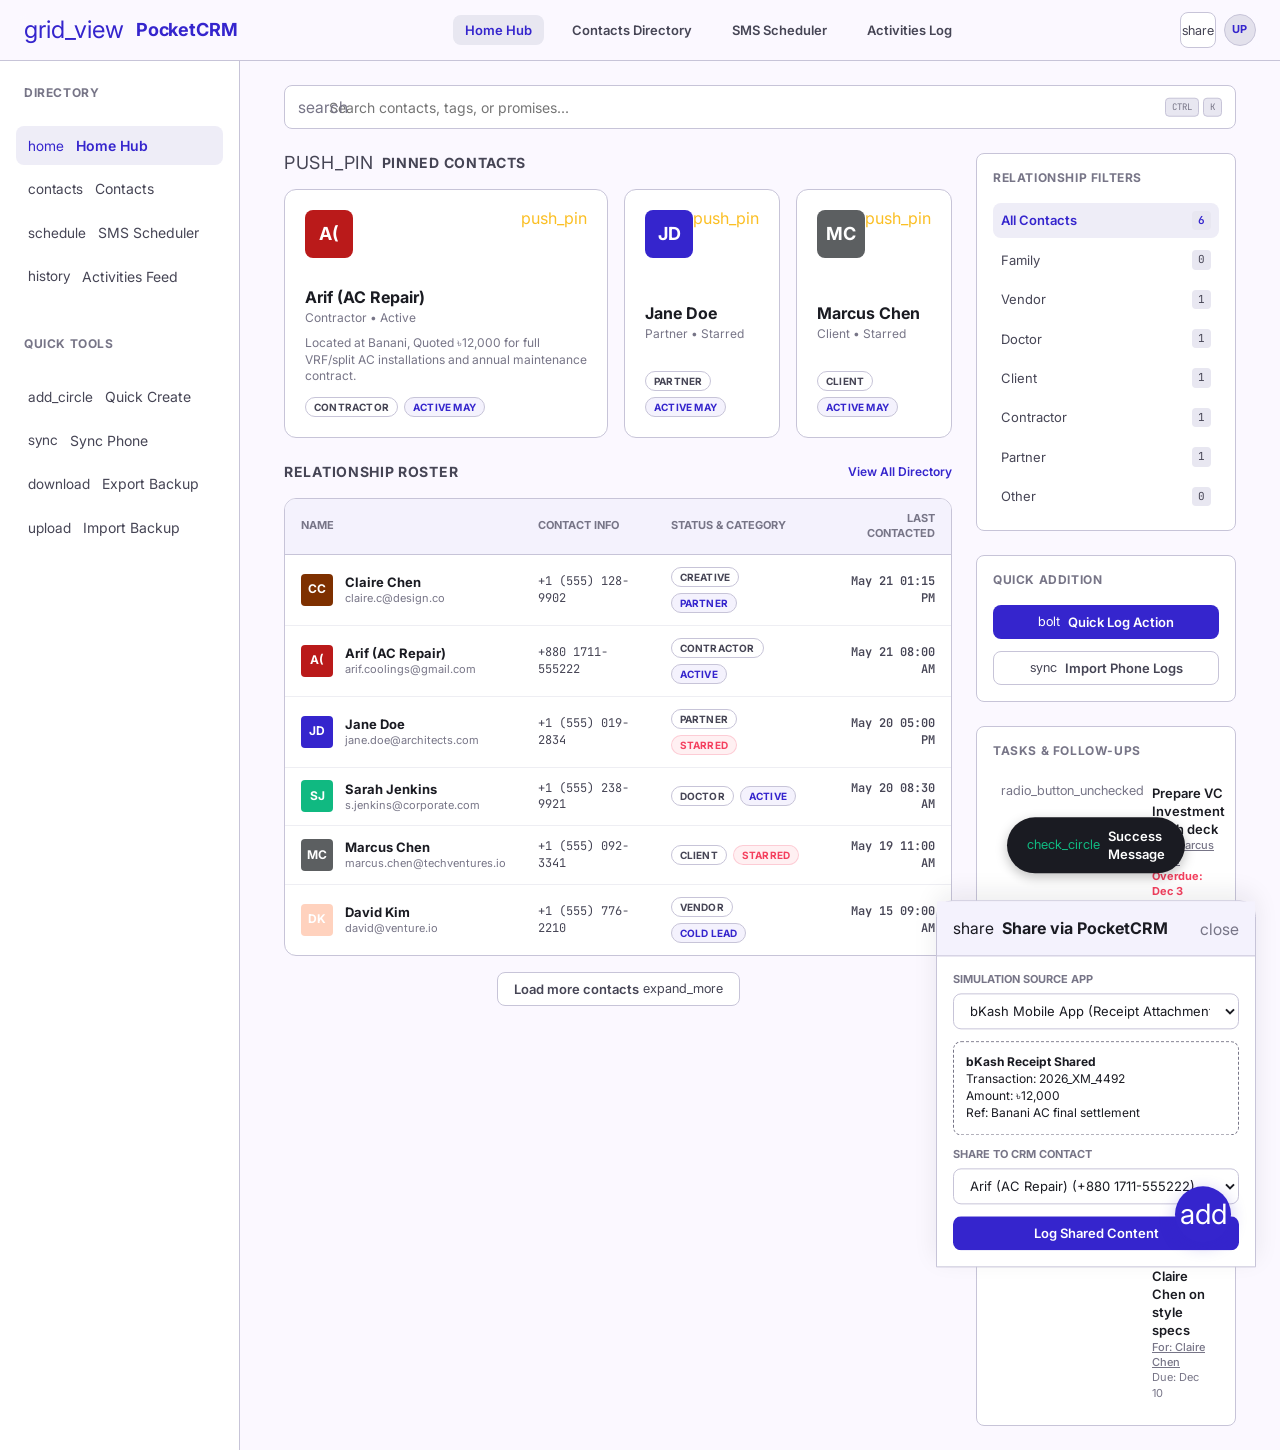
<file: index.html>
<!DOCTYPE html>
<html lang="en">
<head>
  <meta charset="UTF-8">
  <meta name="viewport" content="width=device-width, initial-scale=1.0">
  <title>PocketCRM | Local-First Personal Relationship OS</title>
  <link rel="stylesheet" href="css/style.css">
</head>
<body>

  <!-- Global Application Header -->
  <header>
    <div class="brand-wrapper" onclick="App.navigateTo('home')">
      <span class="material-symbols-outlined logo-icon">grid_view</span>
      <span class="brand-name">PocketCRM</span>
    </div>
    
    <div class="nav-desktop">
      <a href="#" class="nav-link active" data-view="home" onclick="App.navigateTo('home')">Home Hub</a>
      <a href="#" class="nav-link" data-view="directory" onclick="App.navigateTo('directory')">Contacts Directory</a>
      <a href="#" class="nav-link" data-view="scheduler" onclick="App.navigateTo('scheduler')">SMS Scheduler</a>
      <a href="#" class="nav-link" data-view="activities" onclick="App.navigateTo('activities')">Activities Log</a>
    </div>

    <div class="flex-row-gap">
      <button class="btn btn-secondary btn-icon" onclick="ShareSheet.toggle()" title="Open Share Simulator">
        <span class="material-symbols-outlined">share</span>
      </button>
      <div class="profile-badge" title="Developer User Profile">UP</div>
    </div>
  </header>

  <!-- Application Body Core -->
  <div class="app-container">
    
    <!-- Left Navigation Drawer (Desktop Only) -->
    <aside class="sidebar">
      <span class="sidebar-title">Directory</span>
      <nav class="sidebar-menu">
        <div class="sidebar-item active" data-view="home" onclick="App.navigateTo('home')">
          <span class="material-symbols-outlined">home</span>
          <span>Home Hub</span>
        </div>
        <div class="sidebar-item" data-view="directory" onclick="App.navigateTo('directory')">
          <span class="material-symbols-outlined">contacts</span>
          <span>Contacts</span>
        </div>
        <div class="sidebar-item" data-view="scheduler" onclick="App.navigateTo('scheduler')">
          <span class="material-symbols-outlined">schedule</span>
          <span>SMS Scheduler</span>
        </div>
        <div class="sidebar-item" data-view="activities" onclick="App.navigateTo('activities')">
          <span class="material-symbols-outlined">history</span>
          <span>Activities Feed</span>
        </div>
      </nav>
      
      <span class="sidebar-title" style="margin-top: 16px;">Quick Tools</span>
      <nav class="sidebar-menu">
        <div class="sidebar-item" onclick="Modals.open('quick-action-modal')">
          <span class="material-symbols-outlined">add_circle</span>
          <span>Quick Create</span>
        </div>
        <div class="sidebar-item" onclick="App.triggerPhoneSync()">
          <span class="material-symbols-outlined">sync</span>
          <span>Sync Phone</span>
        </div>
        <div class="sidebar-item" onclick="App.exportData()">
          <span class="material-symbols-outlined">download</span>
          <span>Export Backup</span>
        </div>
        <div class="sidebar-item" onclick="App.triggerImportData()">
          <span class="material-symbols-outlined">upload</span>
          <span>Import Backup</span>
        </div>
        <input type="file" id="hidden-import-input" accept=".json" style="display: none;" onchange="App.handleImportData(event)">
      </nav>
    </aside>

    <!-- Main Canvas Viewport -->
    <main class="canvas">

      <!-- ================= 1. HOME HUB VIEW ================= -->
      <section id="view-home" class="view-pane active">
        
        <!-- Search bar persistent -->
        <div class="search-wrapper">
          <span class="material-symbols-outlined search-icon">search</span>
          <input type="text" class="search-input" id="global-search" placeholder="Search contacts, tags, or promises..." oninput="App.onSearch(this.value)">
          <div class="search-shortcuts">
            <kbd class="kbd-chip">CTRL</kbd>
            <kbd class="kbd-chip">K</kbd>
          </div>
        </div>

        <div class="home-layout">
          <div class="home-main">
            <!-- Pinned Contacts Bento Section -->
            <div class="section-header">
              <span class="section-title">
                <span class="material-symbols-outlined" style="font-size: 18px;">push_pin</span>
                Pinned Contacts
              </span>
            </div>
            
            <div class="bento-grid" id="pinned-bento-grid">
              <!-- Seeded dynamically by JS -->
            </div>

            <!-- All Contacts summary dashboard -->
            <div class="section-header">
              <span class="section-title">Relationship Roster</span>
              <span class="section-link" onclick="App.navigateTo('directory')">View All Directory</span>
            </div>

            <div class="table-container">
              <table class="contacts-table">
                <thead>
                  <tr>
                    <th>Name</th>
                    <th>Contact Info</th>
                    <th>Status &amp; Category</th>
                    <th style="text-align: right;">Last Contacted</th>
                  </tr>
                </thead>
                <tbody id="home-contacts-list">
                  <!-- Seeded dynamically by JS -->
                </tbody>
              </table>
            </div>

            <div class="mt-md" style="display: flex; justify-content: center;">
              <button class="btn btn-secondary" onclick="App.navigateTo('directory')" style="gap:4px;">
                Load more contacts
                <span class="material-symbols-outlined">expand_more</span>
              </button>
            </div>
          </div>

          <!-- Right Sidebar Widgets -->
          <div class="home-sidebar">
            
            <!-- Global filters Category widget -->
            <div class="widget-card">
              <span class="widget-title">Relationship Filters</span>
              <div class="filter-list" id="category-filters">
                <div class="filter-item active" data-category="all" onclick="App.filterByCategory('all')">
                  <span>All Contacts</span>
                  <span class="filter-count" id="count-all">0</span>
                </div>
                <!-- Categories seeded dynamically by JS -->
              </div>
            </div>

            <!-- Global Action triggers -->
            <div class="widget-card">
              <span class="widget-title">Quick Addition</span>
              <button class="btn btn-primary" onclick="Modals.open('quick-action-modal')" style="width: 100%; justify-content: center;">
                <span class="material-symbols-outlined">bolt</span>
                Quick Log Action
              </button>
              <button class="btn btn-secondary" onclick="App.triggerPhoneSync()" style="width: 100%; justify-content: center;">
                <span class="material-symbols-outlined">sync</span>
                Import Phone Logs
              </button>
            </div>

            <!-- Active Reminders Checklist -->
            <div class="widget-card">
              <span class="widget-title">Tasks &amp; Follow-ups</span>
              <div class="filter-list" id="home-tasks-list" style="gap: 8px;">
                <!-- Seeded dynamically -->
              </div>
            </div>

          </div>
        </div>
      </section>

      <!-- ================= 2. DIRECTORY VIEW ================= -->
      <section id="view-directory" class="view-pane">
        <div class="section-header">
          <span class="section-title">Contacts Directory</span>
          <div class="header-action-row">
            <button class="btn btn-secondary" onclick="App.triggerPhoneSync()">
              <span class="material-symbols-outlined">sync</span>
              Sync Phone
            </button>
            <button class="btn btn-primary" onclick="Modals.open('add-contact-modal')">
              <span class="material-symbols-outlined">add</span>
              New Contact
            </button>
          </div>
        </div>

        <div class="search-wrapper" style="margin-bottom: 16px;">
          <span class="material-symbols-outlined search-icon">search</span>
          <input type="text" class="search-input" id="directory-search" placeholder="Type name, phone or tags to filter roster..." oninput="App.onDirectorySearch(this.value)">
        </div>

        <div class="table-container">
          <table class="contacts-table">
            <thead>
              <tr>
                <th onclick="App.sortDirectory('name')" style="cursor: pointer;">Name <span class="material-symbols-outlined" style="font-size: 12px;">unfold_more</span></th>
                <th>Phone Number</th>
                <th onclick="App.sortDirectory('category')" style="cursor: pointer;">Category <span class="material-symbols-outlined" style="font-size: 12px;">unfold_more</span></th>
                <th onclick="App.sortDirectory('status')" style="cursor: pointer;">Status <span class="material-symbols-outlined" style="font-size: 12px;">unfold_more</span></th>
                <th onclick="App.sortDirectory('lastContacted')" style="cursor: pointer; text-align: right;">Last Contacted <span class="material-symbols-outlined" style="font-size: 12px;">unfold_more</span></th>
              </tr>
            </thead>
            <tbody id="directory-contacts-list">
              <!-- Seeded dynamically -->
            </tbody>
          </table>
        </div>
      </section>

      <!-- ================= 3. RELATIONSHIP THREAD VIEW ================= -->
      <section id="view-thread" class="view-pane" style="padding-top: 56px;">
        <!-- Fixed sub-header for active contact -->
        <div class="thread-header">
          <div class="thread-header-inner">
            <div class="contact-meta-group">
              <button class="back-btn" onclick="App.navigateTo('home')">
                <span class="material-symbols-outlined">arrow_back</span>
              </button>
              <div class="bento-avatar" id="thread-contact-avatar">X</div>
              <div class="contact-header-text">
                <h1 class="contact-header-name" id="thread-contact-name">
                  Contact Name 
                  <span class="material-symbols-outlined bento-star" id="thread-contact-star" onclick="App.toggleThreadContactFav()">star</span>
                </h1>
                <p class="text-number text-small" id="thread-contact-phone">+880 1700-000000</p>
              </div>
            </div>
            
            <div class="header-action-row">
              <button class="btn btn-secondary btn-icon" onclick="App.triggerThreadCall()" title="Dial Outgoing Call">
                <span class="material-symbols-outlined">call</span>
              </button>
              <button class="btn btn-primary" onclick="Modals.open('schedule-sms-modal')">
                <span class="material-symbols-outlined">schedule_send</span>
                <span>Schedule SMS</span>
              </button>
              <button class="btn btn-secondary btn-icon" id="thread-settings-btn" onclick="App.toggleThreadEnrichmentBox()" title="Manual Enrichment Panel">
                <span class="material-symbols-outlined">edit</span>
              </button>
            </div>
          </div>
        </div>

        <div class="thread-container">
          
          <!-- Pinned Note widget inside timeline -->
          <div class="pinned-note-box" id="thread-pinned-note-box" style="display: none;">
            <span class="material-symbols-outlined pinned-note-icon">push_pin</span>
            <div class="pinned-note-content">
              <div class="section-header" style="margin-bottom: 2px;">
                <span class="pinned-note-title">Pinned Notes</span>
                <span class="material-symbols-outlined text-[14px]" style="cursor:pointer;" onclick="App.clearThreadPinnedNote()" title="Unpin Note">close</span>
              </div>
              <p class="pinned-note-text" id="thread-pinned-note-text">Pinned note content here...</p>
            </div>
          </div>

          <!-- Upcoming Promise / Action items widget -->
          <div class="pinned-note-box" id="thread-upcoming-action-box" style="background-color: var(--amber-bg); border-color: rgba(245,158,11,0.2); display: none;">
            <span class="material-symbols-outlined" style="color: var(--amber);">event_repeat</span>
            <div class="pinned-note-content">
              <div class="section-header" style="margin-bottom: 2px;">
                <span class="pinned-note-title" style="color: var(--amber);">Upcoming Promise Track</span>
              </div>
              <p class="pinned-note-text" id="thread-upcoming-action-text" style="font-weight: 500;"></p>
            </div>
          </div>

          <!-- Enrichment details Panel Drawer -->
          <div class="enrichment-box" id="thread-enrichment-box" style="display: none;">
            <div class="enrichment-tabs">
              <div class="enrichment-tab active" data-tab="social" onclick="App.switchEnrichTab('social')">Social Profiles</div>
              <div class="enrichment-tab" data-tab="notes" onclick="App.switchEnrichTab('notes')">Pinned Summary</div>
              <div class="enrichment-tab" data-tab="meta" onclick="App.switchEnrichTab('meta')">Labels &amp; Tags</div>
            </div>

            <!-- Tab 1: Social Profiles -->
            <div class="enrichment-pane active" id="enrich-pane-social">
              <form class="enrichment-form" onsubmit="App.saveEnrichmentSocial(event)">
                <div class="form-group">
                  <label class="form-label">Facebook Profile</label>
                  <input type="url" class="form-input" id="enrich-fb" placeholder="https://facebook.com/username">
                </div>
                <div class="form-group">
                  <label class="form-label">LinkedIn Profile</label>
                  <input type="url" class="form-input" id="enrich-linkedin" placeholder="https://linkedin.com/in/username">
                </div>
                <div class="form-group">
                  <label class="form-label">Gmail/Email address</label>
                  <input type="email" class="form-input" id="enrich-gmail" placeholder="contact@gmail.com">
                </div>
                <button type="submit" class="btn btn-primary" style="margin-top: 8px;">Save Social Data</button>
              </form>
            </div>

            <!-- Tab 2: Pinned Summary -->
            <div class="enrichment-pane" id="enrich-pane-notes">
              <form class="enrichment-form" onsubmit="App.saveEnrichmentPinnedNote(event)">
                <div class="form-group">
                  <label class="form-label">Pinned Relationship Note</label>
                  <textarea class="form-input" id="enrich-pinned-note" style="height: 80px; padding: 8px; resize: none;" placeholder="Provide critical CRM detail..."></textarea>
                </div>
                <button type="submit" class="btn btn-primary">Pin Note</button>
              </form>
            </div>

            <!-- Tab 3: Labels and tags -->
            <div class="enrichment-pane" id="enrich-pane-meta">
              <form class="enrichment-form" onsubmit="App.saveEnrichmentLabels(event)">
                <div class="form-group">
                  <label class="form-label">Relationship Category</label>
                  <select class="form-input" id="enrich-category">
                    <option value="Family">Family</option>
                    <option value="Vendor">Vendor</option>
                    <option value="Doctor">Doctor</option>
                    <option value="Client">Client</option>
                    <option value="Contractor">Contractor</option>
                    <option value="Partner">Partner</option>
                    <option value="Other">Other</option>
                  </select>
                </div>
                <div class="form-group">
                  <label class="form-label">Deal / Status Badge</label>
                  <select class="form-input" id="enrich-status">
                    <option value="Active">Active</option>
                    <option value="Pending">Pending</option>
                    <option value="Cold Lead">Cold Lead</option>
                    <option value="Starred">Starred</option>
                  </select>
                </div>
                <button type="submit" class="btn btn-primary">Update badges</button>
              </form>
            </div>
          </div>

          <!-- Scrollable Chronological timeline list -->
          <div class="timeline-list" id="thread-timeline-list">
            <!-- Timeline elements populated by JS -->
          </div>

        </div>

        <!-- Float Event Logger at Bottom -->
        <footer class="logger-footer">
          <div class="logger-inner">
            <div class="logger-chips">
              <span class="logger-chip" onclick="App.insertLoggerTemplate('#payment')">#payment ৳</span>
              <span class="logger-chip" onclick="App.insertLoggerTemplate('#promise')">#promise</span>
              <span class="logger-chip" onclick="App.insertLoggerTemplate('#quote')">#quote ৳</span>
              <span class="logger-chip" onclick="App.insertLoggerTemplate('#schedule')">#schedule</span>
              <span class="logger-chip" onclick="App.insertLoggerTemplate('#meeting')">#meeting at Banani</span>
            </div>

            <div class="logger-input-bar">
              <span class="material-symbols-outlined logger-input-icon">edit_note</span>
              <input type="text" class="logger-input" id="logger-text-input" placeholder="Log outgoing call, sent payment ৳5,000, or typed note..." onkeypress="App.handleLoggerKeyPress(event)">
              
              <button class="logger-tool-btn" onclick="App.triggerFileAttachment()" title="Attach File/Screenshot">
                <span class="material-symbols-outlined">attach_file</span>
              </button>
              <button class="logger-tool-btn" id="voice-record-btn" onclick="App.triggerVoiceRecording()" title="Record Voice Memo">
                <span class="material-symbols-outlined">mic</span>
              </button>
              <button class="btn btn-primary" onclick="App.logEventFromLogger()" style="height: 32px; padding: 0 12px; font-size: 11px;">Log Event</button>
            </div>
            
            <!-- Hidden inputs for file trigger -->
            <input type="file" id="hidden-file-input" style="display:none;" onchange="App.handleFileAttached(event)">
          </div>
        </footer>
      </section>

      <!-- ================= 4. SMS SCHEDULER HUB ================= -->
      <section id="view-scheduler" class="view-pane">
        <div class="section-header">
          <span class="section-title">Automated Dispatch Hub</span>
          <button class="btn btn-primary" onclick="Modals.open('schedule-sms-modal')">
            <span class="material-symbols-outlined">add</span>
            New Schedule
          </button>
        </div>

        <div class="sms-summary-grid">
          <!-- Left widget Queue status -->
          <div class="queue-card">
            <div>
              <span class="queue-badge">Dispatch status</span>
              <h2 class="queue-title" id="scheduler-pending-count">8 Messages Pending</h2>
              <p class="queue-subtext" id="scheduler-timer">Next automated dispatch check in 5:00</p>
            </div>
            <div class="queue-actions">
              <button class="btn btn-primary" onclick="App.triggerInstantDispatchAll()">
                <span class="material-symbols-outlined" style="font-size: 16px;">send</span>
                Dispatch Pending Now
              </button>
              <button class="btn btn-secondary" id="scheduler-toggle-all-btn" onclick="App.toggleAllScheduler()">
                Pause All queue
              </button>
            </div>
            <span class="material-symbols-outlined decor-icon">schedule</span>
          </div>

          <!-- Right widget success meter -->
          <div class="meter-card">
            <span class="queue-badge">Successful Dispatches</span>
            <div class="meter-value">99.4%</div>
            <p class="queue-subtext" style="color: var(--primary);">1,204 messages dispatched on-device</p>
          </div>
        </div>

        <!-- Filter bar -->
        <div class="flex-row-gap" style="justify-content: space-between; margin-bottom: 16px;">
          <input type="text" class="search-input" id="scheduler-search" style="width: 280px; margin-bottom:0;" placeholder="Search scheduled messages..." oninput="App.onSchedulerSearch(this.value)">
          <div class="flex-row-gap">
            <button class="btn btn-secondary" onclick="App.refreshSchedulerList()">
              <span class="material-symbols-outlined">refresh</span>
            </button>
          </div>
        </div>

        <!-- Scheduled tables list -->
        <div class="table-container">
          <table class="contacts-table">
            <thead>
              <tr>
                <th>Recipient</th>
                <th>Message Content</th>
                <th>Scheduled Date &amp; Time</th>
                <th>Status</th>
                <th style="text-align: right;">Actions</th>
              </tr>
            </thead>
            <tbody id="scheduler-list-rows">
              <!-- Seeded dynamically -->
            </tbody>
          </table>
        </div>
      </section>

      <!-- ================= 5. GLOBAL ACTIVITIES VIEW ================= -->
      <section id="view-activities" class="view-pane">
        <div class="section-header">
          <span class="section-title">Global Activities Feed</span>
          <span class="text-small" id="activities-total">Total timeline logs: 0</span>
        </div>

        <div class="table-container" style="padding: 16px;">
          <div class="timeline-list" id="global-activities-timeline">
            <!-- Seeded dynamically -->
          </div>
        </div>
      </section>

    </main>
  </div>

  <!-- Mobile Navigation Bar overlay -->
  <nav class="mobile-nav">
    <div class="mobile-nav-item active" data-view="home" onclick="App.navigateTo('home')">
      <span class="material-symbols-outlined">home</span>
      <span>Home</span>
    </div>
    <div class="mobile-nav-item" data-view="directory" onclick="App.navigateTo('directory')">
      <span class="material-symbols-outlined">contacts</span>
      <span>Directory</span>
    </div>
    <div class="mobile-nav-item" data-view="scheduler" onclick="App.navigateTo('scheduler')">
      <span class="material-symbols-outlined">schedule</span>
      <span>Scheduler</span>
    </div>
    <div class="mobile-nav-item" data-view="activities" onclick="App.navigateTo('activities')">
      <span class="material-symbols-outlined">history</span>
      <span>Feed</span>
    </div>
  </nav>

  <!-- ================= DIALOGS AND MODALS ================= -->

  <!-- Modal 1: Add New Contact dialog -->
  <div class="modal-overlay" id="add-contact-modal">
    <div class="modal-content">
      <div class="modal-header">
        <span class="modal-title">Create CRM Contact</span>
        <button class="modal-close" onclick="Modals.close('add-contact-modal')">
          <span class="material-symbols-outlined">close</span>
        </button>
      </div>
      <form class="enrichment-form" onsubmit="App.handleCreateContact(event)">
        <div class="form-group">
          <label class="form-label">Full Name</label>
          <input type="text" class="form-input" id="new-contact-name" required placeholder="Arif AC Repair">
        </div>
        <div class="form-group">
          <label class="form-label">Phone Number</label>
          <input type="text" class="form-input" id="new-contact-phone" required placeholder="+880 1711-XXXXXX">
        </div>
        <div class="form-group">
          <label class="form-label">Email Address</label>
          <input type="email" class="form-input" id="new-contact-email" placeholder="contact@email.com">
        </div>
        <div class="form-group">
          <label class="form-label">Category</label>
          <select class="form-input" id="new-contact-category">
            <option value="Family">Family</option>
            <option value="Vendor">Vendor</option>
            <option value="Doctor">Doctor</option>
            <option value="Client" selected>Client</option>
            <option value="Contractor">Contractor</option>
            <option value="Partner">Partner</option>
            <option value="Other">Other</option>
          </select>
        </div>
        <div class="form-group">
          <label class="form-label">Pinned Relationship Note (Initial)</label>
          <textarea class="form-input" id="new-contact-pinned" style="height: 60px; padding: 8px; resize:none;" placeholder="Special guidelines, quotes, or locations..."></textarea>
        </div>
        <button type="submit" class="btn btn-primary" style="margin-top: 8px; width: 100%; justify-content: center;">Create Local Contact</button>
      </form>
    </div>
  </div>

  <!-- Modal 2: New Schedule SMS dialog -->
  <div class="modal-overlay" id="schedule-sms-modal">
    <div class="modal-content">
      <div class="modal-header">
        <span class="modal-title">Schedule Outgoing SMS</span>
        <button class="modal-close" onclick="Modals.close('schedule-sms-modal')">
          <span class="material-symbols-outlined">close</span>
        </button>
      </div>
      <form class="enrichment-form" onsubmit="App.handleCreateScheduleSMS(event)">
        <div class="form-group">
          <label class="form-label">Select Recipient</label>
          <select class="form-input" id="schedule-sms-contact" required>
            <!-- Seeded dynamically with available contacts -->
          </select>
        </div>
        <div class="form-group">
          <label class="form-label">Message Template / Text</label>
          <textarea class="form-input" id="schedule-sms-text" style="height: 100px; padding: 8px; resize:none;" required placeholder="Enter message body details..."></textarea>
        </div>
        <div class="form-group">
          <label class="form-label">Dispatch Date &amp; Time</label>
          <input type="datetime-local" class="form-input" id="schedule-sms-time" required>
        </div>
        <button type="submit" class="btn btn-primary" style="margin-top: 8px; width: 100%; justify-content: center;">Add message to queue</button>
      </form>
    </div>
  </div>

  <!-- Modal 3: Global Quick Log Event Action Dialog -->
  <div class="modal-overlay" id="quick-action-modal">
    <div class="modal-content">
      <div class="modal-header">
        <span class="modal-title">Global Quick Event Log</span>
        <button class="modal-close" onclick="Modals.close('quick-action-modal')">
          <span class="material-symbols-outlined">close</span>
        </button>
      </div>
      <form class="enrichment-form" onsubmit="App.handleQuickActionSubmit(event)">
        <div class="form-group" style="position: relative;">
          <label class="form-label">Target Relationship Contact</label>
          <input type="text" class="form-input" id="quick-action-contact-search" placeholder="Type contact name..." required autocomplete="off">
          <input type="hidden" id="quick-action-contact-id" required>
          <div id="quick-action-suggestions" class="autocomplete-suggestions" style="display: none;"></div>
        </div>
        <div class="form-group">
          <label class="form-label">Event Log Type</label>
          <select class="form-input" id="quick-action-type" onchange="App.onQuickLogTypeChange(this.value)">
            <option value="note">Text Note</option>
            <option value="call">Call Log</option>
            <option value="payment">Payment Record (৳)</option>
            <option value="promise">Promise Track Indicator</option>
          </select>
        </div>
        <div class="form-group">
          <label class="form-label">Event / Interaction Details</label>
          <textarea class="form-input" id="quick-action-text" required style="height: 80px; padding: 8px; resize:none;" placeholder="Called about AC repair, quoted ৳12,000..."></textarea>
        </div>
        
        <!-- Contextual sub fields based on selection -->
        <div id="quick-subfield-payment" style="display: none;" class="form-group">
          <label class="form-label">Payment Amount (৳)</label>
          <input type="text" class="form-input" id="quick-payment-amount" placeholder="৳5,000">
        </div>
        
        <div id="quick-subfield-call" style="display: none;" class="form-group">
          <label class="form-label">Call Duration</label>
          <input type="text" class="form-input" id="quick-call-duration" placeholder="5 mins">
        </div>

        <button type="submit" class="btn btn-primary" style="margin-top: 8px; width: 100%; justify-content: center;">Log Event Instantly</button>
      </form>
    </div>
  </div>

  <!-- Modal 4: Spam filter synchronized console logs -->
  <div class="modal-overlay" id="sync-console-modal">
    <div class="modal-content" style="max-width: 520px;">
      <div class="modal-header">
        <span class="modal-title">Spam &amp; Automated SMS Sync Log</span>
        <button class="modal-close" onclick="Modals.close('sync-console-modal')">
          <span class="material-symbols-outlined">close</span>
        </button>
      </div>
      <div>
        <p class="text-small" style="margin-bottom: 8px;">Syncing with Android phone logs. Automated marketing and verification messages are isolated and dropped from contacts roster.</p>
        <div class="spam-console" id="sync-terminal">
          <!-- Live logger terminal lines -->
        </div>
      </div>
      <div style="display:flex; justify-content:flex-end;">
        <button class="btn btn-primary" onclick="Modals.close('sync-console-modal')">Done Syncing</button>
      </div>
    </div>
  </div>

  <!-- Modal 5: Export Settings Modal -->
  <div class="modal-overlay" id="export-settings-modal">
    <div class="modal-content" style="max-width: 480px;">
      <div class="modal-header">
        <span class="modal-title" style="display:flex; align-items:center; gap:8px;">
          <span class="material-symbols-outlined text-primary">download</span>
          Export Database Backup
        </span>
        <button class="modal-close" onclick="Modals.close('export-settings-modal')">
          <span class="material-symbols-outlined">close</span>
        </button>
      </div>
      <div style="margin-bottom: 16px;">
        <p class="text-small" style="margin-bottom: 16px; color: var(--on-surface-variant);">
          Select which database tables to include in your offline migration backup file. All contact metadata, manual social links, and media notes will be serialized client-side.
        </p>
        <form id="export-settings-form" onsubmit="App.performExport(event)">
          <div class="form-group" style="display: flex; align-items: center; gap: 10px; margin-bottom: 12px; cursor: pointer;">
            <input type="checkbox" id="export-contacts" checked style="width: 18px; height: 18px; cursor: pointer;">
            <div>
              <label for="export-contacts" style="font-weight: 700; cursor: pointer;">Contacts &amp; Profile Enrichment</label>
              <p class="text-small" style="color: var(--outline); margin: 0;">Roster, categories, social profiles, and summary notes.</p>
            </div>
          </div>
          
          <div class="form-group" style="display: flex; align-items: center; gap: 10px; margin-bottom: 12px; cursor: pointer;">
            <input type="checkbox" id="export-timeline" checked style="width: 18px; height: 18px; cursor: pointer;">
            <div>
              <label for="export-timeline" style="font-weight: 700; cursor: pointer;">Timeline &amp; SMS History</label>
              <p class="text-small" style="color: var(--outline); margin: 0;">Logs, phone syncs, bKash payments, and voice notes.</p>
            </div>
          </div>
          
          <div class="form-group" style="display: flex; align-items: center; gap: 10px; margin-bottom: 12px; cursor: pointer;">
            <input type="checkbox" id="export-sms" checked style="width: 18px; height: 18px; cursor: pointer;">
            <div>
              <label for="export-sms" style="font-weight: 700; cursor: pointer;">Scheduled SMS Queue</label>
              <p class="text-small" style="color: var(--outline); margin: 0;">Queue of automated outbound drafts and dispatch lists.</p>
            </div>
          </div>
          
          <div class="form-group" style="display: flex; align-items: center; gap: 10px; margin-bottom: 20px; cursor: pointer;">
            <input type="checkbox" id="export-tasks" checked style="width: 18px; height: 18px; cursor: pointer;">
            <div>
              <label for="export-tasks" style="font-weight: 700; cursor: pointer;">Tasks &amp; Promises</label>
              <p class="text-small" style="color: var(--outline); margin: 0;">Tracked relationship promises and task completion logs.</p>
            </div>
          </div>
          
          <div style="display: flex; justify-content: flex-end; gap: 12px;">
            <button type="button" class="btn btn-secondary" onclick="Modals.close('export-settings-modal')">Cancel</button>
            <button type="submit" class="btn btn-primary" style="gap: 8px;">
              <span class="material-symbols-outlined">download</span>
              Download Backup
            </button>
          </div>
        </form>
      </div>
    </div>
  </div>

  <!-- Modal 6: Import Settings Modal -->
  <div class="modal-overlay" id="import-settings-modal">
    <div class="modal-content" style="max-width: 480px;">
      <div class="modal-header">
        <span class="modal-title" style="display:flex; align-items:center; gap:8px;">
          <span class="material-symbols-outlined text-primary">upload</span>
          Configure Database Import
        </span>
        <button class="modal-close" onclick="Modals.close('import-settings-modal')">
          <span class="material-symbols-outlined">close</span>
        </button>
      </div>
      <div style="margin-bottom: 16px;">
        <div id="import-summary-info" style="background: var(--surface-container-low); padding: 12px; border-radius: var(--radius-default); margin-bottom: 16px; border: 1px solid var(--outline-variant); font-size: 13px;">
          <!-- Populated dynamically with parsed backup summary info -->
        </div>

        <p class="text-small" style="margin-bottom: 16px; color: var(--on-surface-variant);">
          Select which parts of the backup file you want to restore to this device:
        </p>

        <form id="import-settings-form" onsubmit="App.performImport(event)">
          <div class="form-group" style="display: flex; align-items: center; gap: 10px; margin-bottom: 12px;">
            <input type="checkbox" id="import-contacts-chk" checked style="width: 18px; height: 18px; cursor: pointer;">
            <div>
              <label for="import-contacts-chk" style="font-weight: 700; cursor: pointer;" id="import-contacts-label">Contacts &amp; Profiles</label>
            </div>
          </div>
          
          <div class="form-group" style="display: flex; align-items: center; gap: 10px; margin-bottom: 12px;">
            <input type="checkbox" id="import-timeline-chk" checked style="width: 18px; height: 18px; cursor: pointer;">
            <div>
              <label for="import-timeline-chk" style="font-weight: 700; cursor: pointer;" id="import-timeline-label">Timeline &amp; SMS History</label>
            </div>
          </div>
          
          <div class="form-group" style="display: flex; align-items: center; gap: 10px; margin-bottom: 12px;">
            <input type="checkbox" id="import-sms-chk" checked style="width: 18px; height: 18px; cursor: pointer;">
            <div>
              <label for="import-sms-chk" style="font-weight: 700; cursor: pointer;" id="import-sms-label">Scheduled SMS Queue</label>
            </div>
          </div>
          
          <div class="form-group" style="display: flex; align-items: center; gap: 10px; margin-bottom: 20px;">
            <input type="checkbox" id="import-tasks-chk" checked style="width: 18px; height: 18px; cursor: pointer;">
            <div>
              <label for="import-tasks-chk" style="font-weight: 700; cursor: pointer;" id="import-tasks-label">Tasks &amp; Promises</label>
            </div>
          </div>

          <div class="form-group" style="margin-bottom: 20px;">
            <label class="form-label" style="font-weight: 700;">Import Strategy</label>
            <div style="display: flex; flex-direction: column; gap: 8px; margin-top: 6px;">
              <label style="display: flex; align-items: center; gap: 8px; font-size: 13px; cursor: pointer;">
                <input type="radio" name="import-strategy" value="overwrite" checked style="width: 16px; height: 16px;">
                <span><strong>Overwrite</strong>: Clears existing data of selected types and inserts backup data (Clean state)</span>
              </label>
              <label style="display: flex; align-items: center; gap: 8px; font-size: 13px; cursor: pointer;">
                <input type="radio" name="import-strategy" value="merge" style="width: 16px; height: 16px;">
                <span><strong>Merge / Append</strong>: Appends timeline/SMS logs and merges contacts without losing current data</span>
              </label>
            </div>
          </div>
          
          <div style="display: flex; justify-content: flex-end; gap: 12px;">
            <button type="button" class="btn btn-secondary" onclick="Modals.close('import-settings-modal')">Cancel</button>
            <button type="submit" class="btn btn-primary" style="gap: 8px; background: var(--emerald); border-color: var(--emerald);">
              <span class="material-symbols-outlined">upload</span>
              Complete Restore
            </button>
          </div>
        </form>
      </div>
    </div>
  </div>

  <!-- Floating Simulated Share Sheet Drawer Panel -->
  <div class="share-sheet" id="share-sheet-drawer">
    <div class="share-header">
      <span class="font-headline-sm" style="display:flex; align-items:center; gap:8px; font-weight:700;">
        <span class="material-symbols-outlined text-primary">share</span>
        Share via PocketCRM
      </span>
      <button class="modal-close" onclick="ShareSheet.toggle()">
        <span class="material-symbols-outlined">close</span>
      </button>
    </div>
    <div class="share-body">
      <div class="form-group">
        <label class="form-label">Simulation Source App</label>
        <select class="form-input" id="share-source" onchange="ShareSheet.onSourceChange(this.value)">
          <option value="bKash">bKash Mobile App (Receipt Attachment)</option>
          <option value="WhatsApp">WhatsApp Chat (Screenshot attachment)</option>
          <option value="Maps">Google Maps Navigation (Location Share)</option>
        </select>
      </div>

      <div class="share-preview-card" id="share-preview">
        <!-- Render preview text details -->
      </div>

      <div class="form-group">
        <label class="form-label">Share to CRM Contact</label>
        <select class="form-input" id="share-contact-select">
          <!-- Seeded dynamically -->
        </select>
      </div>

      <button class="btn btn-primary" onclick="ShareSheet.submitShare()" style="width: 100%; justify-content: center;">
        Log Shared Content
      </button>
    </div>
  <!-- Floating Action Button -->
  <button class="fab" id="global-fab" onclick="Modals.open('fab-choice-modal')">
    <span class="material-symbols-outlined" style="font-size: 28px;">add</span>
  </button>

  <!-- FAB Choice Modal: Create Contact or Log Event -->
  <div class="modal-overlay" id="fab-choice-modal">
    <div class="modal-content" style="max-width: 400px; padding: 24px;">
      <div class="modal-header" style="border-bottom: none; padding-bottom: 0;">
        <span class="modal-title" style="font-size: 20px; font-weight: 700;">What would you like to do?</span>
        <button class="modal-close" onclick="Modals.close('fab-choice-modal')">
          <span class="material-symbols-outlined">close</span>
        </button>
      </div>
      <div style="display: flex; flex-direction: column; gap: 16px; margin-top: 20px;">
        <div class="choice-card" onclick="Modals.close('fab-choice-modal'); Modals.open('add-contact-modal');">
          <div class="choice-icon" style="background-color: rgba(16, 185, 129, 0.1); color: #10b981;">
            <span class="material-symbols-outlined">person_add</span>
          </div>
          <div class="choice-info">
            <span class="choice-title">Create New Contact</span>
            <span class="choice-desc">Add a brand new contact to your CRM</span>
          </div>
        </div>
        <div class="choice-card" onclick="Modals.close('fab-choice-modal'); Modals.open('quick-action-modal');">
          <div class="choice-icon" style="background-color: rgba(53, 37, 205, 0.1); color: #3525CD;">
            <span class="material-symbols-outlined">edit_note</span>
          </div>
          <div class="choice-info">
            <span class="choice-title">Log Event / Task</span>
            <span class="choice-desc">Schedule calls, payments, or task indicators</span>
          </div>
        </div>
      </div>
    </div>
  </div>

  <!-- Notification Banner -->
  <div id="notif-banner" style="position: fixed; top: 16px; left: 50%; transform: translateX(-50%) translateY(-100px); z-index: 999; background: #1a1b22; color: #fff; padding: 10px 20px; border-radius: 30px; font-size: 13px; font-weight: 600; display: flex; align-items: center; gap: 8px; box-shadow: 0 4px 12px rgba(0,0,0,0.25); transition: transform 0.3s cubic-bezier(0.16, 1, 0.3, 1);">
    <span class="material-symbols-outlined" style="color: #10b981;">check_circle</span>
    <span id="notif-text">Success Message</span>
  </div>

  <!-- Script Modules loading -->
  <script src="js/database.js"></script>
  <script src="js/spamFilter.js"></script>
  <script src="js/shareSimulator.js"></script>
  <script src="js/app.js"></script>
</body>
</html>
</file>
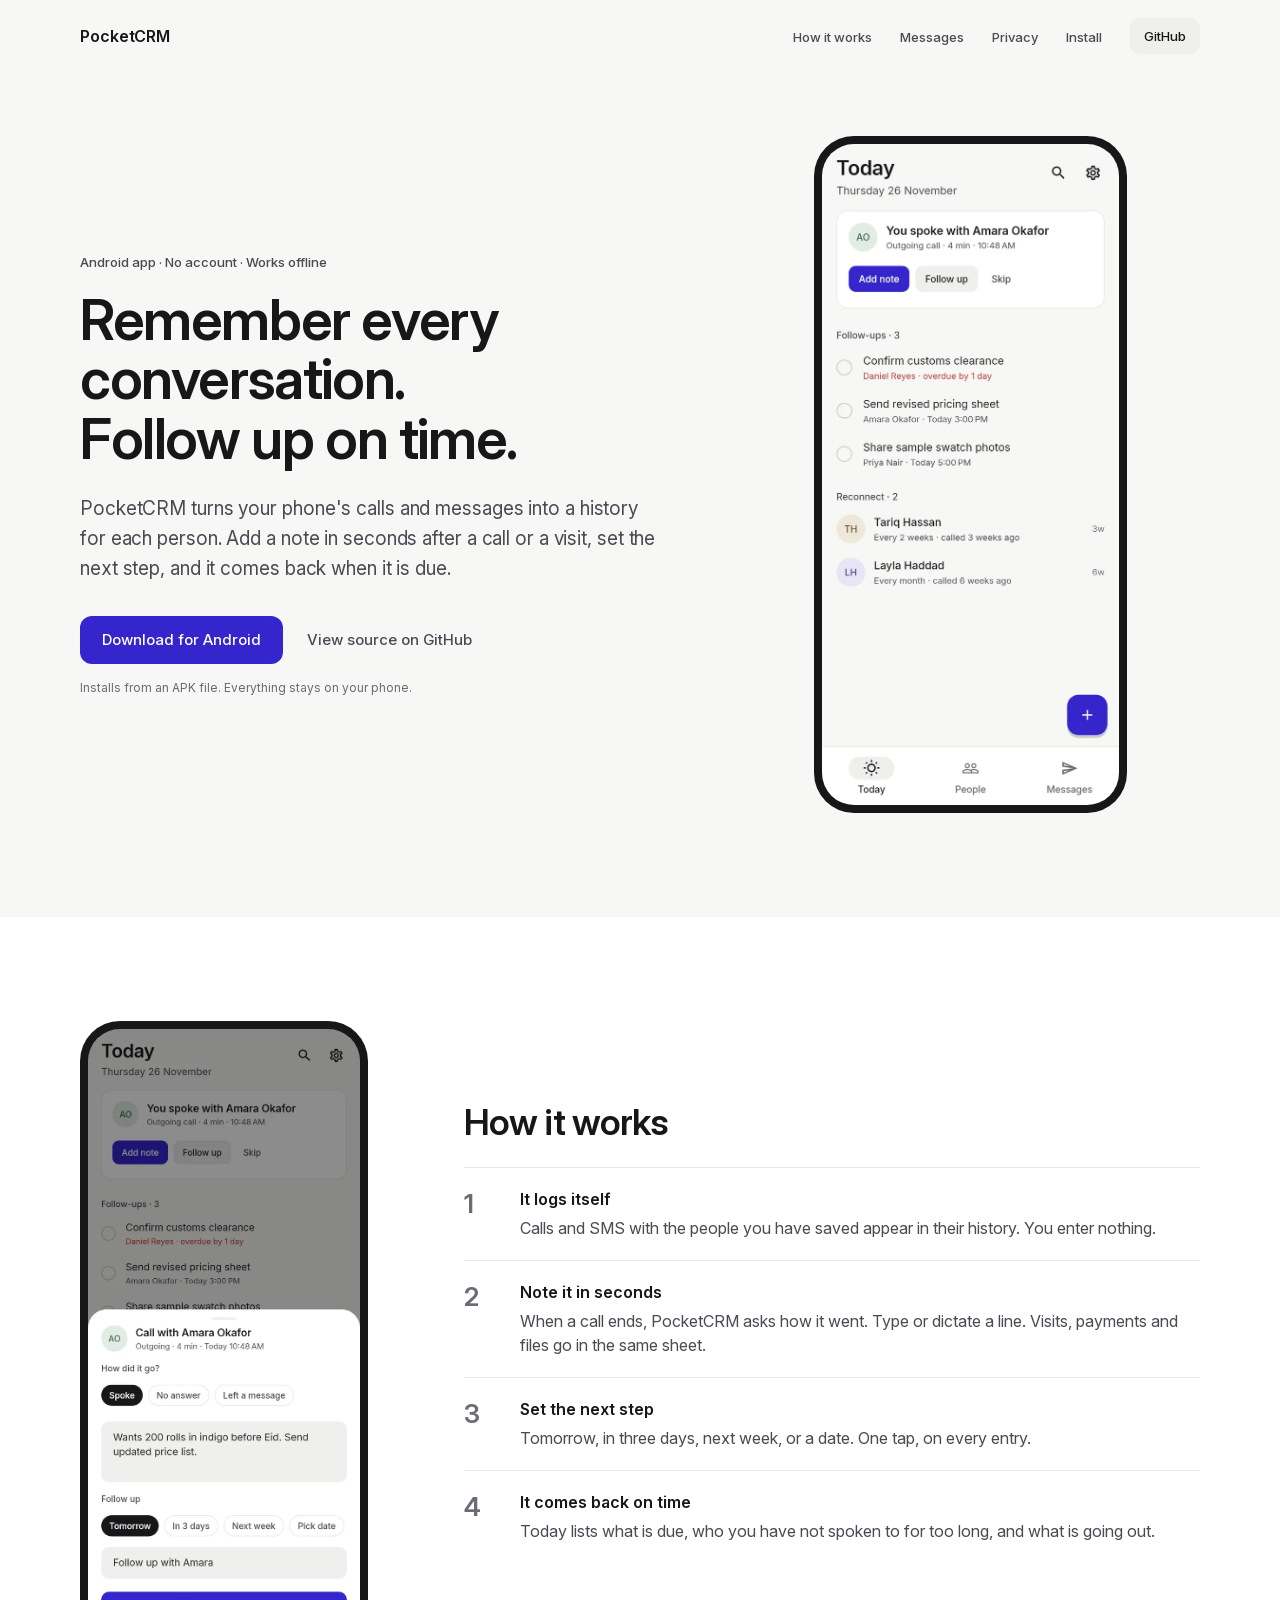
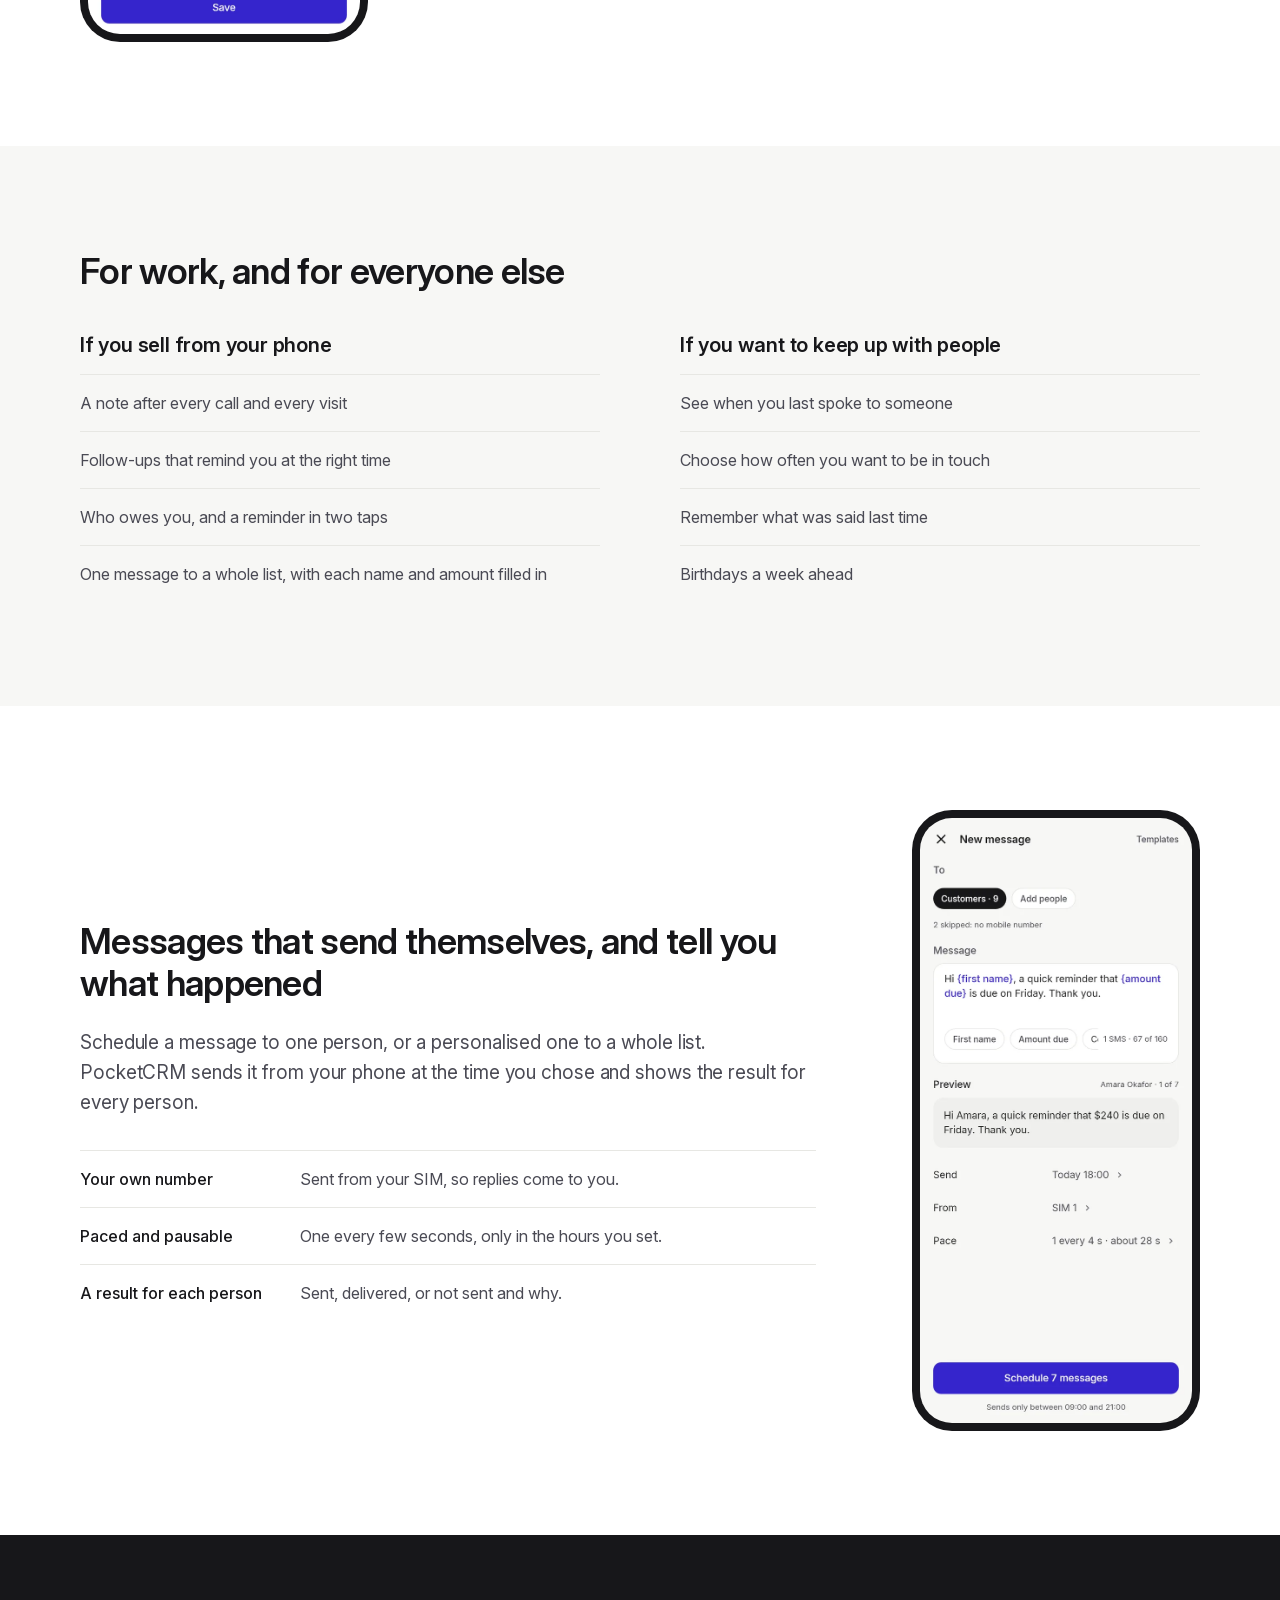
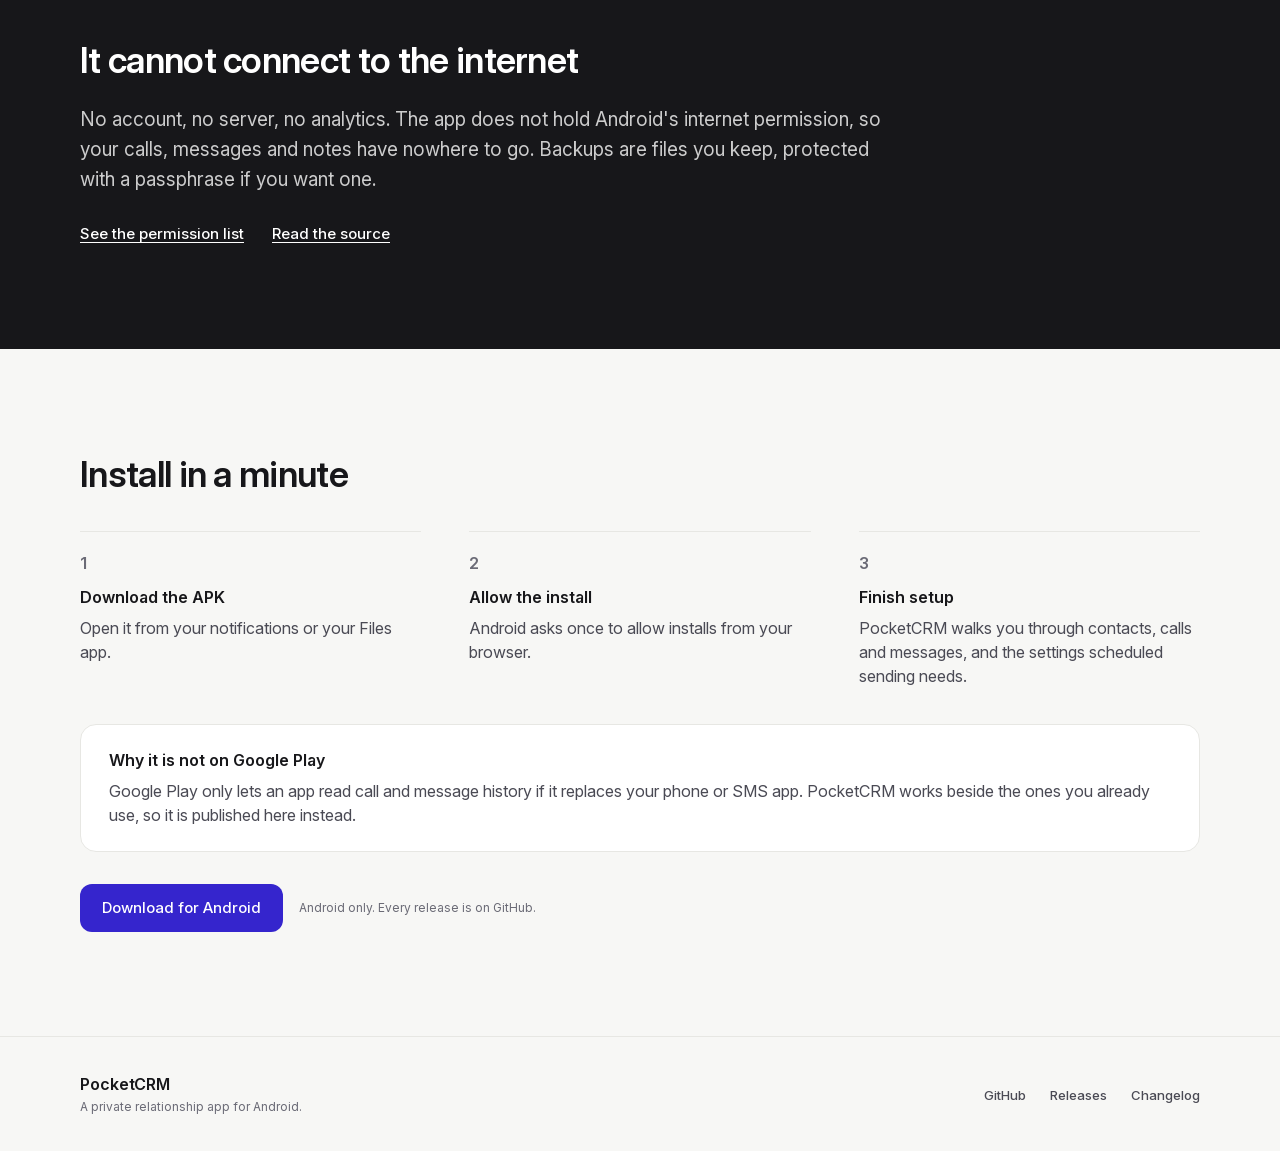
<file: docs/index.html>
<!DOCTYPE html>
<html lang="en">
<head>
  <meta charset="utf-8">
  <meta name="viewport" content="width=device-width, initial-scale=1">
  <title>PocketCRM: remember every conversation, follow up on time</title>
  <meta name="description" content="PocketCRM turns your phone's calls and messages into a history for each person. Add a note in seconds, set the next step, and follow up on time.">
  <link rel="canonical" href="https://tanzir71.github.io/git-pocket-crm/">
  <link rel="icon" type="image/svg+xml" href="favicon.svg">
  <meta name="theme-color" content="#F7F7F5" media="(prefers-color-scheme: light)">
  <meta name="theme-color" content="#0F0F11" media="(prefers-color-scheme: dark)">
  <meta property="og:type" content="website">
  <meta property="og:title" content="PocketCRM: remember every conversation, follow up on time">
  <meta property="og:description" content="PocketCRM turns your phone's calls and messages into a history for each person. Add a note in seconds, set the next step, and follow up on time.">
  <meta property="og:url" content="https://tanzir71.github.io/git-pocket-crm/">
  <meta property="og:image" content="https://tanzir71.github.io/git-pocket-crm/og.png">
  <meta property="og:image:width" content="1200">
  <meta property="og:image:height" content="630">
  <meta name="twitter:card" content="summary_large_image">
  <meta name="twitter:title" content="PocketCRM: remember every conversation, follow up on time">
  <meta name="twitter:description" content="PocketCRM turns your phone's calls and messages into a history for each person. Add a note in seconds, set the next step, and follow up on time.">
  <meta name="twitter:image" content="https://tanzir71.github.io/git-pocket-crm/og.png">
  <link rel="stylesheet" href="styles.css">
</head>
<body>
  <a class="skip-link" href="#main">Skip to content</a>

  <header class="site-header">
    <div class="container nav-inner">
      <a class="wordmark" href="./">PocketCRM</a>
      <nav class="nav-right" aria-label="Primary">
        <ul class="nav-links">
          <li><a href="#how-it-works">How it works</a></li>
          <li><a href="#messages">Messages</a></li>
          <li><a href="#privacy">Privacy</a></li>
          <li><a href="#install">Install</a></li>
        </ul>
        <a class="btn btn-secondary-sm nav-btn-desktop" href="https://github.com/tanzir71/git-pocket-crm">GitHub</a>
        <a class="btn btn-secondary-sm nav-btn-mobile" href="https://github.com/tanzir71/git-pocket-crm/releases/latest/download/PocketCRM.apk">Download</a>
      </nav>
    </div>
  </header>

  <main id="main">
    <section class="hero section-canvas">
      <div class="container hero-grid">
        <div>
          <p class="eyebrow">Android app · No account · Works offline</p>
          <h1>Remember every conversation.<br>Follow up on time.</h1>
          <p class="lead">PocketCRM turns your phone's calls and messages into a history for each person. Add a note in seconds after a call or a visit, set the next step, and it comes back when it is due.</p>
          <div class="cta-row">
            <a class="btn btn-primary" href="https://github.com/tanzir71/git-pocket-crm/releases/latest/download/PocketCRM.apk">Download for Android</a>
            <a class="btn btn-quiet" href="https://github.com/tanzir71/git-pocket-crm">View source on GitHub</a>
          </div>
          <p class="caption">Installs from an APK file. Everything stays on your phone.</p>
        </div>
        <div class="phone-wrap">
          <div class="phone-frame">
            <picture>
              <source srcset="assets/screen-today-dark.webp" media="(prefers-color-scheme: dark)" type="image/webp">
              <source srcset="assets/screen-today-dark.png" media="(prefers-color-scheme: dark)" type="image/png">
              <source srcset="assets/screen-today.webp" type="image/webp">
              <img src="assets/screen-today.png" width="626" height="1393" alt="The Today screen: a prompt to note a call that just ended, three follow-ups, and two people to reconnect with.">
            </picture>
          </div>
        </div>
      </div>
    </section>

    <section id="how-it-works" class="section section-surface">
      <div class="container split-how">
        <div class="phone-wrap">
          <div class="phone-frame phone-frame-sm">
            <picture>
              <source srcset="assets/screen-after-call-dark.webp" media="(prefers-color-scheme: dark)" type="image/webp">
              <source srcset="assets/screen-after-call-dark.png" media="(prefers-color-scheme: dark)" type="image/png">
              <source srcset="assets/screen-after-call.webp" type="image/webp">
              <img src="assets/screen-after-call.png" width="626" height="1393" loading="lazy" alt="The note sheet after a call, with the outcome, a note, and a follow-up set for tomorrow.">
            </picture>
          </div>
        </div>
        <div>
          <h2>How it works</h2>
          <ol class="steps-list">
            <li class="step-row">
              <span class="step-num" aria-hidden="true">1</span>
              <div class="step-body">
                <h3>It logs itself</h3>
                <p>Calls and SMS with the people you have saved appear in their history. You enter nothing.</p>
              </div>
            </li>
            <li class="step-row">
              <span class="step-num" aria-hidden="true">2</span>
              <div class="step-body">
                <h3>Note it in seconds</h3>
                <p>When a call ends, PocketCRM asks how it went. Type or dictate a line. Visits, payments and files go in the same sheet.</p>
              </div>
            </li>
            <li class="step-row">
              <span class="step-num" aria-hidden="true">3</span>
              <div class="step-body">
                <h3>Set the next step</h3>
                <p>Tomorrow, in three days, next week, or a date. One tap, on every entry.</p>
              </div>
            </li>
            <li class="step-row">
              <span class="step-num" aria-hidden="true">4</span>
              <div class="step-body">
                <h3>It comes back on time</h3>
                <p>Today lists what is due, who you have not spoken to for too long, and what is going out.</p>
              </div>
            </li>
          </ol>
        </div>
      </div>
    </section>

    <section id="who-it-is-for" class="section section-canvas">
      <div class="container">
        <h2>For work, and for everyone else</h2>
        <div class="audience-grid">
          <div class="audience-col">
            <h3>If you sell from your phone</h3>
            <ul class="flat-list">
              <li>A note after every call and every visit</li>
              <li>Follow-ups that remind you at the right time</li>
              <li>Who owes you, and a reminder in two taps</li>
              <li>One message to a whole list, with each name and amount filled in</li>
            </ul>
          </div>
          <div class="audience-col">
            <h3>If you want to keep up with people</h3>
            <ul class="flat-list">
              <li>See when you last spoke to someone</li>
              <li>Choose how often you want to be in touch</li>
              <li>Remember what was said last time</li>
              <li>Birthdays a week ahead</li>
            </ul>
          </div>
        </div>
      </div>
    </section>

    <section id="messages" class="section section-surface">
      <div class="container split-messages">
        <div>
          <h2>Messages that send themselves, and tell you what happened</h2>
          <p class="lead">Schedule a message to one person, or a personalised one to a whole list. PocketCRM sends it from your phone at the time you chose and shows the result for every person.</p>
          <dl class="facts-list">
            <div class="fact-row">
              <dt>Your own number</dt>
              <dd>Sent from your SIM, so replies come to you.</dd>
            </div>
            <div class="fact-row">
              <dt>Paced and pausable</dt>
              <dd>One every few seconds, only in the hours you set.</dd>
            </div>
            <div class="fact-row">
              <dt>A result for each person</dt>
              <dd>Sent, delivered, or not sent and why.</dd>
            </div>
          </dl>
        </div>
        <div class="phone-wrap">
          <div class="phone-frame phone-frame-sm">
            <picture>
              <source srcset="assets/screen-new-message-dark.webp" media="(prefers-color-scheme: dark)" type="image/webp">
              <source srcset="assets/screen-new-message-dark.png" media="(prefers-color-scheme: dark)" type="image/png">
              <source srcset="assets/screen-new-message.webp" type="image/webp">
              <img src="assets/screen-new-message.png" width="626" height="1393" loading="lazy" alt="The message composer with a personalised reminder, a preview for one person, and the send time and pace.">
            </picture>
          </div>
        </div>
      </div>
    </section>

    <section id="privacy" class="section section-inverse">
      <div class="container">
        <div class="privacy-block">
          <h2>It cannot connect to the internet</h2>
          <p class="privacy-copy">No account, no server, no analytics. The app does not hold Android's internet permission, so your calls, messages and notes have nowhere to go. Backups are files you keep, protected with a passphrase if you want one.</p>
          <div class="privacy-links">
            <a href="https://github.com/tanzir71/git-pocket-crm/blob/main/tool/allowed_permissions.txt">See the permission list</a>
            <a href="https://github.com/tanzir71/git-pocket-crm">Read the source</a>
          </div>
        </div>
      </div>
    </section>

    <section id="install" class="section section-canvas">
      <div class="container">
        <h2>Install in a minute</h2>
        <ol class="install-steps">
          <li class="install-step">
            <span class="step-num" aria-hidden="true">1</span>
            <h3>Download the APK</h3>
            <p>Open it from your notifications or your Files app.</p>
          </li>
          <li class="install-step">
            <span class="step-num" aria-hidden="true">2</span>
            <h3>Allow the install</h3>
            <p>Android asks once to allow installs from your browser.</p>
          </li>
          <li class="install-step">
            <span class="step-num" aria-hidden="true">3</span>
            <h3>Finish setup</h3>
            <p>PocketCRM walks you through contacts, calls and messages, and the settings scheduled sending needs.</p>
          </li>
        </ol>
        <div class="install-note">
          <h3>Why it is not on Google Play</h3>
          <p>Google Play only lets an app read call and message history if it replaces your phone or SMS app. PocketCRM works beside the ones you already use, so it is published here instead.</p>
        </div>
        <div class="install-cta">
          <a class="btn btn-primary" href="https://github.com/tanzir71/git-pocket-crm/releases/latest/download/PocketCRM.apk">Download for Android</a>
          <p class="caption">Android only. Every release is on GitHub.</p>
        </div>
      </div>
    </section>
  </main>

  <footer class="site-footer">
    <div class="container footer-inner">
      <div class="footer-brand">
        <span class="wordmark">PocketCRM</span>
        <span class="caption">A private relationship app for Android.</span>
      </div>
      <ul class="footer-links">
        <li><a href="https://github.com/tanzir71/git-pocket-crm">GitHub</a></li>
        <li><a href="https://github.com/tanzir71/git-pocket-crm/releases">Releases</a></li>
        <li><a href="https://github.com/tanzir71/git-pocket-crm/blob/main/CHANGELOG.md">Changelog</a></li>
      </ul>
    </div>
  </footer>
</body>
</html>
</file>
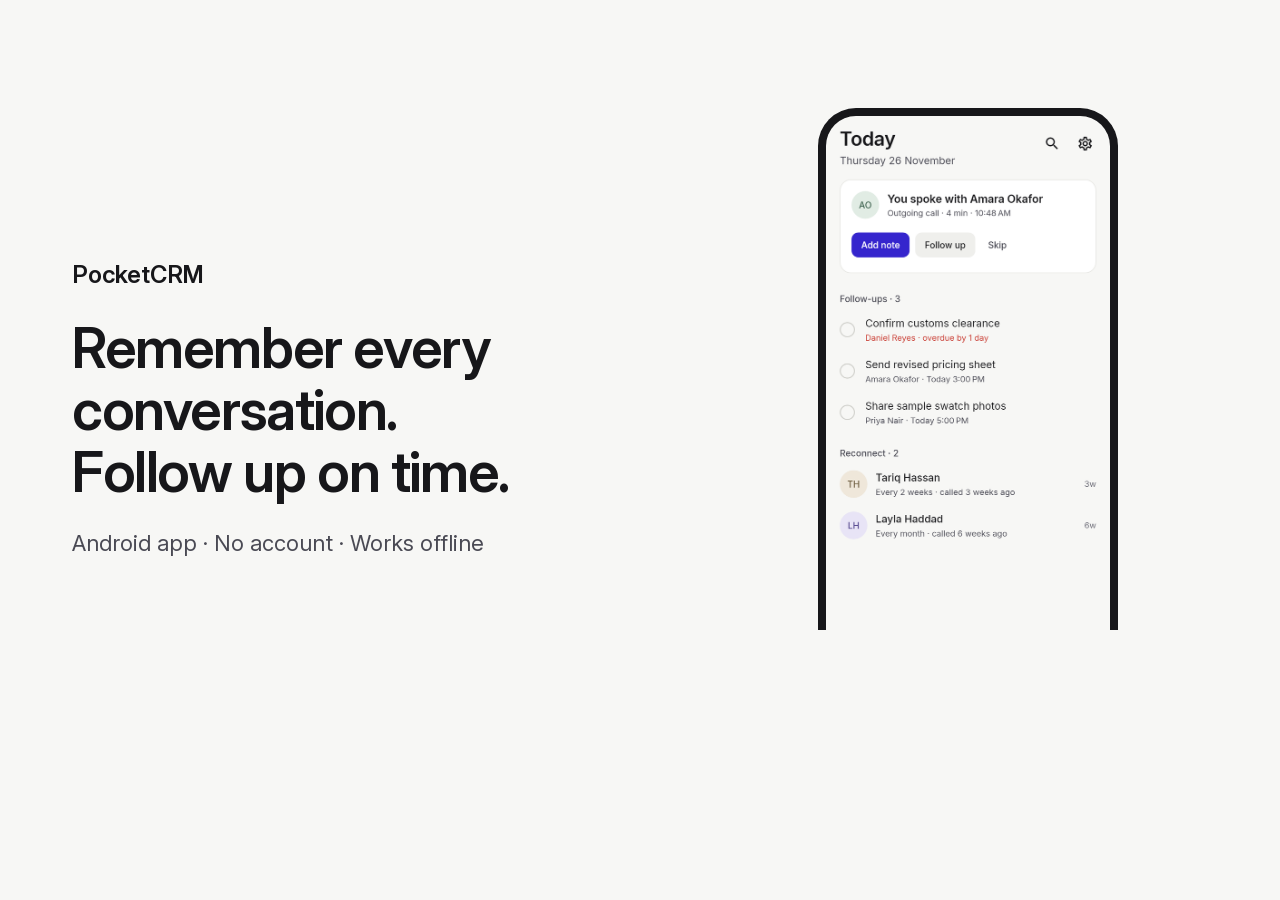
<file: tool/og/og.html>
<!DOCTYPE html>
<html lang="en">
<head>
  <meta charset="utf-8">
  <title>PocketCRM OG Image</title>
  <style>
    @font-face {
      font-family: "Inter";
      src: url("../../docs/assets/fonts/InterVariable.woff2") format("woff2");
      font-weight: 400 600;
      font-style: normal;
    }
    * { box-sizing: border-box; margin: 0; padding: 0; }
    html, body {
      width: 1200px;
      height: 630px;
      overflow: hidden;
      background: #F7F7F5;
      color: #17171A;
      font-family: "Inter", -apple-system, sans-serif;
    }
    .og {
      width: 1200px;
      height: 630px;
      padding: 64px 72px;
      display: grid;
      grid-template-columns: 1fr 310px;
      gap: 64px;
      align-items: center;
    }
    .wordmark {
      font-size: 24px;
      font-weight: 600;
      letter-spacing: -0.2px;
      color: #17171A;
      margin-bottom: 28px;
    }
    h1 {
      font-size: 56px;
      line-height: 62px;
      font-weight: 600;
      letter-spacing: -1.4px;
      color: #17171A;
      margin-bottom: 24px;
    }
    .sub {
      font-size: 22px;
      line-height: 32px;
      color: #4A4A54;
    }
    .phone {
      width: 300px;
      padding: 8px;
      border-radius: 38px;
      background: #17171A;
      margin-top: 44px;
    }
    .phone img {
      display: block;
      width: 100%;
      border-radius: 30px;
    }
  </style>
</head>
<body>
  <div class="og">
    <div>
      <div class="wordmark">PocketCRM</div>
      <h1>Remember every conversation.<br>Follow up on time.</h1>
      <p class="sub">Android app · No account · Works offline</p>
    </div>
    <div class="phone">
      <img src="../../docs/assets/screen-today.png" alt="Today screen">
    </div>
  </div>
</body>
</html>
</file>
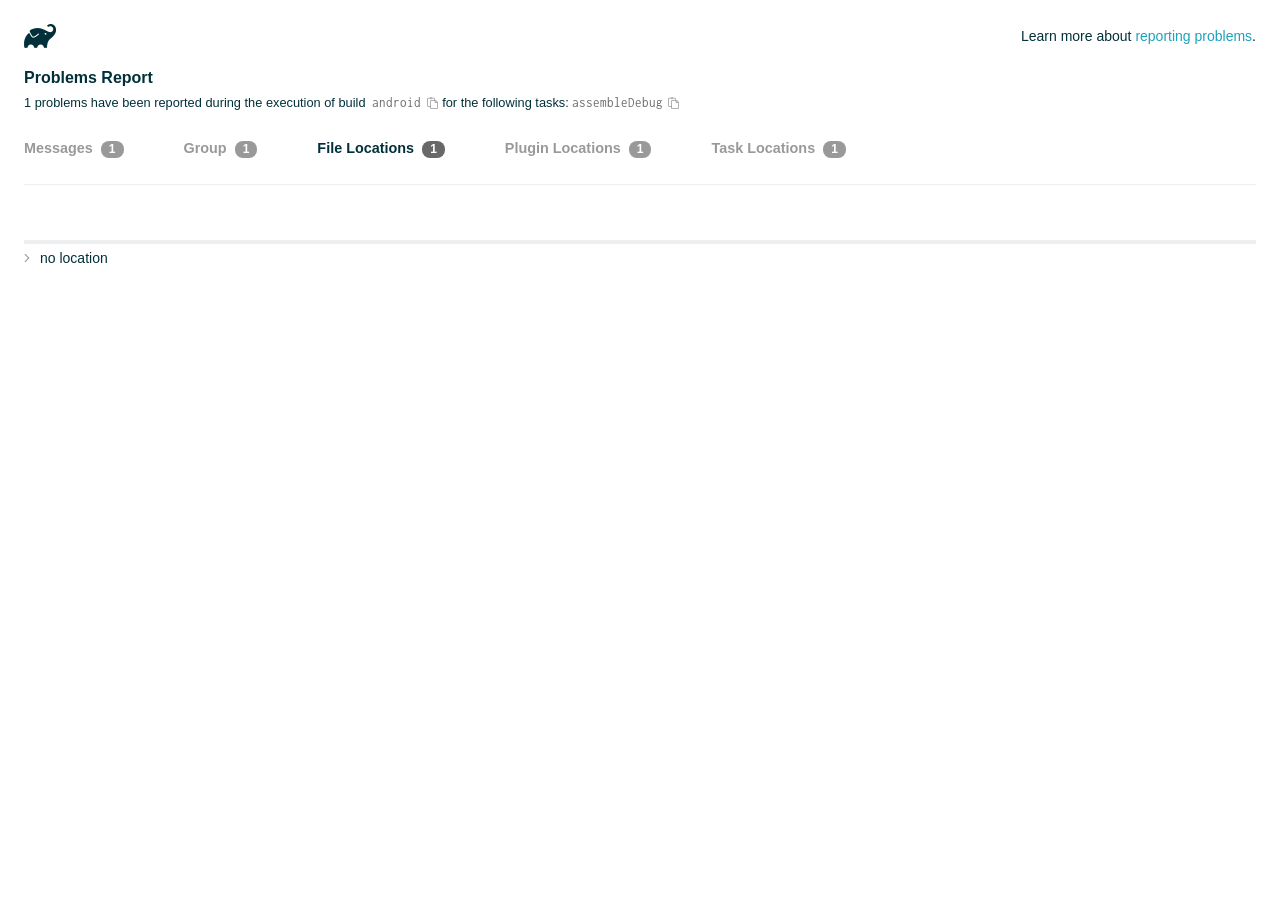
<file: android/build/reports/problems/problems-report.html>
<!DOCTYPE html>

<html lang="en">
<head>
    <!-- Required meta tags -->
    <meta charset="utf-8">
    <meta name="viewport" content="width=device-width, initial-scale=1, shrink-to-fit=no">

                    <style type="text/css">
                /*! normalize.css v7.0.0 | MIT License | github.com/necolas/normalize.css */
html {
    line-height: 1.15;
    -ms-text-size-adjust: 100%;
    -webkit-text-size-adjust: 100%
}

body {
    margin: 0
}

article, aside, footer, header, nav, section {
    display: block
}

h1 {
    font-size: 2em;
    margin: .67em 0
}

figcaption, figure, main {
    display: block
}

figure {
    margin: 1em 40px
}

hr {
    box-sizing: content-box;
    height: 0;
    overflow: visible
}

pre {
    font-family: monospace, monospace;
    font-size: 1em
}

a {
    background-color: transparent;
    -webkit-text-decoration-skip: objects
}

abbr[title] {
    border-bottom: none;
    text-decoration: underline;
    text-decoration: underline dotted
}

b, strong {
    font-weight: inherit
}

b, strong {
    font-weight: bolder
}

code, kbd, samp {
    font-family: monospace, monospace;
    font-size: 1em
}

dfn {
    font-style: italic
}

mark {
    background-color: #ff0;
    color: #000
}

small {
    font-size: 80%
}

sub, sup {
    font-size: 75%;
    line-height: 0;
    position: relative;
    vertical-align: baseline
}

sub {
    bottom: -.25em
}

sup {
    top: -.5em
}

audio, video {
    display: inline-block
}

audio:not([controls]) {
    display: none;
    height: 0
}

img {
    border-style: none
}

svg:not(:root) {
    overflow: hidden
}

button, input, optgroup, select, textarea {
    font-family: sans-serif;
    font-size: 100%;
    line-height: 1.15;
    margin: 0
}

button, input {
    overflow: visible
}

button, select {
    text-transform: none
}

[type=reset], [type=submit], button, html [type=button] {
    -webkit-appearance: button
}

[type=button]::-moz-focus-inner, [type=reset]::-moz-focus-inner, [type=submit]::-moz-focus-inner, button::-moz-focus-inner {
    border-style: none;
    padding: 0
}

[type=button]:-moz-focusring, [type=reset]:-moz-focusring, [type=submit]:-moz-focusring, button:-moz-focusring {
    outline: 1px dotted ButtonText
}

fieldset {
    padding: .35em .75em .625em
}

legend {
    box-sizing: border-box;
    color: inherit;
    display: table;
    max-width: 100%;
    padding: 0;
    white-space: normal
}

progress {
    display: inline-block;
    vertical-align: baseline
}

textarea {
    overflow: auto
}

[type=checkbox], [type=radio] {
    box-sizing: border-box;
    padding: 0
}

[type=number]::-webkit-inner-spin-button, [type=number]::-webkit-outer-spin-button {
    height: auto
}

[type=search] {
    -webkit-appearance: textfield;
    outline-offset: -2px
}

[type=search]::-webkit-search-cancel-button, [type=search]::-webkit-search-decoration {
    -webkit-appearance: none
}

::-webkit-file-upload-button {
    -webkit-appearance: button;
    font: inherit
}

details, menu {
    display: block
}

summary {
    display: list-item
}

canvas {
    display: inline-block
}

template {
    display: none
}

[hidden] {
    display: none
}

/* configuration cache styles */

.report-wrapper {
    margin: 0;
    padding: 0 24px;
}

.gradle-logo {
    width: 32px;
    height: 24px;
    background-image: url("[data-uri]");
    background-size: contain;
}

.header {
    display: flex;
    flex-wrap: wrap;
    position: fixed;
    top: 0;
    left: 0;
    width: 100%;
    padding: 24px 24px 0 24px;
    background-color: white;
    z-index: 1;
}

.learn-more {
    margin-left: auto;
    align-self: center;
    font-size: 0.875rem;
    font-weight: normal;
}

.title {
    display: flex;
    align-items: center;
    padding: 18px 0 24px 0;
    flex: 1 0 100%;
}

.content {
    font-size: 0.875rem;
    padding: 240px 0 48px;
    overflow-x: auto;
    white-space: nowrap;
}

.content ol:first-of-type {
    margin: 0;
}

.tree-btn {
    cursor: pointer;
    display: inline-block;
    width: 16px;
    height: 16px;
    background-size: contain;
    background-repeat: no-repeat;
    vertical-align: middle;
    margin-top: -0.2em;
}

.tree-btn.collapsed {
    background-image: url('data:image/svg+xml;utf8,<svg xmlns="http://www.w3.org/2000/svg" viewBox="0 0 192 512"><path d="M166.9 264.5l-117.8 116c-4.7 4.7-12.3 4.7-17 0l-7.1-7.1c-4.7-4.7-4.7-12.3 0-17L127.3 256 25.1 155.6c-4.7-4.7-4.7-12.3 0-17l7.1-7.1c4.7-4.7 12.3-4.7 17 0l117.8 116c4.6 4.7 4.6 12.3-.1 17z" fill="%23999999" stroke="%23999999"/></svg>');
}

.tree-btn.expanded {
    background-image: url('data:image/svg+xml;utf8,<svg xmlns="http://www.w3.org/2000/svg" viewBox="0 0 256 512"><path d="M119.5 326.9L3.5 209.1c-4.7-4.7-4.7-12.3 0-17l7.1-7.1c4.7-4.7 12.3-4.7 17 0L128 287.3l100.4-102.2c4.7-4.7 12.3-4.7 17 0l7.1 7.1c4.7 4.7 4.7 12.3 0 17L136.5 327c-4.7 4.6-12.3 4.6-17-.1z" fill="%23999999" stroke="%23999999"/></svg>');
}

ul .tree-btn {
    margin-right: 3px;
}

.leaf-icon {
    display: inline-block;
    width: 16px;
    height: 16px;
    background-image: url('data:image/svg+xml;utf8,<svg xmlns="http://www.w3.org/2000/svg" viewBox="0 0 256 512"><path d="M32 256 H224" stroke="%23999999" stroke-width="48" stroke-linecap="round"/></svg>');
    background-size: contain;
    background-repeat: no-repeat;
    vertical-align: middle;
    margin-top: -0.2em;
}

.invisible-text {
    user-select: all; /* Allow the text to be selectable */
    color: transparent; /* Hide the text */
    text-indent: -9999px; /* Move the text out of view */
    position: relative;
    white-space: pre; /* Preserve meaningful whitespace in the invisible text for copying */
}

.text-for-copy {
    display: inline-block;
}

.enum-icon {
    display: inline-block;
    width: 16px;
    height: 16px;
    background-image: url('data:image/svg+xml;utf8,<svg xmlns="http://www.w3.org/2000/svg" viewBox="0 0 1024 1024"><circle cx="512" cy="512" r="200" /></svg>');
    background-size: contain;
    background-repeat: no-repeat;
    vertical-align: middle;
    margin-inline-start: 0.5ex;
    margin-inline-end: 0.5ex;
    margin-top: -0.2em;
}

.error-icon {
    display: inline-block;
    width: 16px;
    height: 16px;
    background-image: url('data:image/svg+xml;utf8,<svg xmlns="http://www.w3.org/2000/svg" viewBox="0 0 320 512"><path d="M193.94 256L296.5 153.44l21.15-21.15c3.12-3.12 3.12-8.19 0-11.31l-22.63-22.63c-3.12-3.12-8.19-3.12-11.31 0L160 222.06 36.29 98.34c-3.12-3.12-8.19-3.12-11.31 0L2.34 120.97c-3.12 3.12-3.12 8.19 0 11.31L126.06 256 2.34 379.71c-3.12 3.12-3.12 8.19 0 11.31l22.63 22.63c3.12 3.12 8.19 3.12 11.31 0L160 289.94 262.56 392.5l21.15 21.15c3.12 3.12 8.19 3.12 11.31 0l22.63-22.63c3.12-3.12 3.12-8.19 0-11.31L193.94 256z" fill="%23FC461E" stroke="%23FC461E"/></svg>');
    background-size: contain;
    background-repeat: no-repeat;
    vertical-align: middle;
    margin-inline-start: 0.5ex;
    margin-inline-end: 0.5ex;
    margin-top: -0.2em;
}

.advice-icon {
    display: inline-block;
    width: 16px;
    height: 16px;
    background-image: url('data:image/svg+xml;utf8,<svg width="800px" height="800px" viewBox="-4.93 0 122.88 122.88" version="1.1" id="Layer_1" xmlns="http://www.w3.org/2000/svg" xmlns:xlink="http://www.w3.org/1999/xlink"  style="enable-background:new 0 0 113.01 122.88" xml:space="preserve"><g><path d="M44.13,102.06c-1.14,0.03-2.14-0.81-2.3-1.96c-0.17-1.2,0.64-2.31,1.82-2.54c-1.3-7.37-4.85-11.43-8.6-15.72 c-2.92-3.34-5.95-6.81-8.34-11.92c-2.35-5.03-3.64-10.23-3.6-15.63c0.05-5.4,1.42-10.96,4.4-16.71c0.02-0.04,0.04-0.07,0.06-0.11 l0,0c3.91-6.62,9.38-11.04,15.47-13.52c5.11-2.09,10.66-2.8,16.1-2.3c5.42,0.5,10.73,2.2,15.37,4.94 c5.9,3.49,10.75,8.67,13.42,15.21c1.44,3.54,2.42,7.49,2.54,11.82c0.12,4.31-0.62,8.96-2.61,13.88 c-2.66,6.59-6.18,10.68-9.47,14.51c-3.03,3.53-5.85,6.81-7.42,11.84c0.89,0.21,1.59,0.94,1.73,1.9c0.17,1.24-0.7,2.39-1.94,2.56 l-0.77,0.11c-0.14,1.09-0.23,2.26-0.27,3.51l0.25-0.04c1.24-0.17,2.39,0.7,2.56,1.94c0.17,1.24-0.7,2.39-1.94,2.56l-0.78,0.11 c0.01,0.15,0.02,0.3,0.03,0.45l0,0c0.07,0.88,0.08,1.73,0.03,2.54l0.13-0.02c1.25-0.15,2.38,0.74,2.54,1.98 c0.15,1.25-0.74,2.38-1.98,2.54l-1.68,0.21c-1.2,3.11-3.34,5.48-5.87,6.94c-1.74,1.01-3.67,1.59-5.61,1.71 c-1.97,0.12-3.96-0.25-5.78-1.13c-2.08-1.02-3.94-2.71-5.29-5.14c-0.65-0.33-1.13-0.97-1.23-1.75c-0.04-0.31-0.01-0.61,0.07-0.89 c-0.39-1.16-0.68-2.43-0.87-3.83l-0.07,0.01c-1.24,0.17-2.39-0.7-2.56-1.94c-0.17-1.24,0.7-2.39,1.94-2.56l0.54-0.08 C44.19,104.32,44.18,103.16,44.13,102.06L44.13,102.06z M2.18,58.86C1.01,58.89,0.04,57.98,0,56.81c-0.04-1.17,0.88-2.14,2.05-2.18 l8.7-0.3c1.17-0.04,2.14,0.88,2.18,2.05c0.04,1.17-0.88,2.14-2.05,2.18L2.18,58.86L2.18,58.86z M110.68,50.25 c1.16-0.12,2.2,0.73,2.32,1.89c0.12,1.16-0.73,2.2-1.89,2.32l-8.66,0.91c-1.16,0.12-2.2-0.73-2.32-1.89 c-0.12-1.16,0.73-2.2,1.89-2.32L110.68,50.25L110.68,50.25z M94.91,14.78c0.65-0.97,1.96-1.23,2.93-0.58 c0.97,0.65,1.23,1.96,0.58,2.93l-4.84,7.24c-0.65,0.97-1.96,1.23-2.93,0.58c-0.97-0.65-1.23-1.96-0.58-2.93L94.91,14.78 L94.91,14.78z M57.63,2.06c0.03-1.17,1-2.09,2.16-2.06c1.17,0.03,2.09,1,2.06,2.16l-0.22,8.7c-0.03,1.17-1,2.09-2.16,2.06 c-1.17-0.03-2.09-1-2.06-2.16L57.63,2.06L57.63,2.06z M13.88,15.53c-0.86-0.8-0.9-2.14-0.11-2.99c0.8-0.86,2.14-0.9,2.99-0.11 l6.37,5.94c0.86,0.8,0.9,2.14,0.11,2.99c-0.8,0.86-2.14,0.9-2.99,0.11L13.88,15.53L13.88,15.53z M47.88,96.95l18.49-2.63 c1.59-6.7,5.05-10.73,8.8-15.08c3.08-3.58,6.36-7.4,8.76-13.34c1.76-4.35,2.41-8.43,2.31-12.19c-0.1-3.75-0.96-7.21-2.24-10.34 c-2.3-5.63-6.51-10.11-11.65-13.15c-4.11-2.43-8.8-3.94-13.59-4.37c-4.77-0.44-9.64,0.19-14.13,2.02 c-5.26,2.15-9.99,5.97-13.39,11.72c-2.64,5.12-3.86,10.02-3.9,14.73c-0.04,4.74,1.11,9.33,3.2,13.8c2.13,4.56,4.97,7.8,7.69,10.92 C42.47,83.9,46.48,88.49,47.88,96.95L47.88,96.95z M65.62,99.02l-17.27,2.45c0.05,1.1,0.07,2.25,0.05,3.47l17.05-2.42 C65.47,101.29,65.52,100.12,65.62,99.02L65.62,99.02z M48.49,109.52c0.12,0.92,0.3,1.76,0.53,2.54l16.55-2.04 c0.11-0.86,0.13-1.77,0.05-2.74l0,0l0-0.02l-0.01-0.17L48.49,109.52L48.49,109.52z M51.37,116.36c0.64,0.67,1.35,1.19,2.1,1.55 c1.15,0.56,2.42,0.79,3.67,0.72c1.29-0.08,2.57-0.47,3.74-1.15c1.1-0.64,2.09-1.53,2.88-2.65L51.37,116.36L51.37,116.36z"/></g></svg>');
    background-size: contain;
    background-repeat: no-repeat;
    vertical-align: middle;
    margin-inline-start: 0.5ex;
    margin-inline-end: 0.5ex;
    margin-top: -0.2em;
}

.warning-icon {
    display: inline-block;
    width: 13px;
    height: 13px;
    background-image: url('data:image/svg+xml;utf8,<svg xmlns="http://www.w3.org/2000/svg" viewBox="0 0 576 512"><path d="M270.2 160h35.5c3.4 0 6.1 2.8 6 6.2l-7.5 196c-.1 3.2-2.8 5.8-6 5.8h-20.5c-3.2 0-5.9-2.5-6-5.8l-7.5-196c-.1-3.4 2.6-6.2 6-6.2zM288 388c-15.5 0-28 12.5-28 28s12.5 28 28 28 28-12.5 28-28-12.5-28-28-28zm281.5 52L329.6 24c-18.4-32-64.7-32-83.2 0L6.5 440c-18.4 31.9 4.6 72 41.6 72H528c36.8 0 60-40 41.5-72zM528 480H48c-12.3 0-20-13.3-13.9-24l240-416c6.1-10.6 21.6-10.7 27.7 0l240 416c6.2 10.6-1.5 24-13.8 24z" fill="%23DEAD22" stroke="%23DEAD22"/></svg>');
    background-size: contain;
    background-repeat: no-repeat;
    vertical-align: middle;
    margin-inline-start: 0.3ex;
    margin-inline-end: 1.1ex;
    margin-top: -0.1em;
}

.documentation-button {
    cursor: pointer;
    display: inline-block;
    width: 13px;
    height: 13px;
    background-image: url('data:image/svg+xml;utf8,<svg xmlns="http://www.w3.org/2000/svg" viewBox="0 0 512 512"><path d="M256 340c-15.464 0-28 12.536-28 28s12.536 28 28 28 28-12.536 28-28-12.536-28-28-28zm7.67-24h-16c-6.627 0-12-5.373-12-12v-.381c0-70.343 77.44-63.619 77.44-107.408 0-20.016-17.761-40.211-57.44-40.211-29.144 0-44.265 9.649-59.211 28.692-3.908 4.98-11.054 5.995-16.248 2.376l-13.134-9.15c-5.625-3.919-6.86-11.771-2.645-17.177C185.658 133.514 210.842 116 255.67 116c52.32 0 97.44 29.751 97.44 80.211 0 67.414-77.44 63.849-77.44 107.408V304c0 6.627-5.373 12-12 12zM256 40c118.621 0 216 96.075 216 216 0 119.291-96.61 216-216 216-119.244 0-216-96.562-216-216 0-119.203 96.602-216 216-216m0-32C119.043 8 8 119.083 8 256c0 136.997 111.043 248 248 248s248-111.003 248-248C504 119.083 392.957 8 256 8z" fill="%23999999" stroke="%23999999"/></svg>');
    background-size: contain;
    background-repeat: no-repeat;
    vertical-align: middle;
    margin-inline-start: 0.5ex;
    margin-inline-end: 0.5ex;
    margin-top: -0.2em;
}

.documentation-button::selection {
    color: transparent;
}

.documentation-button:hover {
    color: transparent;
}

.copy-button {
    cursor: pointer;
    display: inline-block;
    width: 12px;
    height: 12px;
    background-image: url('data:image/svg+xml;utf8,<svg xmlns="http://www.w3.org/2000/svg" viewBox="0 0 448 512"><path d="M433.941 193.941l-51.882-51.882A48 48 0 0 0 348.118 128H320V80c0-26.51-21.49-48-48-48h-66.752C198.643 13.377 180.858 0 160 0s-38.643 13.377-45.248 32H48C21.49 32 0 53.49 0 80v288c0 26.51 21.49 48 48 48h80v48c0 26.51 21.49 48 48 48h224c26.51 0 48-21.49 48-48V227.882a48 48 0 0 0-14.059-33.941zm-22.627 22.627a15.888 15.888 0 0 1 4.195 7.432H352v-63.509a15.88 15.88 0 0 1 7.431 4.195l51.883 51.882zM160 30c9.941 0 18 8.059 18 18s-8.059 18-18 18-18-8.059-18-18 8.059-18 18-18zM48 384c-8.822 0-16-7.178-16-16V80c0-8.822 7.178-16 16-16h66.752c6.605 18.623 24.389 32 45.248 32s38.643-13.377 45.248-32H272c8.822 0 16 7.178 16 16v48H176c-26.51 0-48 21.49-48 48v208H48zm352 96H176c-8.822 0-16-7.178-16-16V176c0-8.822 7.178-16 16-16h144v72c0 13.2 10.8 24 24 24h72v208c0 8.822-7.178 16-16 16z" fill="%23999999" stroke="%23999999"/></svg>');
    background-size: contain;
    background-repeat: no-repeat;
    vertical-align: middle;
    margin-inline-start: 0.5ex;
    margin-top: -0.2em;
}

.groups{
    display: flex;
    border-bottom: 1px solid #EDEEEF;
    flex: 1 0 100%;
}

.uncategorized {
    display: flex;
    border-top: 4px solid #EDEEEF;
    flex: 1 0 100%;
}

.group-selector {
    padding: 0 52px 24px 0;
    font-size: 0.9rem;
    font-weight: bold;
    color: #999999;
    cursor: pointer;
}

.group-selector__count {
    margin: 0 8px;
    border-radius: 8px;
    background-color: #999;
    color: #fff;
    padding: 1px 8px 2px;
    font-size: 0.75rem;
}

.group-selector--active {
    color: #02303A;
    cursor: auto;
}

.group-selector--active .group-selector__count {
    background-color: #686868;
}

.group-selector--disabled {
    cursor: not-allowed;
}

.accordion-header {
    cursor: pointer;
}

.container {
    padding-left: 0.5em;
    padding-right: 0.5em;
}

.stacktrace {
    border-radius: 4px;
    overflow-x: auto;
    padding: 0.5rem;
    margin-bottom: 0;
    min-width: 1000px;
}

/* Lato (bold, regular) */
@font-face {
    font-display: swap;
    font-family: Lato;
    font-weight: 500;
    font-style: normal;
    src: url("https://assets.gradle.com/lato/fonts/lato-semibold/lato-semibold.woff2") format("woff2"),
    url("https://assets.gradle.com/lato/fonts/lato-semibold/lato-semibold.woff") format("woff");
}

@font-face {
    font-display: swap;
    font-family: Lato;
    font-weight: bold;
    font-style: normal;
    src: url("https://assets.gradle.com/lato/fonts/lato-bold/lato-bold.woff2") format("woff2"),
    url("https://assets.gradle.com/lato/fonts/lato-bold/lato-bold.woff") format("woff");
}

* {
    -webkit-box-sizing: border-box;
    -moz-box-sizing: border-box;
    box-sizing: border-box;
}

html,
body {
    margin: 0;
    padding: 0;
}

html {
    font-family: "Lato", "Helvetica Neue", Arial, sans-serif;
    font-size: 16px;
    font-weight: 400;
    line-height: 1.5;
}

body {
    color: #02303A;
    background-color: #ffffff;
    -webkit-text-size-adjust: 100%;
    -ms-text-size-adjust: 100%;
    -webkit-font-smoothing: antialiased;
}


/* typography */
h1, h2, h3, h4, h5, h6 {
    color: #02303A;
    text-rendering: optimizeLegibility;
    margin: 0;
}

h1 {
    font-size: 1rem;
}

h2 {
    font-size: 0.9rem;
}

h3 {
    font-size: 1.125rem;
}

h4, h5, h6 {
    font-size: 0.875rem;
}

h1 code {
    font-weight: bold;
}

ul, ol, dl {
    list-style-position: outside;
    line-height: 1.6;
    padding: 0;
    margin: 0 0 0 20px;
    list-style-type: none;
}

li {
    line-height: 2;
}

a {
    color: #1DA2BD;
    text-decoration: none;
    transition: all 0.3s ease, visibility 0s;
}

a:hover {
    color: #35c1e4;
}

/* code */
code, pre {
    font-family: Inconsolata, Monaco, "Courier New", monospace;
    font-style: normal;
    font-variant-ligatures: normal;
    font-variant-caps: normal;
    font-variant-numeric: normal;
    font-variant-east-asian: normal;
    font-weight: normal;
    font-stretch: normal;
    color: #686868;
}

*:not(pre) > code {
    letter-spacing: 0;
    padding: 0.1em 0.5ex;
    text-rendering: optimizeSpeed;
    word-spacing: -0.15em;
    word-wrap: break-word;
}

pre {
    font-size: 0.75rem;
    line-height: 1.8;
    margin-top: 0;
    margin-bottom: 1.5em;
    padding: 1rem;
}

pre code {
    background-color: transparent;
    color: inherit;
    line-height: 1.8;
    font-size: 100%;
    padding: 0;
}

a code {
    color: #1BA8CB;
}

pre.code, pre.programlisting, pre.screen, pre.tt {
    background-color: #f7f7f8;
    border-radius: 4px;
    font-size: 1em;
    line-height: 1.45;
    margin-bottom: 1.25em;
    overflow-x: auto;
    padding: 1rem;
}

li em, p em {
    padding: 0 1px;
}

code em, tt em {
    text-decoration: none;
}

code + .copy-button {
    margin-inline-start: 0.2ex;
}

.java-exception {
    font-size: 0.75rem;
    padding-left: 24px;
}

.java-exception ul {
    margin: 0;
    line-height: inherit;
}

.java-exception code {
    white-space: pre;
}

.java-exception-part-toggle {
    user-select: none;
    cursor: pointer;
    border-radius: 2px;
    padding: 0.1em 0.2em;
    background: azure;
    color: #686868;
}

                </style>
    <!-- Inconsolata is used as a default monospace font in the report. -->
    <link rel="stylesheet" href="https://fonts.googleapis.com/css?family=Inconsolata:400,700" />

    <title>Gradle Configuration Cache</title>
</head>
<body>

<div id="playground"></div>

<div class="report" id="report">
    Loading...
</div>

<script type="text/javascript">
function configurationCacheProblems() { return (
// begin-report-data
{"diagnostics":[{"locations":[{"pluginId":"kotlin-android"}],"problem":[{"text":"Deprecated 'org.jetbrains.kotlin.android' plugin usage"}],"severity":"WARNING","problemDetails":[{"text":"The 'org.jetbrains.kotlin.android' plugin in project ':app' is no longer required for Kotlin support since AGP 9.0."}],"contextualLabel":"Deprecated 'org.jetbrains.kotlin.android' plugin usage","documentationLink":"https://kotl.in/gradle/agp-built-in-kotlin","problemId":[{"name":"kgp:deprecation","displayName":"Kotlin Gradle Plugin Deprecation"},{"name":"kotlin","displayName":"Kotlin"},{"name":"deprecated-kotlin-android-plugin","displayName":"Deprecated 'org.jetbrains.kotlin.android' plugin usage"}],"solutions":[[{"text":"Remove both `android.builtInKotlin=true` and `android.newDsl=false` from `gradle.properties`, then migrate to built-in Kotlin."}]]}],"problemsReport":{"totalProblemCount":1,"buildName":"android","requestedTasks":"assembleDebug","documentationLink":"https://docs.gradle.org/9.1.0/userguide/reporting_problems.html","documentationLinkCaption":"Problem report","summaries":[]}}
// end-report-data
);}
</script>
                <script type="text/javascript">
                !function(n,t){"object"==typeof exports&&"object"==typeof module?module.exports=t():"function"==typeof define&&define.amd?define([],t):"object"==typeof exports?exports["configuration-cache-report"]=t():n["configuration-cache-report"]=t()}(this,(()=>(({70:function(){void 0===ArrayBuffer.isView&&(ArrayBuffer.isView=function(n){return null!=n&&null!=n.__proto__&&n.__proto__.__proto__===Int8Array.prototype.__proto__}),void 0===Math.imul&&(Math.imul=function(n,t){return(4294901760&n)*(65535&t)+(65535&n)*(0|t)|0}),this["configuration-cache-report"]=function(n){"use strict";var t,r,i,e,u,o,f,s,c,a,h,l,_,v,d,g,w,b,p,m,k,q,y,B,C,x,j,P,I,S,z,T,E,L,N,A,M,F,D,O,R,H,$,G,U,V,Q,Z,Y,W,K,X,J,nn,tn,rn,en,un,on,fn,sn,cn,an,hn,ln,_n,vn,dn,gn,wn,bn,pn,mn,kn,qn,yn,Bn,Cn,xn,jn,Pn,In,Sn,zn,Tn,En,Ln,Nn,An,Mn=Math.imul,Fn=ArrayBuffer.isView;function Dn(n,t){if(!(t>=0))throw _u(ce("Requested element count "+t+" is less than zero."));return function(n,t){if(!(t>=0))throw _u(ce("Requested element count "+t+" is less than zero."));if(0===t)return Ct();if(t>=n.length)return function(n){switch(n.length){case 0:return Ct();case 1:return qr(n[0]);default:return function(n){return Hr(function(n){return new It(n,!1)}(n))}(n)}}(n);if(1===t)return qr(n[0]);var r=0,i=Rr(),e=0,u=n.length;n:for(;e<u;){var o=n[e];if(e=e+1|0,i.d(o),(r=r+1|0)===t)break n}return i}(n,rt(n.length-t|0,0))}function On(n,t,r,i,e,u,o){return t=t===A?", ":t,r=r===A?"":r,i=i===A?"":i,e=e===A?-1:e,u=u===A?"...":u,o=o===A?null:o,function(n,t,r,i,e,u,o,f){r=r===A?", ":r,i=i===A?"":i,e=e===A?"":e,u=u===A?-1:u,o=o===A?"...":o,f=f===A?null:f,t.e(i);var s=0,c=0,a=n.length;n:for(;c<a;){var h=n[c];if(c=c+1|0,(s=s+1|0)>1&&t.e(r),!(u<0||s<=u))break n;Jt(t,h,f)}return u>=0&&s>u&&t.e(o),t.e(e),t}(n,Bi(),t,r,i,e,u,o).toString()}function Rn(n){return n.length-1|0}function Hn(n,t){if(null==t){var r=0,i=n.length-1|0;if(r<=i)do{var e=r;if(r=r+1|0,null==n[e])return e}while(r<=i)}else{var u=0,o=n.length-1|0;if(u<=o)do{var f=u;if(u=u+1|0,le(t,n[f]))return f}while(u<=o)}return-1}function $n(n,t,r,i,e,u,o){return t=t===A?", ":t,r=r===A?"":r,i=i===A?"":i,e=e===A?-1:e,u=u===A?"...":u,o=o===A?null:o,Gn(n,Bi(),t,r,i,e,u,o).toString()}function Gn(n,t,r,i,e,u,o,f){r=r===A?", ":r,i=i===A?"":i,e=e===A?"":e,u=u===A?-1:u,o=o===A?"...":o,f=f===A?null:f,t.e(i);var s=0,c=n.f();n:for(;c.g();){var a=c.h();if((s=s+1|0)>1&&t.e(r),!(u<0||s<=u))break n;Jt(t,a,f)}return u>=0&&s>u&&t.e(o),t.e(e),t}function Un(n){if(n.i())throw xu("List is empty.");return n.j(0)}function Vn(n){return new tt(n)}function Qn(n){if(Ke(n,Di)){var t;switch(n.k()){case 0:t=Ct();break;case 1:t=qr(Ke(n,Fi)?n.j(0):n.f().h());break;default:t=Zn(n)}return t}return xt(Xn(n))}function Zn(n){return Hr(n)}function Yn(n){if(Ke(n,Di)&&n.k()<=1)return Qn(n);var t=Xn(n);return function(n){var t=(n.k()/2|0)-1|0;if(t<0)return br();var r=jt(n),i=0;if(i<=t)do{var e=i;i=i+1|0;var u=n.j(e);n.f4(e,n.j(r)),n.f4(r,u),r=r-1|0}while(e!==t)}(t),t}function Wn(n,t){if(!(t>=0))throw _u(ce("Requested element count "+t+" is less than zero."));return function(n,t){if(!(t>=0))throw _u(ce("Requested element count "+t+" is less than zero."));if(0===t)return Ct();if(Ke(n,Di)){if(t>=n.k())return Qn(n);if(1===t)return qr(function(n){if(Ke(n,Fi))return Un(n);var t=n.f();if(!t.g())throw xu("Collection is empty.");return t.h()}(n))}var r=0,i=Rr(),e=n.f();n:for(;e.g();){var u=e.h();if(i.d(u),(r=r+1|0)===t)break n}return xt(i)}(n,rt(n.k()-t|0,0))}function Kn(n,t){if(!(t>=0))throw _u(ce("Requested element count "+t+" is less than zero."));if(0===t)return Ct();var r=n.k();if(t>=r)return Qn(n);if(1===t)return qr(Jn(n));var i=Rr();if(Ke(n,bi)){var e=r-t|0;if(e<r)do{var u=e;e=e+1|0,i.d(n.j(u))}while(e<r)}else for(var o=n.l(r-t|0);o.g();){var f=o.h();i.d(f)}return i}function Xn(n){return Ke(n,Di)?Zn(n):nt(n,Or())}function Jn(n){if(n.i())throw xu("List is empty.");return n.j(jt(n))}function nt(n,t){for(var r=n.f();r.g();){var i=r.h();t.d(i)}return t}function tt(n){this.n_1=n}function rt(n,t){return n<t?t:n}function it(n,t){return n>t?t:n}function et(n,t){return Kt().q(n,t,-1)}function ut(n,t){return new Ft(n,t)}function ot(n){var t=n.f();if(!t.g())return Ct();var r=t.h();if(!t.g())return qr(r);var i=Or();for(i.d(r);t.g();)i.d(t.h());return i}function ft(n){this.r_1=n}function st(n,t){this.s_1=n,this.t_1=t}function ct(){}function at(n){this.x_1=n,this.w_1=0}function ht(n,t){this.a1_1=n,at.call(this,n),_t().b1(t,this.a1_1.k()),this.w_1=t}function lt(){t=this}function _t(){return null==t&&new lt,t}function vt(){_t(),ct.call(this)}function dt(n){this.h1_1=n}function gt(n,t){return t===n?"(this Map)":Vi(t)}function wt(n,t){var r;n:{for(var i=n.o().f();i.g();){var e=i.h();if(le(e.j1(),t)){r=e;break n}}r=null}return r}function bt(){r=this}function pt(){return null==r&&new bt,r}function mt(n){this.q1_1=n,ct.call(this)}function kt(){pt(),this.n1_1=null,this.o1_1=null}function qt(){i=this}function yt(){return null==i&&new qt,i}function Bt(n){return n.length>0?ou(n):Ct()}function Ct(){return null==e&&new Pt,e}function xt(n){switch(n.k()){case 0:return Ct();case 1:return qr(n.j(0));default:return n}}function jt(n){return n.k()-1|0}function Pt(){e=this,this.z1_1=new ke(-1478467534,-1720727600)}function It(n,t){this.b2_1=n,this.c2_1=t}function St(){u=this}function zt(){return null==u&&new St,u}function Tt(n,t){return Ke(n,Di)?n.k():t}function Et(n,t){if(Ke(t,Di))return n.m(t);for(var r=!1,i=t.f();i.g();){var e=i.h();n.d(e)&&(r=!0)}return r}function Lt(){}function Nt(n,t){this.h2_1=n,this.g2_1=n.i2_1.l(function(n,t){if(!(0<=t&&t<=n.k()))throw du("Position index "+t+" must be in range ["+Ve(0,n.k())+"].");return n.k()-t|0}(n,t))}function At(n){vt.call(this),this.i2_1=n}function Mt(n){this.k2_1=n,this.j2_1=n.l2_1.f()}function Ft(n,t){this.l2_1=n,this.m2_1=t}function Dt(n){for(;n.n2_1.g();){var t=n.n2_1.h();if(n.q2_1.t2_1(t)===n.q2_1.s2_1)return n.p2_1=t,n.o2_1=1,br()}n.o2_1=0}function Ot(n){this.q2_1=n,this.n2_1=n.r2_1.f(),this.o2_1=-1,this.p2_1=null}function Rt(n,t,r){t=t===A||t,this.r2_1=n,this.s2_1=t,this.t2_1=r}function Ht(){return null==o&&new $t,o}function $t(){o=this,this.u2_1=new ke(1993859828,793161749)}function Gt(n,t,r){return Ut(Ut(n,r)-Ut(t,r)|0,r)}function Ut(n,t){var r=n%t|0;return r>=0?r:r+t|0}function Vt(){f=this,this.p_1=new Zt(1,0)}function Qt(){return null==f&&new Vt,f}function Zt(n,t){Qt(),Xt.call(this,n,t,1)}function Yt(n,t,r){Lt.call(this),this.d3_1=r,this.e3_1=t,this.f3_1=this.d3_1>0?n<=t:n>=t,this.g3_1=this.f3_1?n:this.e3_1}function Wt(){s=this}function Kt(){return null==s&&new Wt,s}function Xt(n,t,r){if(Kt(),0===r)throw _u("Step must be non-zero.");if(r===mr().MIN_VALUE)throw _u("Step must be greater than Int.MIN_VALUE to avoid overflow on negation.");this.z2_1=n,this.a3_1=function(n,t,r){var i;if(r>0)i=n>=t?t:t-Gt(t,n,r)|0;else{if(!(r<0))throw _u("Step is zero.");i=n<=t?t:t+Gt(n,t,0|-r)|0}return i}(n,t,r),this.b3_1=r}function Jt(n,t,r){null!=r?n.e(r(t)):null==t||nu(t)?n.e(t):t instanceof Mi?n.i3(t.h3_1):n.e(Vi(t))}function nr(n,t,r){if(n===t)return!0;if(!(r=r!==A&&r))return!1;var i=xi(n),e=xi(t);return i===e||le(new Mi(ne(Li(i).toLowerCase(),0)),new Mi(ne(Li(e).toLowerCase(),0)))}function tr(n){return re(n)-1|0}function rr(n,t,r,i){return r=r===A?0:r,(i=i!==A&&i)||"string"!=typeof n?ir(n,t,r,re(n),i):n.indexOf(t,r)}function ir(n,t,r,i,e,u){var o=(u=u!==A&&u)?et(it(r,tr(n)),rt(i,0)):Ve(rt(r,0),it(i,re(n)));if("string"==typeof n&&"string"==typeof t){var f=o.z2_1,s=o.a3_1,c=o.b3_1;if(c>0&&f<=s||c<0&&s<=f)do{var a=f;if(f=f+c|0,Ti(t,0,n,a,re(t),e))return a}while(a!==s)}else{var h=o.z2_1,l=o.a3_1,_=o.b3_1;if(_>0&&h<=l||_<0&&l<=h)do{var v=h;if(h=h+_|0,fr(t,0,n,v,re(t),e))return v}while(v!==l)}return-1}function er(n){var t=0,r=re(n)-1|0,i=!1;n:for(;t<=r;){var e=ji(ne(n,i?r:t));if(i){if(!e)break n;r=r-1|0}else e?t=t+1|0:i=!0}return ie(n,t,r+1|0)}function ur(n,t){return ce(ie(n,t.y2(),t.c3()+1|0))}function or(n,t,r,i,e){r=r===A?0:r,i=i!==A&&i,sr(e=e===A?0:e);var u,o,f=ou(t);return new hr(n,r,e,(u=f,o=i,function(n,t){var r=function(n,t,r,i){if(!i&&1===t.k()){var e=function(n){if(Ke(n,Fi))return function(n){var t;switch(n.k()){case 0:throw xu("List is empty.");case 1:t=n.j(0);break;default:throw _u("List has more than one element.")}return t}(n);var t=n.f();if(!t.g())throw xu("Collection is empty.");var r=t.h();if(t.g())throw _u("Collection has more than one element.");return r}(t),u=rr(n,e,r);return u<0?null:_r(u,e)}var o=Ve(rt(r,0),re(n));if("string"==typeof n){var f=o.z2_1,s=o.a3_1,c=o.b3_1;if(c>0&&f<=s||c<0&&s<=f)do{var a,h=f;f=f+c|0;n:{for(var l=t.f();l.g();){var _=l.h();if(Ti(_,0,n,h,_.length,i)){a=_;break n}}a=null}if(null!=a)return _r(h,a)}while(h!==s)}else{var v=o.z2_1,d=o.a3_1,g=o.b3_1;if(g>0&&v<=d||g<0&&d<=v)do{var w,b=v;v=v+g|0;n:{for(var p=t.f();p.g();){var m=p.h();if(fr(m,0,n,b,m.length,i)){w=m;break n}}w=null}if(null!=w)return _r(b,w)}while(b!==d)}return null}(n,u,t,o);return null==r?null:_r(r.t3_1,r.u3_1.length)}))}function fr(n,t,r,i,e,u){if(i<0||t<0||t>(re(n)-e|0)||i>(re(r)-e|0))return!1;var o=0;if(o<e)do{var f=o;if(o=o+1|0,!nr(ne(n,t+f|0),ne(r,i+f|0),u))return!1}while(o<e);return!0}function sr(n){if(!(n>=0))throw _u(ce("Limit must be non-negative, but was "+n))}function cr(n){if(n.l3_1<0)n.j3_1=0,n.m3_1=null;else{var t;if(n.o3_1.r3_1>0?(n.n3_1=n.n3_1+1|0,t=n.n3_1>=n.o3_1.r3_1):t=!1,t||n.l3_1>re(n.o3_1.p3_1))n.m3_1=Ve(n.k3_1,tr(n.o3_1.p3_1)),n.l3_1=-1;else{var r=n.o3_1.s3_1(n.o3_1.p3_1,n.l3_1);if(null==r)n.m3_1=Ve(n.k3_1,tr(n.o3_1.p3_1)),n.l3_1=-1;else{var i=r.v3(),e=r.w3();n.m3_1=function(n,t){return t<=mr().MIN_VALUE?Qt().p_1:Ve(n,t-1|0)}(n.k3_1,i),n.k3_1=i+e|0,n.l3_1=n.k3_1+(0===e?1:0)|0}}n.j3_1=1}}function ar(n){this.o3_1=n,this.j3_1=-1,this.k3_1=function(n,t,r){if(0>r)throw _u("Cannot coerce value to an empty range: maximum "+r+" is less than minimum 0.");return n<0?0:n>r?r:n}(n.q3_1,0,re(n.p3_1)),this.l3_1=this.k3_1,this.m3_1=null,this.n3_1=0}function hr(n,t,r,i){this.p3_1=n,this.q3_1=t,this.r3_1=r,this.s3_1=i}function lr(n,t){this.t3_1=n,this.u3_1=t}function _r(n,t){return new lr(n,t)}function vr(){}function dr(){}function gr(){}function wr(){c=this}function br(){return null==c&&new wr,c}function pr(){a=this,this.MIN_VALUE=-2147483648,this.MAX_VALUE=2147483647,this.SIZE_BYTES=4,this.SIZE_BITS=32}function mr(){return null==a&&new pr,a}function kr(n){for(var t=[],r=n.f();r.g();)t.push(r.h());return t}function qr(n){return 0===(t=[n]).length?Or():Hr(new It(t,!0));var t}function yr(n){return n<0&&function(){throw Pu("Index overflow has happened.")}(),n}function Br(n){return void 0!==n.toArray?n.toArray():kr(n)}function Cr(n){return function(n,t){for(var r=0,i=n.length;r<i;){var e=n[r];r=r+1|0,t.d(e)}return t}(t=[n],(r=t.length,i=de(ve(ni)),function(n,t,r){Mr.call(r),ni.call(r),r.y5_1=function(n){return Kr(n,0,de(ve(Xr)))}(n)}(r,0,i),i));var t,r,i}function xr(){ct.call(this)}function jr(n){this.j4_1=n,this.h4_1=0,this.i4_1=-1}function Pr(n,t){this.n4_1=n,jr.call(this,n),_t().b1(t,this.n4_1.k()),this.h4_1=t}function Ir(){xr.call(this),this.o4_1=0}function Sr(n){this.r4_1=n}function zr(n){this.s4_1=n}function Tr(n,t){this.t4_1=n,this.u4_1=t}function Er(){Mr.call(this)}function Lr(n){this.x4_1=n,Mr.call(this)}function Nr(n){this.e5_1=n,xr.call(this)}function Ar(){kt.call(this),this.c5_1=null,this.d5_1=null}function Mr(){xr.call(this)}function Fr(){h=this;var n=Rr();n.c_1=!0,this.i5_1=n}function Dr(){return null==h&&new Fr,h}function Or(){return n=de(ve(Gr)),t=[],Gr.call(n,t),n;var n,t}function Rr(n){return t=de(ve(Gr)),r=[],Gr.call(t,r),t;var t,r}function Hr(n){return function(n,t){var r;return r=Br(n),Gr.call(t,r),t}(n,de(ve(Gr)))}function $r(n,t){return _t().e1(t,n.k()),t}function Gr(n){Dr(),Ir.call(this),this.b_1=n,this.c_1=!1}function Ur(n,t,r,i,e){if(r===i)return n;var u=(r+i|0)/2|0,o=Ur(n,t,r,u,e),f=Ur(n,t,u+1|0,i,e),s=o===t?n:t,c=r,a=u+1|0,h=r;if(h<=i)do{var l=h;if(h=h+1|0,c<=u&&a<=i){var _=o[c],v=f[a];e.compare(_,v)<=0?(s[l]=_,c=c+1|0):(s[l]=v,a=a+1|0)}else c<=u?(s[l]=o[c],c=c+1|0):(s[l]=f[a],a=a+1|0)}while(l!==i);return s}function Vr(n,t){return(3&n)-(3&t)|0}function Qr(){_=this}function Zr(n){this.n5_1=n,Er.call(this)}function Yr(n){return function(n,t){Ar.call(t),Xr.call(t),t.t5_1=n,t.u5_1=n.w5()}(new ui((null==_&&new Qr,_)),n),n}function Wr(){return Yr(de(ve(Xr)))}function Kr(n,t,r){if(Yr(r),!(n>=0))throw _u(ce("Negative initial capacity: "+n));if(!(t>=0))throw _u(ce("Non-positive load factor: "+t));return r}function Xr(){this.v5_1=null}function Jr(n,t){return Mr.call(t),ni.call(t),t.y5_1=n,t}function ni(){}function ti(n,t){var r=ii(n,n.h6_1.m5(t));if(null==r)return null;var i=r;if(null!=i&&Xe(i))return ri(i,n,t);var e=i;return n.h6_1.l5(e.j1(),t)?e:null}function ri(n,t,r){var i;n:{for(var e=0,u=n.length;e<u;){var o=n[e];if(e=e+1|0,t.h6_1.l5(o.j1(),r)){i=o;break n}}i=null}return i}function ii(n,t){var r=n.i6_1[t];return void 0===r?null:r}function ei(n){this.g6_1=n,this.z5_1=-1,this.a6_1=Object.keys(n.i6_1),this.b6_1=-1,this.c6_1=null,this.d6_1=!1,this.e6_1=-1,this.f6_1=null}function ui(n){this.h6_1=n,this.i6_1=this.k6(),this.j6_1=0}function oi(){}function fi(n){this.n6_1=n,this.l6_1=null,this.m6_1=null,this.m6_1=this.n6_1.y6_1.v6_1}function si(){v=this;var n,t=(_i(0,0,n=de(ve(vi))),n);t.x6_1=!0,this.e7_1=t}function ci(){return null==v&&new si,v}function ai(n,t,r){this.d7_1=n,Tr.call(this,t,r),this.b7_1=null,this.c7_1=null}function hi(n){this.y6_1=n,Er.call(this)}function li(){return Yr(n=de(ve(vi))),vi.call(n),n.w6_1=Wr(),n;var n}function _i(n,t,r){return Kr(n,t,r),vi.call(r),r.w6_1=Wr(),r}function vi(){ci(),this.v6_1=null,this.x6_1=!1}function di(){d=this;var n=gi(0),t=n.y5_1;(t instanceof vi?t:pe()).j5(),this.f7_1=n}function gi(n){return function(n,t){return function(n,t,r){Jr(function(n,t){return _i(n,t,de(ve(vi)))}(n,t),r),wi.call(r)}(n,0,t),t}(n,de(ve(wi)))}function wi(){null==d&&new di}function bi(){}function pi(){}function mi(n){pi.call(this),this.k7_1=n}function ki(){qi.call(this)}function qi(){pi.call(this),this.m7_1=""}function yi(){if(!w){w=!0;var n="undefined"!=typeof process&&process.versions&&!!process.versions.node;g=n?new mi(process.stdout):new ki}}function Bi(){return n=de(ve(Ci)),Ci.call(n,""),n;var n}function Ci(n){this.o7_1=void 0!==n?n:""}function xi(n){var t=Li(n).toUpperCase();return t.length>1?n:ne(t,0)}function ji(n){return function(n){return 9<=n&&n<=13||28<=n&&n<=32||160===n||n>4096&&(5760===n||8192<=n&&n<=8202||8232===n||8233===n||8239===n||8287===n||12288===n)}(n)}function Pi(){b=this,this.q7_1=new RegExp("[\\\\^$*+?.()|[\\]{}]","g"),this.r7_1=new RegExp("[\\\\$]","g"),this.s7_1=new RegExp("\\$","g")}function Ii(){return null==b&&new Pi,b}function Si(n,t){Ii(),this.v7_1=n,this.w7_1=function(n){if(Ke(n,Di)){var t;switch(n.k()){case 0:t=Ht();break;case 1:t=Cr(Ke(n,Fi)?n.j(0):n.f().h());break;default:t=nt(n,gi(n.k()))}return t}return function(n){switch(n.k()){case 0:return Ht();case 1:return Cr(n.f().h());default:return n}}(nt(n,(r=de(ve(wi)),Jr(li(),r),wi.call(r),r)));var r}(t),this.x7_1=new RegExp(n,$n(t,"","gu",A,A,A,zi)),this.y7_1=null,this.z7_1=null}function zi(n){return n.d8_1}function Ti(n,t,r,i,e,u){return fr(n,t,r,i,e,u=u!==A&&u)}function Ei(n,t){return n-t|0}function Li(n){return String.fromCharCode(n)}function Ni(){p=this,this.e8_1=0,this.f8_1=65535,this.g8_1=55296,this.h8_1=56319,this.i8_1=56320,this.j8_1=57343,this.k8_1=55296,this.l8_1=57343,this.m8_1=2,this.n8_1=16}function Ai(){return null==p&&new Ni,p}function Mi(n){Ai(),this.h3_1=n}function Fi(){}function Di(){}function Oi(){}function Ri(){}function Hi(){}function $i(){}function Gi(){m=this}function Ui(n,t){null==m&&new Gi,this.p8_1=n,this.q8_1=t}function Vi(n){var t=null==n?null:ce(n);return null==t?"null":t}function Qi(n){return new Zi(n)}function Zi(n){this.t8_1=n,this.s8_1=0}function Yi(){return Ji(),k}function Wi(){return Ji(),q}function Ki(){return Ji(),y}function Xi(){return Ji(),B}function Ji(){x||(x=!0,k=new ArrayBuffer(8),q=new Float64Array(Yi()),new Float32Array(Yi()),y=new Int32Array(Yi()),Wi()[0]=-1,B=0!==Ki()[0]?1:0,C=1-Xi()|0)}function ne(n,t){var r;if(te(n)){var i,e=n.charCodeAt(t);if(Ai(),e<0?i=!0:(Ai(),i=e>65535),i)throw _u("Invalid Char code: "+e);r=Ue(e)}else r=n.y3(t);return r}function te(n){return"string"==typeof n}function re(n){return te(n)?n.length:n.x3()}function ie(n,t,r){return te(n)?n.substring(t,r):n.z3(t,r)}function ee(n){return ce(n)}function ue(n,t){var r;switch(typeof n){case"number":r="number"==typeof t?oe(n,t):t instanceof ke?oe(n,t.w8()):fe(n,t);break;case"string":case"boolean":r=fe(n,t);break;default:r=function(n,t){return n.a4(t)}(n,t)}return r}function oe(n,t){var r;if(n<t)r=-1;else if(n>t)r=1;else if(n===t){var i;if(0!==n)i=0;else{var e=1/n;i=e===1/t?0:e<0?-1:1}r=i}else r=n!=n?t!=t?0:1:-1;return r}function fe(n,t){return n<t?-1:n>t?1:0}function se(n){if(!("kotlinHashCodeValue$"in n)){var t=4294967296*Math.random()|0,r=new Object;r.value=t,r.enumerable=!1,Object.defineProperty(n,"kotlinHashCodeValue$",r)}return n.kotlinHashCodeValue$}function ce(n){return null==n?"null":function(n){return!!Ye(n)||Fn(n)}(n)?"[...]":n.toString()}function ae(n){if(null==n)return 0;var t;switch(typeof n){case"object":t="function"==typeof n.hashCode?n.hashCode():se(n);break;case"function":t=se(n);break;case"number":t=function(n){return Ji(),(0|n)===n?Ge(n):(Wi()[0]=n,Mn(Ki()[(Ji(),C)],31)+Ki()[Xi()]|0)}(n);break;case"boolean":t=n?1:0;break;default:t=he(String(n))}return t}function he(n){var t=0,r=0,i=n.length-1|0;if(r<=i)do{var e=r;r=r+1|0;var u=n.charCodeAt(e);t=Mn(t,31)+u|0}while(e!==i);return t}function le(n,t){return null==n?null==t:null!=t&&("object"==typeof n&&"function"==typeof n.equals?n.equals(t):n!=n?t!=t:"number"==typeof n&&"number"==typeof t?n===t&&(0!==n||1/n==1/t):n===t)}function _e(n,t){null!=Error.captureStackTrace?Error.captureStackTrace(n,t):n.stack=(new Error).stack}function ve(n){return n.prototype}function de(n){return Object.create(n)}function ge(n,t,r){Error.call(n),function(n,t,r){var i=eu(Object.getPrototypeOf(n));if(!(1&i)){var e;if(null==t){var u;if(null!==t){var o=null==r?null:r.toString();u=null==o?A:o}else u=A;e=u}else e=t;n.message=e}2&i||(n.cause=r),n.name=Object.getPrototypeOf(n).constructor.name}(n,t,r)}function we(n){var t;return null==n?function(){throw Eu()}():t=n,t}function be(){throw Nu()}function pe(){throw Mu()}function me(){j=this,this.x8_1=new ke(0,-2147483648),this.y8_1=new ke(-1,2147483647),this.z8_1=8,this.a9_1=64}function ke(n,t){null==j&&new me,gr.call(this),this.u8_1=n,this.v8_1=t}function qe(){return $e(),P}function ye(){return $e(),I}function Be(){return $e(),S}function Ce(){return $e(),T}function xe(){return $e(),E}function je(n,t){if($e(),Te(n,t))return 0;var r=Ne(n),i=Ne(t);return r&&!i?-1:!r&&i?1:Ne(Ie(n,t))?-1:1}function Pe(n,t){$e();var r=n.v8_1>>>16|0,i=65535&n.v8_1,e=n.u8_1>>>16|0,u=65535&n.u8_1,o=t.v8_1>>>16|0,f=65535&t.v8_1,s=t.u8_1>>>16|0,c=0,a=0,h=0,l=0;return c=(c=c+((a=(a=a+((h=(h=h+((l=l+(u+(65535&t.u8_1)|0)|0)>>>16|0)|0)+(e+s|0)|0)>>>16|0)|0)+(i+f|0)|0)>>>16|0)|0)+(r+o|0)|0,new ke((h&=65535)<<16|(l&=65535),(c&=65535)<<16|(a&=65535))}function Ie(n,t){return $e(),Pe(n,t.e9())}function Se(n,t){if($e(),Ae(n))return qe();if(Ae(t))return qe();if(Te(n,Ce()))return Me(t)?Ce():qe();if(Te(t,Ce()))return Me(n)?Ce():qe();if(Ne(n))return Ne(t)?Se(Fe(n),Fe(t)):Fe(Se(Fe(n),t));if(Ne(t))return Fe(Se(n,Fe(t)));if(De(n,xe())&&De(t,xe()))return Oe(ze(n)*ze(t));var r=n.v8_1>>>16|0,i=65535&n.v8_1,e=n.u8_1>>>16|0,u=65535&n.u8_1,o=t.v8_1>>>16|0,f=65535&t.v8_1,s=t.u8_1>>>16|0,c=65535&t.u8_1,a=0,h=0,l=0,_=0;return l=l+((_=_+Mn(u,c)|0)>>>16|0)|0,_&=65535,h=(h=h+((l=l+Mn(e,c)|0)>>>16|0)|0)+((l=(l&=65535)+Mn(u,s)|0)>>>16|0)|0,l&=65535,a=(a=(a=a+((h=h+Mn(i,c)|0)>>>16|0)|0)+((h=(h&=65535)+Mn(e,s)|0)>>>16|0)|0)+((h=(h&=65535)+Mn(u,f)|0)>>>16|0)|0,h&=65535,a=a+(((Mn(r,c)+Mn(i,s)|0)+Mn(e,f)|0)+Mn(u,o)|0)|0,new ke(l<<16|_,(a&=65535)<<16|h)}function ze(n){return $e(),4294967296*n.v8_1+function(n){return $e(),n.u8_1>=0?n.u8_1:4294967296+n.u8_1}(n)}function Te(n,t){return $e(),n.v8_1===t.v8_1&&n.u8_1===t.u8_1}function Ee(n,t){if($e(),t<2||36<t)throw mu("radix out of range: "+t);if(Ae(n))return"0";if(Ne(n)){if(Te(n,Ce())){var r=Le(t),i=n.d9(r),e=Ie(Se(i,r),n).g9();return Ee(i,t)+e.toString(t)}return"-"+Ee(Fe(n),t)}for(var u=2===t?31:t<=10?9:t<=21?7:t<=35?6:5,o=Oe(Math.pow(t,u)),f=n,s="";;){var c=f.d9(o),a=Ie(f,Se(c,o)).g9().toString(t);if(Ae(f=c))return a+s;for(;a.length<u;)a="0"+a;s=a+s}}function Le(n){return $e(),new ke(n,n<0?-1:0)}function Ne(n){return $e(),n.v8_1<0}function Ae(n){return $e(),0===n.v8_1&&0===n.u8_1}function Me(n){return $e(),!(1&~n.u8_1)}function Fe(n){return $e(),n.e9()}function De(n,t){return $e(),je(n,t)<0}function Oe(n){if($e(),(t=n)!=t)return qe();if(n<=-0x8000000000000000)return Ce();if(n+1>=0x8000000000000000)return $e(),z;if(n<0)return Fe(Oe(-n));var t,r=4294967296;return new ke(n%r|0,n/r|0)}function Re(n,t){return $e(),je(n,t)>0}function He(n,t){return $e(),je(n,t)>=0}function $e(){L||(L=!0,P=Le(0),I=Le(1),S=Le(-1),z=new ke(-1,2147483647),T=new ke(0,-2147483648),E=Le(16777216))}function Ge(n){return n instanceof ke?n.g9():function(n){return n>2147483647?2147483647:n<-2147483648?-2147483648:0|n}(n)}function Ue(n){var t;return t=function(n){return n<<16>>16}(Ge(n)),function(n){return 65535&n}(t)}function Ve(n,t){return new Zt(n,t)}function Qe(n,t,r,i){return Ze("class",n,t,r,i,null)}function Ze(n,t,r,i,e,u){return{kind:n,simpleName:t,associatedObjectKey:r,associatedObjects:i,suspendArity:e,$kClass$:A,iid:u}}function Ye(n){return Array.isArray(n)}function We(n,t,r,i,e,u,o,f){null!=i&&(n.prototype=Object.create(i.prototype),n.prototype.constructor=n);var s=r(t,u,o,null==f?[]:f);n.$metadata$=s,null!=e&&((null!=s.iid?n:n.prototype).$imask$=function(n){for(var t=1,r=[],i=0,e=n.length;i<e;){var u=n[i];i=i+1|0;var o=t,f=u.prototype.$imask$,s=null==f?u.$imask$:f;null!=s&&(r.push(s),o=s.length);var c=u.$metadata$.iid,a=null==c?null:(l=void 0,v=1<<(31&(h=c)),(l=new Int32Array(1+(h>>5)|0))[_=h>>5]=l[_]|v,l);null!=a&&(r.push(a),o=Math.max(o,a.length)),o>t&&(t=o)}var h,l,_,v;return function(n,t){for(var r=0,i=new Int32Array(n);r<n;){for(var e=r,u=0,o=0,f=t.length;o<f;){var s=t[o];o=o+1|0,e<s.length&&(u|=s[e])}i[e]=u,r=r+1|0}return i}(t,r)}(e))}function Ke(n,t){return function(n,t){var r=n.$imask$;return null!=r&&function(n,t){var r=t>>5;if(r>n.length)return!1;var i=1<<(31&t);return!(0===(n[r]&i))}(r,t)}(n,t.$metadata$.iid)}function Xe(n){return!!Ye(n)&&!n.$type$}function Je(n){var t;switch(typeof n){case"string":case"number":case"boolean":case"function":t=!0;break;default:t=n instanceof Object}return t}function nu(n){return"string"==typeof n||Ke(n,vr)}function tu(n,t,r,i){return Ze("interface",n,t,r,i,(null==N&&(N=0),N=ru()+1|0,ru()))}function ru(){if(null!=N)return N;!function(){throw Du("lateinit property iid has not been initialized")}()}function iu(n,t,r,i){return Ze("object",n,t,r,i,null)}function eu(n){var t=n.constructor,r=null==t?null:t.$metadata$,i=null==r?null:r.errorInfo;if(null!=i)return i;var e,u=0;if(uu(n,"message")&&(u|=1),uu(n,"cause")&&(u|=2),3!==u){var o=(e=n,Object.getPrototypeOf(e));o!=Error.prototype&&(u|=eu(o))}return null!=r&&(r.errorInfo=u),u}function uu(n,t){return n.hasOwnProperty(t)}function ou(n){return new Gr(n)}function fu(n,t,r){for(var i=new Int32Array(r),e=0,u=0,o=0,f=0,s=n.length;f<s;){var c=ne(n,f);f=f+1|0;var a=t[c];if(u|=(31&a)<<o,a<32){var h=e;e=h+1|0,i[h]=u,u=0,o=0}else o=o+5|0}return i}function su(n,t){for(var r=0,i=n.length-1|0,e=-1,u=0;r<=i;)if(t>(u=n[e=(r+i|0)/2|0]))r=e+1|0;else{if(t===u)return e;i=e-1|0}return e-(t<u?1:0)|0}function cu(){M=this;var n="ABCDEFGHIJKLMNOPQRSTUVWXYZabcdefghijklmnopqrstuvwxyz0123456789+/",t=new Int32Array(128),r=0,i=re(n)-1|0;if(r<=i)do{var e=r;r=r+1|0,t[ne(n,e)]=e}while(r<=i);var u=fu("[base64]/DxENVNU+B9zCwBwBPPCkDPNnBPqDYY1R8B7FkFgTgwGgwUwmBgKwBuBScmEP/BPPPPPPrBP8B7F1B/ErBqC6B7BiBmBfQsBUwCw/KwqIwLwETPcPjQgJxFgBlBsD",t,222),o=new Int32Array(u.length),f=0,s=u.length-1|0;if(f<=s)do{var c=f;f=f+1|0,o[c]=0===c?u[c]:o[c-1|0]+u[c]|0}while(f<=s);this.h9_1=o,this.i9_1=fu("[base64]/BPPPPPPBPf4FrBjEhBpC3B5BKaWPrBOwCk/KsCuLqDHPbPxPsFtEaaqDL",t,222),this.j9_1=fu("[base64]//v+85BkwvoIsgoyI4yguI0whiwEowri4CoghsJowgqYowgm4DkwgsY/nwnzPowhmYkg6wI8yggZswikwHgxgmIoxgqYkwgk4DkxgmIkgoioBsgssoBgzgyI8g9gL8g9kI0wgwJoxgkoC0wgioFkw/[base64]//3q16B///q1qBH/qlqq9Bholqq9B1i00a1q10qD1op1HkwmigEigiy6Cptogq1Bixo1kDq7/j00B2qgoBWGFm1lz50B6s5q1+BGWhggzhwBFFhgk4//Bo2jigE8wguI8wguI8wgugUog1qoB4qjmIwwi2KgkYHHH4lBgiFWkgIWoghssMmz5smrBZ3q1y50B5sm7gzBtz1smzB5smz50BqzqtmzB5sgzqzBF2/9//5BowgoIwmnkzPkwgk4C8ys65BkgoqI0wgy6FghquZo2giY0ghiIsgh24B4ghsQ8QF/v1q1OFs0O8iCHHF1qggz/B8wg6Iznv+//B08QgohsjK0QGFk7hsQ4gB",t,222)}function au(){return null==M&&new cu,M}function hu(){F=this,this.k9_1=new Int32Array([170,186,688,704,736,837,890,7468,7544,7579,8305,8319,8336,8560,9424,11388,42652,42864,43e3,43868]),this.l9_1=new Int32Array([1,1,9,2,5,1,1,63,1,37,1,1,13,16,26,2,2,1,2,4])}function lu(){return null==F&&new hu,F}function _u(n){var t=function(n,t){return yu(n,t),vu.call(t),t}(n,de(ve(vu)));return _e(t,_u),t}function vu(){_e(this,vu)}function du(n){var t=function(n,t){return yu(n,t),gu.call(t),t}(n,de(ve(gu)));return _e(t,du),t}function gu(){_e(this,gu)}function wu(n){var t=function(n,t){return yu(n,t),bu.call(t),t}(n,de(ve(bu)));return _e(t,wu),t}function bu(){_e(this,bu)}function pu(n,t){return ge(t,n),ku.call(t),t}function mu(n){var t=pu(n,de(ve(ku)));return _e(t,mu),t}function ku(){_e(this,ku)}function qu(n){return function(n){ge(n),ku.call(n)}(n),Bu.call(n),n}function yu(n,t){return pu(n,t),Bu.call(t),t}function Bu(){_e(this,Bu)}function Cu(){var n,t=(qu(n=de(ve(ju))),ju.call(n),n);return _e(t,Cu),t}function xu(n){var t=function(n,t){return yu(n,t),ju.call(t),t}(n,de(ve(ju)));return _e(t,xu),t}function ju(){_e(this,ju)}function Pu(n){var t=function(n,t){return yu(n,t),Iu.call(t),t}(n,de(ve(Iu)));return _e(t,Pu),t}function Iu(){_e(this,Iu)}function Su(){var n,t=(qu(n=de(ve(Tu))),Tu.call(n),n);return _e(t,Su),t}function zu(n){var t=function(n,t){return yu(n,t),Tu.call(t),t}(n,de(ve(Tu)));return _e(t,zu),t}function Tu(){_e(this,Tu)}function Eu(){var n,t=(qu(n=de(ve(Lu))),Lu.call(n),n);return _e(t,Eu),t}function Lu(){_e(this,Lu)}function Nu(){var n,t=(qu(n=de(ve(Au))),Au.call(n),n);return _e(t,Nu),t}function Au(){_e(this,Au)}function Mu(){var n,t=(qu(n=de(ve(Fu))),Fu.call(n),n);return _e(t,Mu),t}function Fu(){_e(this,Fu)}function Du(n){var t=function(n,t){return yu(n,t),Ou.call(t),t}(n,de(ve(Ou)));return _e(t,Du),t}function Ou(){_e(this,Ou)}function Ru(n,t){var r,i=n.className;return(r="(^|.*\\s+)"+t+"($|\\s+.*)",function(n,t){return Si.call(t,n,Ht()),t}(r,de(ve(Si)))).a8(i)}function Hu(n,t){this.o9_1=n,this.p9_1=t}function $u(n){this.q9_1=n}function Gu(n,t,r){var i,e=Gf(),u=ro(),o=$f().ga(t),f=ro();if(0===re(r))i=Of();else{var s=n.ia_1,c=null==s?null:new $u(s).v9(r,"Copy reference to the clipboard");i=null==c?Of():c}return e.ja([u,o,f,i])}function Uu(n){n=n===A?null:n,this.ia_1=n}function Vu(n,t,r){to.call(this),this.ma_1=n,this.na_1=t,this.oa_1=r}function Qu(n,t){this.ra_1=n,this.sa_1=t}function Zu(n,t){to.call(this),this.va_1=n,this.wa_1=t}function Yu(n,t){to.call(this),this.xa_1=n,this.ya_1=t}function Wu(n){to.call(this),this.za_1=n}function Ku(n){to.call(this),this.ab_1=n}function Xu(n){to.call(this),this.bb_1=n}function Ju(n,t){to.call(this),this.cb_1=n,this.db_1=t}function no(n){to.call(this),this.eb_1=n}function to(){}function ro(){return so(),D}function io(){return so(),O}function eo(){return so(),R}function uo(){return so(),H}function oo(n){return so(),Gf().fb(us(fo),n)}function fo(n){return so(),n.gb(["invisible-text","text-for-copy"]),br()}function so(){$||($=!0,D=oo("`"),O=oo(" "),R=oo("("),H=oo(")"))}function co(n,t){to.call(this),this.hb_1=n,this.ib_1=t}function ao(n){to.call(this),this.jb_1=n}function ho(n,t){to.call(this),this.kb_1=n,this.lb_1=t}function lo(n){to.call(this),this.mb_1=n}function _o(n){to.call(this),this.nb_1=n}function vo(n){to.call(this),this.ob_1=n}function go(n,t,r){to.call(this),this.pb_1=n,this.qb_1=t,this.rb_1=r}function wo(n){to.call(this),this.sb_1=n}function bo(n){to.call(this),this.tb_1=n}function po(n){return n.xb_1.vb_1.k()}function mo(){if(Z)return br();Z=!0,G=new jo("Inputs",0,"Build configuration inputs"),U=new jo("ByMessage",1,"Problems grouped by message"),V=new jo("ByLocation",2,"Problems grouped by location"),Q=new jo("IncompatibleTasks",3,"Incompatible tasks")}function ko(n){Fc.call(this),this.yb_1=n}function qo(n){Fc.call(this),this.ac_1=n}function yo(n){Fc.call(this),this.bc_1=n}function Bo(n){Fc.call(this),this.cc_1=n}function Co(n){Po.call(this),this.dc_1=n}function xo(n,t,r,i,e,u,o,f){this.ec_1=n,this.fc_1=t,this.gc_1=r,this.hc_1=i,this.ic_1=e,this.jc_1=u,this.kc_1=o,this.lc_1=f}function jo(n,t,r){Ui.call(this,n,t),this.qc_1=r}function Po(){Oc.call(this)}function Io(n,t){var r=Hf(),i=us(Oo),e=Hf().y9(us(Ro),[]),u=function(n,t){var r,i=Hf(),e=us(Vo),u=Gf().ga("Learn more about the "),o=Yf();return i.y9(e,[u,o.fb(us((r=t,function(n){return n.bd(r.tc_1),br()})),t.sc_1),Gf().ga(".")])}(0,t.gc_1),o=Hf().y9(us(Ho),[zo(0,t)]),f=Hf();return r.y9(i,[e,u,o,f.y9(us($o),[No(0,Qo(),t.lc_1,po(t.jc_1)),No(0,Zo(),t.lc_1,po(t.hc_1)),No(0,Yo(),t.lc_1,po(t.ic_1)),No(0,Wo(),t.lc_1,po(t.kc_1))])])}function So(n,t){var r,i,e=Hf(),u=us(Go);switch(t.lc_1.q8_1){case 0:r=Mo(0,t.jc_1,((i=function(n){return new yo(n)}).callableName="<init>",i));break;case 3:r=Mo(0,t.kc_1,function(){var n=function(n){return new Bo(n)};return n.callableName="<init>",n}());break;case 1:r=Mo(0,t.hc_1,function(){var n=function(n){return new qo(n)};return n.callableName="<init>",n}());break;case 2:r=Mo(0,t.ic_1,function(){var n=function(n){return new ko(n)};return n.callableName="<init>",n}());break;default:be()}return e.y9(u,[r])}function zo(n,t){return Hf().ja([Lo(0,t),To(0,t)])}function To(n,t){for(var r=Hf(),i=t.fc_1,e=Or(),u=0,o=i.f();o.g();){var f=o.h(),s=u;u=s+1|0,Et(e,0===yr(s)?qr(Eo(Xo(),f)):Bt([Wf().ja([]),Eo(Xo(),f)]))}return r.ha(e)}function Eo(n,t){return Uf().ja([Uc(t)])}function Lo(n,t){return Rf().ja([$c().ka(t.ec_1)])}function No(n,t,r,i){var e,u,o;return Hf().y9(us((e=i,u=t,o=r,function(n){return n.t9("group-selector"),0===e?(n.t9("group-selector--disabled"),br()):u.equals(o)?(n.t9("group-selector--active"),br()):(n.u9(function(n){return function(t){return new Co(n)}}(u)),br()),br()})),[Gf().rc(t.qc_1,[Ao(0,i)])])}function Ao(n,t){return Gf().y9(us(Uo),[io(),eo(),Gf().ga(""+t),uo()])}function Mo(n,t,r){return function(n,t,r){var i,e=Hf(),u=Vf();return e.ja([u.ha(Ps(t,(i=r,function(n){var t,r=n.cd().ub_1;return r instanceof Zu?Kc(i,(Xo(),(t=function(n){return Fo(0,n)}).callableName="viewNode",t),n,r.va_1,r.wa_1,Rc()):r instanceof Yu?Kc(i,function(){var n=function(n){return Fo(0,n)};return n.callableName="viewNode",n}(Xo()),n,r.xa_1,r.ya_1,Hc()):r instanceof co?Kc(i,function(){var n=function(n){return Fo(0,n)};return n.callableName="viewNode",n}(Xo()),n,r.hb_1,r.ib_1,A,Ao(Xo(),n.cd().vb_1.k())):r instanceof Vu?Wc(i,n,r):Kc(i,function(){var n=function(n){return Fo(0,n)};return n.callableName="viewNode",n}(Xo()),n,r)})))])}(0,t.xb_1.uc().vc(),r)}function Fo(n,t){var r;return t instanceof ao?Vc((r=t,function(n){return n.ed("project "),n.fd(r.jb_1),br()})):t instanceof go?Vc(function(n){return function(t){return t.ed(n.pb_1+" "),t.fd(n.qb_1),t.ed(" of "),t.fd(n.rb_1),br()}}(t)):t instanceof vo?Vc(function(n){return function(t){return t.ed("system property "),t.fd(n.ob_1),br()}}(t)):t instanceof ho?Vc(function(n){return function(t){return t.ed("task "),t.fd(n.kb_1),t.ed(" of type "),t.fd(n.lb_1),br()}}(t)):t instanceof _o?Vc(function(n){return function(t){return t.ed("bean of type "),t.fd(n.nb_1),br()}}(t)):t instanceof wo?Vc(function(n){return function(t){return t.ed(n.sb_1),br()}}(t)):t instanceof bo?Vc(function(n){return function(t){return t.ed("class "),t.fd(n.tb_1),br()}}(t)):t instanceof no?Vc(function(n){return function(t){return t.ed(n.eb_1),br()}}(t)):t instanceof Wu?Uc(t.za_1):t instanceof Ju?Jo(t):Gf().ga(ce(t))}function Do(n){return n.t9("report-wrapper"),br()}function Oo(n){return n.t9("header"),br()}function Ro(n){return n.t9("gradle-logo"),br()}function Ho(n){return n.t9("title"),br()}function $o(n){return n.t9("groups"),br()}function Go(n){return n.t9("content"),br()}function Uo(n){return n.t9("group-selector__count"),br()}function Vo(n){return n.t9("learn-more"),br()}function Qo(){return mo(),G}function Zo(){return mo(),U}function Yo(){return mo(),V}function Wo(){return mo(),Q}function Ko(){Y=this}function Xo(){return null==Y&&new Ko,Y}function Jo(n){var t;return Yf().fb(us((t=n,function(n){return n.t9("documentation-button"),n.bd(t.cb_1),br()})),n.db_1)}function nf(n,t,r){this.kd_1=n,this.ld_1=t,this.md_1=r}function tf(n,t,r){this.nd_1=n,this.od_1=t,this.pd_1=r}function rf(n,t){for(var r=mf(n),i=t.trace,e=Rr(i.length),u=0,o=i.length;u<o;){var f,s=i[u];u=u+1|0,f=of(s),e.d(f)}return new nf(t,r,e)}function ef(n,t){var r,i=null==(r=t.kd_1.error)?null:ff(r);null==i||n.d(i)}function uf(n){return function(n,t,r){var i=null==n.error?null:new Zu(t,r);return null==i?new Yu(t,r):i}(n.kd_1,new Wu(n.ld_1),af(n.kd_1))}function of(n){var t;switch(n.kind){case"Project":t=new ao(n.path);break;case"Task":t=new ho(n.path,n.type);break;case"TaskPath":t=new lo(n.path);break;case"Bean":t=new _o(n.type);break;case"Field":t=new go("field",n.name,n.declaringType);break;case"InputProperty":t=new go("input property",n.name,n.task);break;case"OutputProperty":t=new go("output property",n.name,n.task);break;case"SystemProperty":t=new vo(n.name);break;case"PropertyUsage":t=new go("property",n.name,n.from);break;case"BuildLogic":t=new wo(n.location);break;case"BuildLogicClass":t=new bo(n.type);break;default:t=new no("Gradle runtime")}return t}function ff(n){var t=n.parts;if(null==t){var r=n.summary;return null==r?null:new Wu(mf(r))}for(var i=n.summary,e=null==i?null:mf(i),u=Or(),o=Qi(t);o.g();){var f=cf(o.h());null==f||u.d(f)}for(var s=$n(u,"\n"),c=Or(),a=Qi(t);a.g();){var h=sf(a.h());null==h||c.d(h)}return new Vu(e,s,c)}function sf(n){var t=cf(n);if(null==t)return null;var r,i,e=ot(new Rt(function(n,t,r,i){var e;return ut(or(n,["\r\n","\n","\r"],A,r=r!==A&&r,i=i===A?0:i),(e=n,function(n){return ur(e,n)}))}(t),!0,bf));return new Qu(e,(r=!(null==n.internalText),i=e.k(),r&&i>1?Cs():null))}function cf(n){var t=n.text;return null==t?n.internalText:t}function af(n){var t=n.documentationLink;return null==t?null:new Ju(t,"")}function hf(n,t){return new ds(lf(n,Ef().sd(t),Cs()))}function lf(n,t,r){return new js(n,function(n,t){var r,i=ut(Vn(n.o()),Nf);return ot(ut(new st(i,new _f(pf)),(r=t,function(n){return lf(n.v3(),n.w3().wd_1,r)})))}(t,1===Lf(t)?xs():Cs()),0===Lf(t)?Cs():r)}function _f(n){this.td_1=n}function vf(n){var t=Or(),r=n.ld_1,i=Un(r.ca_1).fa_1,e=ce(er(nu(i)?i:pe())),u=r.vd(function(n,t){var r;if(!(t>=0))throw _u(ce("Requested element count "+t+" is less than zero."));if(0===t)return Qn(n);if(Ke(n,Di)){var i=n.k()-t|0;if(i<=0)return Ct();if(1===i)return qr(function(n){if(Ke(n,Fi))return Jn(n);var t=n.f();if(!t.g())throw xu("Collection is empty.");for(var r=t.h();t.g();)r=t.h();return r}(n));if(r=Rr(),Ke(n,Fi)){if(Ke(n,bi)){var e=t,u=n.k();if(e<u)do{var o=e;e=e+1|0,r.d(n.j(o))}while(e<u)}else for(var f=n.l(t);f.g();){var s=f.h();r.d(s)}return r}}else r=Or();for(var c=0,a=n.f();a.g();){var h=a.h();c>=t?r.d(h):c=c+1|0}return xt(r)}(r.ca_1,1));return t.d(new co(new no(e),af(n.kd_1))),t.d(new Wu(u)),t.m(n.md_1),t.j5()}function df(n){var t=Or(),r=n.ld_1,i=r.vd(r.ca_1);return t.d(new Yu(new Wu(i),af(n.kd_1))),t.j5()}function gf(n){var t=Or();return t.d(uf(n)),t.m(n.md_1),ef(t,n),t.j5()}function wf(n){var t=Or();return t.m(new At(n.md_1)),t.d(uf(n)),ef(t,n),t.j5()}function bf(n){return re(n)>0}function pf(n,t){return function(n,t){return n===t?0:null==n?-1:null==t?1:ue(null!=n&&("string"==(i=typeof(r=n))||"boolean"===i||function(n){return"number"==typeof n||n instanceof ke}(r)||Ke(r,dr))?n:pe(),t);var r,i}(Vi(n.v3()),Vi(t.v3()))}function mf(n){var t;return Sf().qd((t=n,function(n){for(var r=t,i=0,e=r.length;i<e;){var u=r[i];i=i+1|0;var o=u.text;null==o||n.ed(o);var f=u.name;null==f||(n.fd(f),br())}return br()}))}function kf(n,t){return(0!==(r=n)?r.toString():"No")+" "+qf(t,n)+" "+yf(n)+" found";var r}function qf(n,t){return t<2?n:n+"s"}function yf(n){return n<=1?"was":"were"}function Bf(n,t){this.sc_1=n,this.tc_1=t}function Cf(n){jf.call(this),this.fa_1=n}function xf(n,t){jf.call(this),this.da_1=n,this.ea_1=t}function jf(){}function Pf(){this.dd_1=Or()}function If(){W=this}function Sf(){return null==W&&new If,W}function zf(n){Sf(),this.ca_1=n}function Tf(){K=this}function Ef(){return null==K&&new Tf,K}function Lf(n){return n.k()}function Nf(n){var t=n.j1(),r=n.i1();return _r(t,new Af(Ke(r,Ri)?r:pe()))}function Af(n){Ef(),this.wd_1=n}function Mf(n,t,r){var i;Df(t,n,r),i="Component mounted at #"+n.id+".",yi(),(yi(),g).j7(i)}function Ff(n){var t=document.getElementById(n);if(null==t)throw wu("'"+n+"' element missing");return t}function Df(n,t,r){var i,e,u;i=n.z9(r),e=t,u=function(n,t,r){return function(i){return Df(n,r,n.ba(i,t)),br()}}(n,r,t),_s(),e.innerHTML="",hs(e,i,u)}function Of(){return _s(),X}function Rf(){return _s(),J}function Hf(){return _s(),nn}function $f(){return _s(),tn}function Gf(){return _s(),rn}function Uf(){return _s(),en}function Vf(){return _s(),un}function Qf(){return _s(),on}function Zf(){return _s(),fn}function Yf(){return _s(),sn}function Wf(){return _s(),cn}function Kf(n){this.x9_1=n}function Xf(){an=this}function Jf(){return null==an&&new Xf,an}function ns(){hn=this,es.call(this)}function ts(){return null==hn&&new ns,hn}function rs(n,t,r,i){t=t===A?Ct():t,r=r===A?null:r,i=i===A?Ct():i,es.call(this),this.be_1=n,this.ce_1=t,this.de_1=r,this.ee_1=i}function is(){}function es(){Jf()}function us(n){_s();var t,r=Or();return n(new os((t=r,function(n){return t.d(n),br()}))),r}function os(n){this.r9_1=n}function fs(n,t){as.call(this),this.fe_1=n,this.ge_1=t}function ss(n){as.call(this),this.he_1=n}function cs(n,t){as.call(this),this.ie_1=n,this.je_1=t}function as(){}function hs(n,t,r){if(_s(),t instanceof rs)!function(n,t,r){var i=function(n,t,r){var i=n.createElement(t);return r(i),i}(we(n.ownerDocument),t,r);n.appendChild(i)}(n,t.be_1,(e=t,u=r,function(n){for(var t=e.ce_1.f();t.g();)ls(n,t.h(),u);var r=e.de_1;null==r||function(n,t){n.appendChild(we(n.ownerDocument).createTextNode(t))}(n,r);for(var i=e.ee_1.f();i.g();)hs(n,i.h(),u);return br()}));else if(t instanceof is){var i=t instanceof is?t:pe();hs(n,i.ke_1,function(n,t){return function(r){return n(t.le_1(r)),br()}}(r,i))}else if(le(t,ts()))return br();var e,u}function ls(n,t,r){var i,e;_s(),t instanceof cs?n.setAttribute(t.ie_1,t.je_1):t instanceof ss?function(n,t){for(var r=Or(),i=0,e=t.length;i<e;){var u=t[i];i=i+1|0,Ru(n,u)||r.d(u)}var o=r;if(!o.i()){var f=n.className,s=ce(er(nu(f)?f:pe())),c=Bi();c.p7(s),0!==re(s)&&c.p7(" "),Gn(o,c," "),n.className=c.toString()}}(n,[t.he_1]):t instanceof fs&&n.addEventListener(t.fe_1,(i=r,e=t,function(n){return n.stopPropagation(),i(e.ge_1(n)),br()}))}function _s(){ln||(ln=!0,X=ts(),new Kf("hr"),J=new Kf("h1"),new Kf("h2"),nn=new Kf("div"),new Kf("pre"),tn=new Kf("code"),rn=new Kf("span"),en=new Kf("small"),un=new Kf("ol"),on=new Kf("ul"),fn=new Kf("li"),sn=new Kf("a"),cn=new Kf("br"),new Kf("p"))}function vs(n){gs.call(this),this.ne_1=n}function ds(n){this.xb_1=n}function gs(){}function ws(n){return n.me(A,A,n.wb_1.ad())}function bs(){_n=this}function ps(){return null==_n&&new bs,_n}function ms(){if(gn)return br();gn=!0,vn=new ys("Collapsed",0),dn=new ys("Expanded",1)}function ks(n){Bs.call(this),this.ve_1=n}function qs(n,t,r){Bs.call(this),this.se_1=n,this.te_1=t,this.ue_1=r}function ys(n,t){Ui.call(this,n,t)}function Bs(){}function Cs(){return ms(),vn}function xs(){return ms(),dn}function js(n,t,r){t=t===A?Ct():t,r=r===A?Cs():r,this.ub_1=n,this.vb_1=t,this.wb_1=r}function Ps(n,t){return ot(ut(n,(r=t,function(n){return function(n,t){var r,i=n.cd(),e=Zf(),u=t(n),o=i.vb_1;r=null==(i.wb_1.equals(xs())&&!o.i()?o:null)?null:function(n,t){return Qf().ha(function(n,t){return Ps(n.vc(),t)}(n,t))}(n,t);var f=r;return e.ja([u,null==f?Of():f])}(n,r)})));var r}function Is(){if(xn)return br();xn=!0,kn=new Ss("ByMessage",0,"Messages"),qn=new Ss("ByGroup",1,"Group"),yn=new Ss("ByFileLocation",2,"File Locations"),Bn=new Ss("ByPluginLocation",3,"Plugin Locations"),Cn=new Ss("ByTaskLocation",4,"Task Locations")}function Ss(n,t,r){Ui.call(this,n,t),this.cf_1=r}function zs(n,t){this.df_1=n,this.ef_1=t}function Ts(n,t){this.ff_1=n,this.gf_1=t}function Es(n,t,r){ec();for(var i=Or(),e=li(),u=0,o=n.length;u<o;){var f=n[u];u=u+1|0;var s=f.locations;null==s||0===s.length?i.d(Os(f)):r(f,e)||i.d(Os(f))}var c=function(n,t,r){ec();for(var i=n.w1(),e=Rr(Tt(i,10)),u=i.f();u.g();){var o;o=u.h().t3_1,e.d(o)}var f=Zn(e);return t.i()||f.d(new js(new oc(Sf().rd("no location"),!0),t)),r>0&&f.d(Ns(r)),f}(e,i,t);return new ds(new js(new uc("text"),c))}function Ls(n){return ec(),t=n,function(n,r){var i,e=n.locations;if(null==e)i=null;else{for(var u=Or(),o=Qi(e);o.g();){var f=o.h();null!=t(f)&&u.d(f)}i=u}var s,c=i;if(null==c||c.i())s=!1;else{for(var a=c.f();a.g();){var h=a.h();As(r,we(t(h)),n,h)}s=!0}return s};var t}function Ns(n){return ec(),new js(new Wu(Sf().rd(n+" more problem"+(n>1?"s have":" has")+" been skipped")))}function As(n,t,r,i){ec();var e,u,o=n.v1(t);if(null==o){var f=Or(),s=_r(new js(new oc(Sf().qd((u=t,function(n){return n.fd(u),br()}))),f,xs()),f);n.h5(t,s),e=s}else e=o;e.u3_1.d(Os(r,i))}function Ms(n,t,r,i){var e,u;if(t=t===A?Or():t,r=r===A?li():r,i===A){var o=(ec(),mn);u=o+1|0,ec(),mn=u,e=o}else e=i;i=e,this.hf_1=n,this.if_1=t,this.jf_1=r,this.kf_1=i}function Fs(n,t){if(ec(),t.i())return null;for(var r,i=n,e=null,u=t.f();u.g();){var o=u.h();r=e;var f,s=i,c=o.ef_1+" ("+o.df_1+")",a=s.v1(c);if(null==a){var h=Or(),l=new Ms(new js(new oc(Sf().qd(Ys(o))),h,xs()),h);s.h5(c,l),f=l}else f=a;e=f,null==r||we(r).if_1.u(we(e).hf_1)||we(r).if_1.d(we(e).hf_1),i=we(e).jf_1}return e}function Ds(n,t){if(ec(),n.k()===t.length){var r;n:{var i=function(n,t){var r=t.length,i=Tt(n,10),e=Rr(Math.min(i,r)),u=0,o=n.f();t:for(;o.g();){var f,s=o.h();if(u>=r)break t;var c=u;u=c+1|0,f=_r(s,t[c]),e.d(f)}return e}(n,t);if(Ke(i,Di)&&i.i())r=!0;else{for(var e=i.f();e.g();){var u=e.h();if(u.t3_1.df_1!==u.u3_1.name||u.t3_1.ef_1!==u.u3_1.displayName){r=!1;break n}}r=!0}}return r}return!1}function Os(n,t,r){t=t===A?null:t,r=r!==A&&r,ec();var i=function(n,t,r){t=t===A?null:t,r=r!==A&&r,ec();var i=$s(function(n,t){return ec(),n&&null!=t.contextualLabel?we(t.contextualLabel):Rs(t)}(r,n),t).j5();return Hs(n,new Wu(i))}(n,t,r),e=function(n,t,r){r=r!==A&&r,ec();var i,e=n.problemDetails;if(null==e)i=null;else{var u,o=e[0].text,f=null==o?null:function(n,t,r,i){if(r=r!==A&&r,i=i===A?0:i,1===t.length){var e=t[0];if(0!==re(e))return function(n,t,r,i){sr(i);var e=0,u=rr(n,t,e,r);if(-1===u||1===i)return qr(ce(n));var o,f=i>0,s=Rr(f&&it(i,10));n:do{var c;if(c=ce(ie(n,e,u)),s.d(c),e=u+t.length|0,f&&s.k()===(i-1|0))break n;u=rr(n,t,e,r)}while(-1!==u);return o=ce(ie(n,e,re(n))),s.d(o),s}(n,e,r,i)}for(var u=function(n){return new ft(n)}(or(n,t,A,r,i)),o=Rr(Tt(u,10)),f=u.f();f.g();){var s;s=ur(n,f.h()),o.d(s)}return o}(o,["\n"]);if(null==f)u=null;else{for(var s=Rr(Tt(f,10)),c=f.f();c.g();){var a,h=c.h();a=Us(n)?Sf().qd(Ks(h)):Sf().rd(h),s.d(a)}u=s}var l,_=u;if(null==_)l=null;else{for(var v=Rr(Tt(_,10)),d=_.f();d.g();){var g;g=new js(new Wu(d.h())),v.d(g)}l=v}var w=null==l?null:Zn(l);i=null==w?Or():w}var b=i,p=null==b?Or():b;r||null==n.contextualLabel||p.d(new js(new Wu(Sf().rd(we(n.contextualLabel)))));var m=function(n){ec();var t=n.solutions;if(null==t||0===t.length)return null;for(var r=new Xu(Sf().rd("Solutions")),i=we(n.solutions),e=Rr(i.length),u=0,o=i.length;u<o;){var f,s=i[u];u=u+1|0,f=new js(new Ku(mf(s))),e.d(f)}return new js(r,e)}(n);null==m||p.d(m);var k,q=n.error,y=null==q?null:ff(q);if(null==y||p.d(new js(y)),t){var B=n.locations;k=!(null==B||0===B.length)}else k=!1;return k&&p.d(function(n){ec();var t,r=n.locations;if(null==r)t=null;else{for(var i=Rr(r.length),e=Qi(r);e.g();){var u,o=e.h();u=new js(new Wu(Sf().qd(Xs(o)))),i.d(u)}t=i}var f=t;return new js(new no("Locations"),null==f?Ct():f)}(n)),p}(n,null==t,r);return new js(i,e)}function Rs(n){return ec(),function(n){if(0===n.length)throw xu("Array is empty.");return n[Rn(n)]}(n.problemId).displayName}function Hs(n,t){var r;switch(ec(),n.severity){case"WARNING":var i=n.documentationLink;r=new Yu(t,null==i?null:new Ju(i,""));break;case"ERROR":var e=n.documentationLink;r=new Zu(t,null==e?null:new Ju(e,""));break;case"ADVICE":var u=n.documentationLink;r=new fc(t,null==u?null:new Ju(u,""));break;default:console.error("no severity "+n.severity),r=t}return r}function $s(n,t){t=t===A?null:t,ec();var r,i=new Pf;if(i.ed(n),null==t);else if(null!=t.line){var e=Gs(t);i.xd(e+(r=t,ec(),null==r.line||null==r.length?"":"-"+r.length),""+t.path+e),br()}else null!=t.taskPath?(i.fd(we(t.taskPath)),br()):null!=t.pluginId&&(i.fd(we(t.pluginId)),br());return i}function Gs(n){var t;if(ec(),null==n.line)t=null;else{var r,i=":"+n.line,e=n.column;t=i+(null==(r=null==e?null:":"+e)?"":r)}return null==t?"":t}function Us(n){var t;ec();var r,i=n.problemId;n:{for(var e=0,u=i.length;e<u;){var o=i[e];if(e=e+1|0,"compilation"===o.name){r=o;break n}}r=null}if(null!=r){var f,s=n.problemId;n:{for(var c=0,a=s.length;c<a;){var h=s[c];if(c=c+1|0,"java"===h.name){f=h;break n}}f=null}t=!(null==f)}else t=!1;return t}function Vs(n){return ec(),n.path}function Qs(n){return ec(),n.pluginId}function Zs(n){return ec(),n.taskPath}function Ys(n){return function(t){return t.ed(n.ef_1),t.fd(n.df_1),br()}}function Ws(n){return ec(),n.name}function Ks(n){return function(t){return t.xd(function(n,t,r,i){i=i!==A&&i;var e=new RegExp(Ii().t7(" "),i?"gui":"gu"),u=Ii().u7(" ");return n.replace(e,u)}(n),""),br()}}function Xs(n){return function(t){var r;return t.ed("- "),t.fd((r=n,ec(),null!=r.path?""+r.path+Gs(r):null!=r.taskPath?we(r.taskPath):null!=r.pluginId?we(r.pluginId):"<undefined>")),br()}}function Js(){return Is(),kn}function nc(){return Is(),qn}function tc(){return Is(),yn}function rc(){return Is(),Bn}function ic(){return Is(),Cn}function ec(){jn||(jn=!0,wn=Ls(Vs),bn=Ls(Qs),pn=Ls(Zs),mn=0)}function uc(n){sc.call(this),this.lf_1=n}function oc(n,t){t=t!==A&&t,sc.call(this),this.mf_1=n,this.nf_1=t}function fc(n,t){t=t===A?null:t,to.call(this),this.of_1=n,this.pf_1=t}function sc(){to.call(this)}function cc(n){Fc.call(this),this.qf_1=n}function ac(n){Fc.call(this),this.rf_1=n}function hc(n){Fc.call(this),this.sf_1=n}function lc(n){Fc.call(this),this.tf_1=n}function _c(n){Fc.call(this),this.uf_1=n}function vc(n){gc.call(this),this.vf_1=n}function dc(n,t,r,i,e,u,o,f,s,c){this.wf_1=n,this.xf_1=t,this.yf_1=r,this.zf_1=i,this.ag_1=e,this.bg_1=u,this.cg_1=o,this.dg_1=f,this.eg_1=s,this.fg_1=c}function gc(){Oc.call(this)}function wc(n,t){var r=Or();po(t.zf_1)>0&&r.d(yc(0,Js(),t.fg_1,t.eg_1)),po(t.ag_1)>0&&r.d(yc(0,nc(),t.fg_1,t.eg_1)),po(t.bg_1)>0&&r.d(yc(0,tc(),t.fg_1,t.eg_1)),po(t.cg_1)>0&&r.d(yc(0,rc(),t.fg_1,t.eg_1)),po(t.dg_1)>0&&r.d(yc(0,ic(),t.fg_1,t.eg_1));var i=Hf(),e=us(jc),u=Hf().y9(us(Pc),[]),o=function(n,t){var r,i=Hf(),e=us(Ec),u=Gf().ga("Learn more about "),o=Yf();return i.y9(e,[u,o.fb(us((r=t,function(n){return n.bd(r.tc_1),br()})),t.sc_1),Gf().ga(".")])}(0,t.yf_1),f=Hf().y9(us(Ic),[pc(0,t)]),s=Hf();return i.y9(e,[u,o,f,s.zd(us(Sc),r)])}function bc(n,t){var r,i,e=Hf(),u=us(zc);switch(t.fg_1.q8_1){case 0:r=Bc(0,t.zf_1,((i=function(n){return new cc(n)}).callableName="<init>",i));break;case 1:r=Bc(0,t.ag_1,function(){var n=function(n){return new ac(n)};return n.callableName="<init>",n}());break;case 2:r=Bc(0,t.bg_1,function(){var n=function(n){return new hc(n)};return n.callableName="<init>",n}());break;case 3:r=Bc(0,t.cg_1,function(){var n=function(n){return new lc(n)};return n.callableName="<init>",n}());break;case 4:r=Bc(0,t.dg_1,function(){var n=function(n){return new _c(n)};return n.callableName="<init>",n}());break;default:be()}return e.y9(u,[r])}function pc(n,t){return Hf().ja([qc(0,t),mc(0,t)])}function mc(n,t){for(var r=Hf(),i=t.xf_1,e=Or(),u=0,o=i.f();o.g();){var f=o.h(),s=u;u=s+1|0,Et(e,0===yr(s)?qr(kc(Nc(),f)):Bt([Wf().ja([]),kc(Nc(),f)]))}return r.ha(e)}function kc(n,t){return Uf().ja([Uc(t)])}function qc(n,t){return Rf().ja([$c().ka(t.wf_1)])}function yc(n,t,r,i){var e,u,o,f;return Hf().y9(us((e=i,u=t,o=r,function(n){return n.t9("group-selector"),0===e?(n.t9("group-selector--disabled"),br()):u.equals(o)?(n.t9("group-selector--active"),br()):(n.u9(function(n){return function(t){return new vc(n)}}(u)),br()),br()})),[Gf().rc(t.cf_1,[(f=i,Gf().y9(us(Tc),[io(),eo(),Gf().ga(""+f),uo()]))])])}function Bc(n,t,r){return function(n,t,r){var i,e=Hf(),u=Vf();return e.ja([u.ha(Ps(t,(i=r,function(n){return function(n,t,r,i){var e,u;return t instanceof uc?Uc(Sf().rd(t.lf_1)):t instanceof oc?Hf().y9(us((u=t,function(n){return u.nf_1&&(n.t9("uncategorized"),br()),br()})),[Hf().ja([Qc(r,i),Uc(t.mf_1)])]):t instanceof Vu?Wc(i,r,t):t instanceof Wu?Uc(t.za_1):t instanceof Ku?Hf().ja([(sa(),Tn),Uc(t.ab_1)]):t instanceof Xu?Hf().ja([Qc(r,i),Uc(t.bb_1)]):t instanceof Zu?Kc(i,((e=function(n){return Cc(0,n)}).callableName="viewIt",e),r,t.va_1,t.wa_1,Rc()):t instanceof fc?Kc(i,function(){var n=function(n){return Cc(0,n)};return n.callableName="viewIt",n}(),r,t.of_1,t.pf_1,(sa(),Sn)):t instanceof Yu?Kc(i,function(){var n=function(n){return Cc(0,n)};return n.callableName="viewIt",n}(),r,t.xa_1,t.ya_1,Hc()):t instanceof no?Hf().ja([Qc(r,i),Uc(Sf().rd(t.eb_1))]):Gf().ga("Unknown node type viewNode: "+t)}(Nc(),n.cd().ub_1,n,i)})))])}(0,t.xb_1.uc().vc(),r)}function Cc(n,t){var r;if(t instanceof Ju)r=Jo(t);else if(t instanceof no)r=Uc(Sf().rd(t.eb_1));else if(t instanceof Wu)r=Uc(t.za_1);else{var i="Unknown node type viewIt: "+t;console.error(i),r=Gf().ga(i)}return r}function xc(n){return n.t9("report-wrapper"),br()}function jc(n){return n.t9("header"),br()}function Pc(n){return n.t9("gradle-logo"),br()}function Ic(n){return n.t9("title"),br()}function Sc(n){return n.t9("groups"),br()}function zc(n){return n.t9("content"),br()}function Tc(n){return n.t9("group-selector__count"),br()}function Ec(n){return n.t9("learn-more"),br()}function Lc(){Pn=this,document.title="Gradle - Problems Report"}function Nc(){return null==Pn&&new Lc,Pn}function Ac(n,t,r){return n.pe(t.zb().oe(),r)}function Mc(n){Oc.call(this),this.hd_1=n}function Fc(){Oc.call(this)}function Dc(n,t){Oc.call(this),this.wc_1=n,this.xc_1=t}function Oc(){}function Rc(){return sa(),In}function Hc(){return sa(),zn}function $c(){return sa(),En}function Gc(){return sa(),Ln}function Uc(n){return sa(),Gc().ka(n)}function Vc(n){return sa(),Gc().ka(Sf().qd(n))}function Qc(n,t){return sa(),n.cd().ye()?Xc(n,t):function(n){return sa(),Gf().fb(us(oa),Jc(n))}(n)}function Zc(n,t,r,i){var e,u,o;return sa(),Gf().fb(us((e=r,u=t,o=i,function(n){return n.t9("java-exception-part-toggle"),n.u9(function(n,t){return function(r){return new Dc(n,t())}}(u,o)),n.s9("Click to "+function(n){var t;switch(sa(),n.q8_1){case 0:t="show";break;case 1:t="hide";break;default:be()}return t}(e)),br()})),"("+n+" internal "+qf("line",n)+" "+function(n){var t;switch(sa(),n.q8_1){case 0:t="hidden";break;case 1:t="shown";break;default:be()}return t}(r)+")")}function Yc(n,t){t=t===A?Of():t,sa();for(var r=Qf(),i=Rr(Tt(n,10)),e=0,u=n.f();u.g();){var o,f=e;e=f+1|0,s=u.h(),c=(c=0===yr(f)?t:Of())===A?Of():c,sa(),o=Zf().ja([$f().ga(s),c]),i.d(o)}var s,c;return r.ha(i)}function Wc(n,t,r){sa();var i,e,u,o=Hf(),f=Xc(t,n),s=Gf().ga("Exception"),c=Gf().ja([(sa(),Nn).v9(r.na_1,"Copy exception to the clipboard")]),a=null==r.ma_1?null:Gf().ga(" "),h=null==a?Of():a,l=r.ma_1,_=null==l?null:Uc(l),v=null==_?Of():_;switch(t.cd().wb_1.q8_1){case 0:i=Of();break;case 1:i=function(n,t){sa();for(var r=Hf(),i=us(fa),e=n.oa_1,u=Rr(Tt(e,10)),o=0,f=e.f();f.g();){var s,c=f.h(),a=o;o=a+1|0;var h,l=yr(a);if(null!=c.sa_1){var _,v=Zc(c.ra_1.k(),l,c.sa_1,t),d=c.sa_1;switch(null==d?-1:d.q8_1){case 0:_=Yc(Kn(c.ra_1,1),v);break;case 1:_=Yc(c.ra_1,v);break;default:be()}h=_}else h=Yc(c.ra_1);s=h,u.d(s)}return r.zd(i,u)}(r,(e=n,u=t,function(){return e(new vs(u))}));break;default:be()}return o.ja([f,s,c,h,v,i])}function Kc(n,t,r,i,e,u,o){e=e===A?null:e,u=u===A?Of():u,o=o===A?Of():o,sa();var f=Hf(),s=Qc(r,n),c=t(i),a=null==e?null:t(e);return f.ja([s,u,c,null==a?Of():a,o])}function Xc(n,t){var r,i;return sa(),Gf().fb(us((r=n,i=t,function(n){return n.gb(["invisible-text","tree-btn"]),r.cd().wb_1===Cs()&&(n.t9("collapsed"),br()),r.cd().wb_1===xs()&&(n.t9("expanded"),br()),n.s9("Click to "+function(n){var t;switch(sa(),n.q8_1){case 0:t="expand";break;case 1:t="collapse";break;default:be()}return t}(r.cd().wb_1)),n.u9(function(n,t){return function(r){return n(new vs(t))}}(i,r)),br()})),Jc(n))}function Jc(n){return sa(),function(n,t){var r;if(!(t>=0))throw _u(ce("Count 'n' must be non-negative, but was "+t+"."));switch(t){case 0:r="";break;case 1:r=ce(n);break;default:var i="";if(0!==re(n))for(var e=ce(n),u=t;1&~u||(i+=e),0!=(u=u>>>1|0);)e+=e;return i}return r}("    ",n.we()-1|0)+"- "}function na(n){return sa(),n.gb(["invisible-text","error-icon"]),br()}function ta(n){return sa(),n.gb(["invisible-text","advice-icon"]),br()}function ra(n){return sa(),n.gb(["invisible-text","warning-icon"]),br()}function ia(n){return sa(),n.gb(["invisible-text","enum-icon"]),br()}function ea(n){return sa(),new Mc(n)}function ua(n){return sa(),new Mc(n)}function oa(n){return sa(),n.gb(["invisible-text","leaf-icon"]),br()}function fa(n){return sa(),n.t9("java-exception"),br()}function sa(){if(!An){An=!0;var n=Gf();In=n.fb(us(na),"[error] ");var t=Gf();Sn=t.fb(us(ta),"[advice] ");var r=Gf();zn=r.fb(us(ra),"[warn]  ");var i=Gf();Tn=i.fb(us(ia),"[enum]  "),En=new Uu,Ln=new Uu(ea),Nn=new $u(ua)}}return We(tt,A,Qe),We(ft,A,Qe),We(st,A,Qe),We(Di,"Collection",tu),We(ct,"AbstractCollection",Qe,A,[Di]),We(at,"IteratorImpl",Qe),We(ht,"ListIteratorImpl",Qe,at),We(lt,"Companion",iu),We(Fi,"List",tu,A,[Di]),We(vt,"AbstractList",Qe,ct,[ct,Fi]),We(dt,A,Qe),We(bt,"Companion",iu),We(mt,A,Qe,ct),We(Ri,"Map",tu),We(kt,"AbstractMap",Qe,A,[Ri]),We(qt,"Companion",iu),We(bi,"RandomAccess",tu),We(Pt,"EmptyList",iu,A,[Fi,bi]),We(It,"ArrayAsCollection",Qe,A,[Di]),We(St,"EmptyIterator",iu),We(Lt,"IntIterator",Qe),We(Nt,A,Qe),We(At,"ReversedListReadOnly",Qe,vt),We(Mt,A,Qe),We(Ft,"TransformingSequence",Qe),We(Ot,A,Qe),We(Rt,"FilteringSequence",Qe),We($i,"Set",tu,A,[Di]),We($t,"EmptySet",iu,A,[$i]),We(Vt,"Companion",iu),We(Xt,"IntProgression",Qe),We(Zt,"IntRange",Qe,Xt),We(Yt,"IntProgressionIterator",Qe,Lt),We(Wt,"Companion",iu),We(ar,A,Qe),We(hr,"DelimitedRangesSequence",Qe),We(lr,"Pair",Qe),We(vr,"CharSequence",tu),We(dr,"Comparable",tu),We(gr,"Number",Qe),We(wr,"Unit",iu),We(pr,"IntCompanionObject",iu),We(xr,"AbstractMutableCollection",Qe,ct,[ct,Di]),We(jr,"IteratorImpl",Qe),We(Pr,"ListIteratorImpl",Qe,jr),We(Ir,"AbstractMutableList",Qe,xr,[xr,Fi,Di]),We(Sr,A,Qe),We(zr,A,Qe),We(Oi,"Entry",tu),We(Hi,"MutableEntry",tu,A,[Oi]),We(Tr,"SimpleEntry",Qe,A,[Hi]),We(Mr,"AbstractMutableSet",Qe,xr,[xr,$i,Di]),We(Er,"AbstractEntrySet",Qe,Mr),We(Lr,A,Qe,Mr),We(Nr,A,Qe,xr),We(Ar,"AbstractMutableMap",Qe,kt,[kt,Ri]),We(Fr,"Companion",iu),We(Gr,"ArrayList",Qe,Ir,[Ir,Fi,Di,bi]),We(Qr,"HashCode",iu),We(Zr,"EntrySet",Qe,Er),We(Xr,"HashMap",Qe,Ar,[Ar,Ri]),We(ni,"HashSet",Qe,Mr,[Mr,$i,Di]),We(ei,A,Qe),We(oi,"InternalMap",tu),We(ui,"InternalHashCodeMap",Qe,A,[oi]),We(fi,"EntryIterator",Qe),We(si,"Companion",iu),We(ai,"ChainEntry",Qe,Tr),We(hi,"EntrySet",Qe,Er),We(vi,"LinkedHashMap",Qe,Xr,[Xr,Ri]),We(di,"Companion",iu),We(wi,"LinkedHashSet",Qe,ni,[ni,$i,Di]),We(pi,"BaseOutput",Qe),We(mi,"NodeJsOutput",Qe,pi),We(qi,"BufferedOutput",Qe,pi),We(ki,"BufferedOutputToConsoleLog",Qe,qi),We(Ci,"StringBuilder",Qe,A,[vr]),We(Pi,"Companion",iu),We(Si,"Regex",Qe),We(Ni,"Companion",iu),We(Mi,"Char",Qe,A,[dr]),We(Gi,"Companion",iu),We(Ui,"Enum",Qe,A,[dr]),We(Zi,A,Qe),We(me,"Companion",iu),We(ke,"Long",Qe,gr,[gr,dr]),We(cu,"Letter",iu),We(hu,"OtherLowercase",iu),We(ku,"Exception",Qe,Error),We(Bu,"RuntimeException",Qe,ku),We(vu,"IllegalArgumentException",Qe,Bu),We(gu,"IndexOutOfBoundsException",Qe,Bu),We(bu,"IllegalStateException",Qe,Bu),We(ju,"NoSuchElementException",Qe,Bu),We(Iu,"ArithmeticException",Qe,Bu),We(Tu,"UnsupportedOperationException",Qe,Bu),We(Lu,"NullPointerException",Qe,Bu),We(Au,"NoWhenBranchMatchedException",Qe,Bu),We(Fu,"ClassCastException",Qe,Bu),We(Ou,"UninitializedPropertyAccessException",Qe,Bu),We(Hu,"Model",Qe),We($u,"CopyButtonComponent",Qe),We(Uu,"PrettyTextComponent",Qe),We(to,"ProblemNode",Qe),We(Vu,"Exception",Qe,to),We(Qu,"StackTracePart",Qe),We(Zu,"Error",Qe,to),We(Yu,"Warning",Qe,to),We(Wu,"Message",Qe,to),We(Ku,"ListElement",Qe,to),We(Xu,"TreeNode",Qe,to),We(Ju,"Link",Qe,to),We(no,"Label",Qe,to),We(co,"Info",Qe,to),We(ao,"Project",Qe,to),We(ho,"Task",Qe,to),We(lo,"TaskPath",Qe,to),We(_o,"Bean",Qe,to),We(vo,"SystemProperty",Qe,to),We(go,"Property",Qe,to),We(wo,"BuildLogic",Qe,to),We(bo,"BuildLogicClass",Qe,to),We(Oc,"BaseIntent",Qe),We(Fc,"TreeIntent",Qe,Oc),We(ko,"TaskTreeIntent",Qe,Fc),We(qo,"MessageTreeIntent",Qe,Fc),We(yo,"InputTreeIntent",Qe,Fc),We(Bo,"IncompatibleTaskTreeIntent",Qe,Fc),We(Po,"Intent",Qe,Oc),We(Co,"SetTab",Qe,Po),We(xo,"Model",Qe),We(jo,"Tab",Qe,Ui),We(Ko,"ConfigurationCacheReportPage",iu),We(nf,"ImportedProblem",Qe),We(tf,"ImportedDiagnostics",Qe),We(_f,"sam$kotlin_Comparator$0",Qe),We(Bf,"LearnMore",Qe),We(jf,"Fragment",Qe),We(Cf,"Text",Qe,jf),We(xf,"Reference",Qe,jf),We(Pf,"Builder",Qe),We(If,"Companion",iu),We(zf,"PrettyText",Qe),We(Tf,"Companion",iu),We(Af,"Trie",Qe),We(Kf,"ViewFactory",Qe),We(Xf,"Companion",iu),We(es,"View",Qe),We(ns,"Empty",iu,es),We(rs,"Element",Qe,es),We(is,"MappedView",Qe,es),We(os,"Attributes",Qe),We(as,"Attribute",Qe),We(fs,"OnEvent",Qe,as),We(ss,"ClassName",Qe,as),We(cs,"Named",Qe,as),We(gs,"Intent",Qe),We(vs,"Toggle",Qe,gs),We(ds,"Model",Qe),We(bs,"TreeView",iu),We(Bs,"Focus",Qe),We(ks,"Original",Qe,Bs),We(qs,"Child",Qe,Bs),We(ys,"ViewState",Qe,Ui),We(js,"Tree",Qe),We(Ss,"Tab",Qe,Ui),We(zs,"ProblemIdElement",Qe),We(Ts,"ProblemSummary",Qe),We(Ms,"ProblemNodeGroup",Qe),We(sc,"ProblemApiNode",Qe,to),We(uc,"Text",Qe,sc),We(oc,"ProblemIdNode",Qe,sc),We(fc,"Advice",Qe,to),We(cc,"MessageTreeIntent",Qe,Fc),We(ac,"ProblemIdTreeIntent",Qe,Fc),We(hc,"FileLocationTreeIntent",Qe,Fc),We(lc,"PluginLocationTreeIntent",Qe,Fc),We(_c,"TaskLocationTreeIntent",Qe,Fc),We(gc,"Intent",Qe,Oc),We(vc,"SetTab",Qe,gc),We(dc,"Model",Qe),We(Lc,"ProblemsReportPage",iu),We(Mc,"Copy",Qe,Oc),We(Dc,"ToggleStackTracePart",Qe,Oc),ve(tt).f=function(){return this.n_1.f()},ve(ft).f=function(){return this.r_1.f()},ve(st).f=function(){var n,t,r=function(n,t){for(var r=n.f();r.g();){var i=r.h();t.d(i)}return t}(this.s_1,Or());return n=r,t=this.t_1,function(n,t){if(n.k()<=1)return br();var r=Br(n);!function(n,t){if(function(){if(null!=l)return l;l=!1;var n=[],t=0;if(t<600)do{var r=t;t=t+1|0,n.push(r)}while(t<600);var i=Vr;n.sort(i);var e=1,u=n.length;if(e<u)do{var o=e;e=e+1|0;var f=n[o-1|0],s=n[o];if((3&f)==(3&s)&&f>=s)return!1}while(e<u);return l=!0,!0}()){var r=(i=t,function(n,t){return i.compare(n,t)});n.sort(r)}else!function(n,t,r,i){var e=n.length,u=function(n){var t=0,r=n.length-1|0;if(t<=r)do{var i=t;t=t+1|0,n[i]=null}while(i!==r);return n}(Array(e)),o=Ur(n,u,0,r,i);if(o!==n){var f=0;if(f<=r)do{var s=f;f=f+1|0,n[s]=o[s]}while(s!==r)}}(n,0,Rn(n),t);var i}(r,t);var i=0,e=r.length;if(i<e)do{var u=i;i=i+1|0,n.f4(u,r[u])}while(i<e)}(n,t),r.f()},ve(ct).u=function(n){var t;n:if(Ke(this,Di)&&this.i())t=!1;else{for(var r=this.f();r.g();)if(le(r.h(),n)){t=!0;break n}t=!1}return t},ve(ct).v=function(n){var t;n:if(Ke(n,Di)&&n.i())t=!0;else{for(var r=n.f();r.g();){var i=r.h();if(!this.u(i)){t=!1;break n}}t=!0}return t},ve(ct).i=function(){return 0===this.k()},ve(ct).toString=function(){return $n(this,", ","[","]",A,A,(n=this,function(t){return t===n?"(this Collection)":Vi(t)}));var n},ve(ct).toArray=function(){return kr(this)},ve(at).g=function(){return this.w_1<this.x_1.k()},ve(at).h=function(){if(!this.g())throw Cu();var n=this.w_1;return this.w_1=n+1|0,this.x_1.j(n)},ve(ht).c1=function(){return this.w_1>0},ve(ht).d1=function(){if(!this.c1())throw Cu();return this.w_1=this.w_1-1|0,this.a1_1.j(this.w_1)},ve(lt).e1=function(n,t){if(n<0||n>=t)throw du("index: "+n+", size: "+t)},ve(lt).b1=function(n,t){if(n<0||n>t)throw du("index: "+n+", size: "+t)},ve(lt).f1=function(n){for(var t=1,r=n.f();r.g();){var i=r.h(),e=Mn(31,t),u=null==i?null:ae(i);t=e+(null==u?0:u)|0}return t},ve(lt).g1=function(n,t){if(n.k()!==t.k())return!1;for(var r=t.f(),i=n.f();i.g();)if(!le(i.h(),r.h()))return!1;return!0},ve(vt).f=function(){return new at(this)},ve(vt).l=function(n){return new ht(this,n)},ve(vt).equals=function(n){return n===this||!(null==n||!Ke(n,Fi))&&_t().g1(this,n)},ve(vt).hashCode=function(){return _t().f1(this)},ve(dt).g=function(){return this.h1_1.g()},ve(dt).h=function(){return this.h1_1.h().i1()},ve(bt).k1=function(n){var t=n.j1(),r=null==t?null:ae(t),i=null==r?0:r,e=n.i1(),u=null==e?null:ae(e);return i^(null==u?0:u)},ve(bt).l1=function(n){return Vi(n.j1())+"="+Vi(n.i1())},ve(bt).m1=function(n,t){return!(null==t||!Ke(t,Oi))&&!!le(n.j1(),t.j1())&&le(n.i1(),t.i1())},ve(mt).r1=function(n){return this.q1_1.s1(n)},ve(mt).u=function(n){return!(null!=n&&!Je(n))&&this.r1(null==n||Je(n)?n:pe())},ve(mt).f=function(){return new dt(this.q1_1.o().f())},ve(mt).k=function(){return this.q1_1.k()},ve(kt).t1=function(n){return!(null==wt(this,n))},ve(kt).s1=function(n){var t;n:{var r=this.o();if(Ke(r,Di)&&r.i())t=!1;else{for(var i=r.f();i.g();)if(le(i.h().i1(),n)){t=!0;break n}t=!1}}return t},ve(kt).u1=function(n){if(null==n||!Ke(n,Oi))return!1;var t=n.j1(),r=n.i1(),i=(Ke(this,Ri)?this:pe()).v1(t);return!(!le(r,i)||null==i&&!(Ke(this,Ri)?this:pe()).t1(t))},ve(kt).equals=function(n){if(n===this)return!0;if(null==n||!Ke(n,Ri))return!1;if(this.k()!==n.k())return!1;var t;n:{var r=n.o();if(Ke(r,Di)&&r.i())t=!0;else{for(var i=r.f();i.g();){var e=i.h();if(!this.u1(e)){t=!1;break n}}t=!0}}return t},ve(kt).v1=function(n){var t=wt(this,n);return null==t?null:t.i1()},ve(kt).hashCode=function(){return ae(this.o())},ve(kt).i=function(){return 0===this.k()},ve(kt).k=function(){return this.o().k()},ve(kt).toString=function(){var n;return $n(this.o(),", ","{","}",A,A,(n=this,function(t){return n.p1(t)}))},ve(kt).p1=function(n){return gt(this,n.j1())+"="+gt(this,n.i1())},ve(kt).w1=function(){return null==this.o1_1&&(this.o1_1=new mt(this)),we(this.o1_1)},ve(qt).x1=function(n){for(var t=0,r=n.f();r.g();){var i=r.h(),e=t,u=null==i?null:ae(i);t=e+(null==u?0:u)|0}return t},ve(qt).y1=function(n,t){return n.k()===t.k()&&n.v(t)},ve(Pt).equals=function(n){return!(null==n||!Ke(n,Fi))&&n.i()},ve(Pt).hashCode=function(){return 1},ve(Pt).toString=function(){return"[]"},ve(Pt).k=function(){return 0},ve(Pt).i=function(){return!0},ve(Pt).a2=function(n){return n.i()},ve(Pt).v=function(n){return this.a2(n)},ve(Pt).j=function(n){throw du("Empty list doesn't contain element at index "+n+".")},ve(Pt).f=function(){return zt()},ve(Pt).l=function(n){if(0!==n)throw du("Index: "+n);return zt()},ve(It).k=function(){return this.b2_1.length},ve(It).i=function(){return 0===this.b2_1.length},ve(It).d2=function(n){return function(n,t){return Hn(n,t)>=0}(this.b2_1,n)},ve(It).e2=function(n){var t;n:if(Ke(n,Di)&&n.i())t=!0;else{for(var r=n.f();r.g();){var i=r.h();if(!this.d2(i)){t=!1;break n}}t=!0}return t},ve(It).v=function(n){return this.e2(n)},ve(It).f=function(){return Qi(this.b2_1)},ve(St).g=function(){return!1},ve(St).c1=function(){return!1},ve(St).h=function(){throw Cu()},ve(St).d1=function(){throw Cu()},ve(Lt).h=function(){return this.f2()},ve(Nt).g=function(){return this.g2_1.c1()},ve(Nt).c1=function(){return this.g2_1.g()},ve(Nt).h=function(){return this.g2_1.d1()},ve(Nt).d1=function(){return this.g2_1.h()},ve(At).k=function(){return this.i2_1.k()},ve(At).j=function(n){return this.i2_1.j(function(n,t){if(!(0<=t&&t<=jt(n)))throw du("Element index "+t+" must be in range ["+Ve(0,jt(n))+"].");return jt(n)-t|0}(this,n))},ve(At).f=function(){return this.l(0)},ve(At).l=function(n){return new Nt(this,n)},ve(Mt).h=function(){return this.k2_1.m2_1(this.j2_1.h())},ve(Mt).g=function(){return this.j2_1.g()},ve(Ft).f=function(){return new Mt(this)},ve(Ot).h=function(){if(-1===this.o2_1&&Dt(this),0===this.o2_1)throw Cu();var n=this.p2_1;return this.p2_1=null,this.o2_1=-1,null==n||Je(n)?n:pe()},ve(Ot).g=function(){return-1===this.o2_1&&Dt(this),1===this.o2_1},ve(Rt).f=function(){return new Ot(this)},ve($t).equals=function(n){return!(null==n||!Ke(n,$i))&&n.i()},ve($t).hashCode=function(){return 0},ve($t).toString=function(){return"[]"},ve($t).k=function(){return 0},ve($t).i=function(){return!0},ve($t).a2=function(n){return n.i()},ve($t).v=function(n){return this.a2(n)},ve($t).f=function(){return zt()},ve(Zt).y2=function(){return this.z2_1},ve(Zt).c3=function(){return this.a3_1},ve(Zt).i=function(){return this.z2_1>this.a3_1},ve(Zt).equals=function(n){return n instanceof Zt&&(!(!this.i()||!n.i())||this.z2_1===n.z2_1&&this.a3_1===n.a3_1)},ve(Zt).hashCode=function(){return this.i()?-1:Mn(31,this.z2_1)+this.a3_1|0},ve(Zt).toString=function(){return this.z2_1+".."+this.a3_1},ve(Yt).g=function(){return this.f3_1},ve(Yt).f2=function(){var n=this.g3_1;if(n===this.e3_1){if(!this.f3_1)throw Cu();this.f3_1=!1}else this.g3_1=this.g3_1+this.d3_1|0;return n},ve(Wt).q=function(n,t,r){return new Xt(n,t,r)},ve(Xt).f=function(){return new Yt(this.z2_1,this.a3_1,this.b3_1)},ve(Xt).i=function(){return this.b3_1>0?this.z2_1>this.a3_1:this.z2_1<this.a3_1},ve(Xt).equals=function(n){return n instanceof Xt&&(!(!this.i()||!n.i())||this.z2_1===n.z2_1&&this.a3_1===n.a3_1&&this.b3_1===n.b3_1)},ve(Xt).hashCode=function(){return this.i()?-1:Mn(31,Mn(31,this.z2_1)+this.a3_1|0)+this.b3_1|0},ve(Xt).toString=function(){return this.b3_1>0?this.z2_1+".."+this.a3_1+" step "+this.b3_1:this.z2_1+" downTo "+this.a3_1+" step "+(0|-this.b3_1)},ve(ar).h=function(){if(-1===this.j3_1&&cr(this),0===this.j3_1)throw Cu();var n=this.m3_1,t=n instanceof Zt?n:pe();return this.m3_1=null,this.j3_1=-1,t},ve(ar).g=function(){return-1===this.j3_1&&cr(this),1===this.j3_1},ve(hr).f=function(){return new ar(this)},ve(lr).toString=function(){return"("+this.t3_1+", "+this.u3_1+")"},ve(lr).v3=function(){return this.t3_1},ve(lr).w3=function(){return this.u3_1},ve(lr).hashCode=function(){var n=null==this.t3_1?0:ae(this.t3_1);return Mn(n,31)+(null==this.u3_1?0:ae(this.u3_1))|0},ve(lr).equals=function(n){if(this===n)return!0;if(!(n instanceof lr))return!1;var t=n instanceof lr?n:pe();return!!le(this.t3_1,t.t3_1)&&!!le(this.u3_1,t.u3_1)},ve(wr).toString=function(){return"kotlin.Unit"},ve(pr).b4=function(){return this.MIN_VALUE},ve(pr).c4=function(){return this.MAX_VALUE},ve(pr).d4=function(){return this.SIZE_BYTES},ve(pr).e4=function(){return this.SIZE_BITS},ve(xr).m=function(n){this.g4();for(var t=!1,r=n.f();r.g();){var i=r.h();this.d(i)&&(t=!0)}return t},ve(xr).toJSON=function(){return this.toArray()},ve(xr).g4=function(){},ve(jr).g=function(){return this.h4_1<this.j4_1.k()},ve(jr).h=function(){if(!this.g())throw Cu();var n=this.h4_1;return this.h4_1=n+1|0,this.i4_1=n,this.j4_1.j(this.i4_1)},ve(Pr).c1=function(){return this.h4_1>0},ve(Pr).d1=function(){if(!this.c1())throw Cu();return this.h4_1=this.h4_1-1|0,this.i4_1=this.h4_1,this.n4_1.j(this.i4_1)},ve(Ir).d=function(n){return this.g4(),this.p4(this.k(),n),!0},ve(Ir).f=function(){return new jr(this)},ve(Ir).u=function(n){return this.q4(n)>=0},ve(Ir).q4=function(n){var t=0,r=jt(this);if(t<=r)do{var i=t;if(t=t+1|0,le(this.j(i),n))return i}while(i!==r);return-1},ve(Ir).l=function(n){return new Pr(this,n)},ve(Ir).equals=function(n){return n===this||!(null==n||!Ke(n,Fi))&&_t().g1(this,n)},ve(Ir).hashCode=function(){return _t().f1(this)},ve(Sr).g=function(){return this.r4_1.g()},ve(Sr).h=function(){return this.r4_1.h().j1()},ve(zr).g=function(){return this.s4_1.g()},ve(zr).h=function(){return this.s4_1.h().i1()},ve(Tr).j1=function(){return this.t4_1},ve(Tr).i1=function(){return this.u4_1},ve(Tr).v4=function(n){var t=this.u4_1;return this.u4_1=n,t},ve(Tr).hashCode=function(){return pt().k1(this)},ve(Tr).toString=function(){return pt().l1(this)},ve(Tr).equals=function(n){return pt().m1(this,n)},ve(Er).u=function(n){return this.w4(n)},ve(Lr).y4=function(n){throw zu("Add is not supported on keys")},ve(Lr).d=function(n){return this.y4(null==n||Je(n)?n:pe())},ve(Lr).z4=function(n){return this.x4_1.t1(n)},ve(Lr).u=function(n){return!(null!=n&&!Je(n))&&this.z4(null==n||Je(n)?n:pe())},ve(Lr).f=function(){return new Sr(this.x4_1.o().f())},ve(Lr).k=function(){return this.x4_1.k()},ve(Lr).g4=function(){return this.x4_1.g4()},ve(Nr).f5=function(n){throw zu("Add is not supported on values")},ve(Nr).d=function(n){return this.f5(null==n||Je(n)?n:pe())},ve(Nr).r1=function(n){return this.e5_1.s1(n)},ve(Nr).u=function(n){return!(null!=n&&!Je(n))&&this.r1(null==n||Je(n)?n:pe())},ve(Nr).f=function(){return new zr(this.e5_1.o().f())},ve(Nr).k=function(){return this.e5_1.k()},ve(Nr).g4=function(){return this.e5_1.g4()},ve(Ar).g5=function(){return null==this.c5_1&&(this.c5_1=new Lr(this)),we(this.c5_1)},ve(Ar).w1=function(){return null==this.d5_1&&(this.d5_1=new Nr(this)),we(this.d5_1)},ve(Ar).g4=function(){},ve(Mr).equals=function(n){return n===this||!(null==n||!Ke(n,$i))&&yt().y1(this,n)},ve(Mr).hashCode=function(){return yt().x1(this)},ve(Gr).j5=function(){return this.g4(),this.c_1=!0,this.k()>0?this:Dr().i5_1},ve(Gr).k=function(){return this.b_1.length},ve(Gr).j=function(n){var t=this.b_1[$r(this,n)];return null==t||Je(t)?t:pe()},ve(Gr).f4=function(n,t){this.g4(),$r(this,n);var r=this.b_1[n];this.b_1[n]=t;var i=r;return null==i||Je(i)?i:pe()},ve(Gr).d=function(n){return this.g4(),this.b_1.push(n),this.o4_1=this.o4_1+1|0,!0},ve(Gr).p4=function(n,t){this.g4(),this.b_1.splice(function(n,t){return _t().b1(t,n.k()),t}(this,n),0,t),this.o4_1=this.o4_1+1|0},ve(Gr).m=function(n){if(this.g4(),n.i())return!1;for(var t,r,i,e=(t=this,r=n.k(),i=t.k(),t.b_1.length=t.k()+r|0,i),u=0,o=n.f();o.g();){var f=o.h(),s=u;u=s+1|0;var c=yr(s);this.b_1[e+c|0]=f}return this.o4_1=this.o4_1+1|0,!0},ve(Gr).q4=function(n){return Hn(this.b_1,n)},ve(Gr).toString=function(){return On(this.b_1,", ","[","]",A,A,ee)},ve(Gr).k5=function(){return[].slice.call(this.b_1)},ve(Gr).toArray=function(){return this.k5()},ve(Gr).g4=function(){if(this.c_1)throw Su()},ve(Qr).l5=function(n,t){return le(n,t)},ve(Qr).m5=function(n){var t=null==n?null:ae(n);return null==t?0:t},ve(Zr).o5=function(n){throw zu("Add is not supported on entries")},ve(Zr).d=function(n){return this.o5(null!=n&&Ke(n,Hi)?n:pe())},ve(Zr).w4=function(n){return this.n5_1.u1(n)},ve(Zr).f=function(){return this.n5_1.t5_1.f()},ve(Zr).k=function(){return this.n5_1.k()},ve(Xr).t1=function(n){return this.t5_1.z4(n)},ve(Xr).s1=function(n){var t;n:{var r=this.t5_1;if(Ke(r,Di)&&r.i())t=!1;else{for(var i=r.f();i.g();){var e=i.h();if(this.u5_1.l5(e.i1(),n)){t=!0;break n}}t=!1}}return t},ve(Xr).o=function(){return null==this.v5_1&&(this.v5_1=this.x5()),we(this.v5_1)},ve(Xr).x5=function(){return new Zr(this)},ve(Xr).v1=function(n){return this.t5_1.v1(n)},ve(Xr).h5=function(n,t){return this.t5_1.h5(n,t)},ve(Xr).k=function(){return this.t5_1.k()},ve(ni).d=function(n){return null==this.y5_1.h5(n,this)},ve(ni).u=function(n){return this.y5_1.t1(n)},ve(ni).i=function(){return this.y5_1.i()},ve(ni).f=function(){return this.y5_1.g5().f()},ve(ni).k=function(){return this.y5_1.k()},ve(ei).g=function(){return-1===this.z5_1&&(this.z5_1=function(n){if(null!=n.c6_1&&n.d6_1){var t=n.c6_1.length;if(n.e6_1=n.e6_1+1|0,n.e6_1<t)return 0}if(n.b6_1=n.b6_1+1|0,n.b6_1<n.a6_1.length){n.c6_1=n.g6_1.i6_1[n.a6_1[n.b6_1]];var r=n,i=n.c6_1;return r.d6_1=null!=i&&Xe(i),n.e6_1=0,0}return n.c6_1=null,1}(this)),0===this.z5_1},ve(ei).h=function(){if(!this.g())throw Cu();var n=this.d6_1?this.c6_1[this.e6_1]:this.c6_1;return this.f6_1=n,this.z5_1=-1,n},ve(ui).w5=function(){return this.h6_1},ve(ui).k=function(){return this.j6_1},ve(ui).h5=function(n,t){var r=this.h6_1.m5(n),i=ii(this,r);if(null==i)this.i6_1[r]=new Tr(n,t);else{if(null==i||!Xe(i)){var e,u=i;return this.h6_1.l5(u.j1(),n)?u.v4(t):(e=[u,new Tr(n,t)],this.i6_1[r]=e,this.j6_1=this.j6_1+1|0,null)}var o=i,f=ri(o,this,n);if(null!=f)return f.v4(t);o.push(new Tr(n,t))}return this.j6_1=this.j6_1+1|0,null},ve(ui).z4=function(n){return!(null==ti(this,n))},ve(ui).v1=function(n){var t=ti(this,n);return null==t?null:t.i1()},ve(ui).f=function(){return new ei(this)},ve(fi).g=function(){return!(null===this.m6_1)},ve(fi).h=function(){if(!this.g())throw Cu();var n=we(this.m6_1);this.l6_1=n;var t,r=n.b7_1;return t=r!==this.n6_1.y6_1.v6_1?r:null,this.m6_1=t,n},ve(ai).v4=function(n){return this.d7_1.g4(),ve(Tr).v4.call(this,n)},ve(hi).o5=function(n){throw zu("Add is not supported on entries")},ve(hi).d=function(n){return this.o5(null!=n&&Ke(n,Hi)?n:pe())},ve(hi).w4=function(n){return this.y6_1.u1(n)},ve(hi).f=function(){return new fi(this)},ve(hi).k=function(){return this.y6_1.k()},ve(hi).g4=function(){return this.y6_1.g4()},ve(vi).j5=function(){var n;if(this.g4(),this.x6_1=!0,this.k()>0)n=this;else{var t=ci().e7_1;n=Ke(t,Ri)?t:pe()}return n},ve(vi).t1=function(n){return this.w6_1.t1(n)},ve(vi).s1=function(n){var t=this.v6_1;if(null==t)return!1;var r=t;do{if(le(r.i1(),n))return!0;r=we(r.b7_1)}while(r!==this.v6_1);return!1},ve(vi).x5=function(){return new hi(this)},ve(vi).v1=function(n){var t=this.w6_1.v1(n);return null==t?null:t.i1()},ve(vi).h5=function(n,t){this.g4();var r=this.w6_1.v1(n);if(null==r){var i=new ai(this,n,t);return this.w6_1.h5(n,i),function(n,t){if(null!=n.b7_1||null!=n.c7_1)throw wu(ce("Check failed."));var r=t.v6_1;if(null==r)t.v6_1=n,n.b7_1=n,n.c7_1=n;else{var i=r.c7_1;if(null==i)throw wu(ce("Required value was null."));var e=i;n.c7_1=e,n.b7_1=r,r.c7_1=n,e.b7_1=n}}(i,this),null}return r.v4(t)},ve(vi).k=function(){return this.w6_1.k()},ve(vi).g4=function(){if(this.x6_1)throw Su()},ve(wi).g4=function(){return this.y5_1.g4()},ve(pi).h7=function(){this.i7("\n")},ve(pi).j7=function(n){this.i7(n),this.h7()},ve(mi).i7=function(n){var t=String(n);this.k7_1.write(t)},ve(ki).i7=function(n){var t=String(n),r=t.lastIndexOf("\n",0);if(r>=0){var i=this.m7_1;this.m7_1=i+t.substring(0,r),this.n7();var e=r+1|0;t=t.substring(e)}this.m7_1=this.m7_1+t},ve(ki).n7=function(){console.log(this.m7_1),this.m7_1=""},ve(qi).i7=function(n){var t=this.m7_1;this.m7_1=t+String(n)},ve(Ci).x3=function(){return this.o7_1.length},ve(Ci).y3=function(n){var t=this.o7_1;if(!(n>=0&&n<=tr(t)))throw du("index: "+n+", length: "+this.x3()+"}");return ne(t,n)},ve(Ci).z3=function(n,t){return this.o7_1.substring(n,t)},ve(Ci).i3=function(n){return this.o7_1=this.o7_1+new Mi(n),this},ve(Ci).e=function(n){return this.o7_1=this.o7_1+Vi(n),this},ve(Ci).p7=function(n){var t=this.o7_1;return this.o7_1=t+(null==n?"null":n),this},ve(Ci).toString=function(){return this.o7_1},ve(Pi).t7=function(n){var t=this.q7_1;return n.replace(t,"\\$&")},ve(Pi).u7=function(n){var t=this.s7_1;return n.replace(t,"$$$$")},ve(Si).a8=function(n){this.x7_1.lastIndex=0;var t=this.x7_1.exec(ce(n));return null!=t&&0===t.index&&this.x7_1.lastIndex===re(n)},ve(Si).toString=function(){return this.x7_1.toString()},ve(Mi).o8=function(n){return Ei(this.h3_1,n)},ve(Mi).a4=function(n){return function(n,t){return Ei(n.h3_1,t instanceof Mi?t.h3_1:pe())}(this,n)},ve(Mi).equals=function(n){return function(n,t){return t instanceof Mi&&n===t.h3_1}(this.h3_1,n)},ve(Mi).hashCode=function(){return this.h3_1},ve(Mi).toString=function(){return Li(this.h3_1)},ve(Ui).r8=function(n){return ue(this.q8_1,n.q8_1)},ve(Ui).a4=function(n){return this.r8(n instanceof Ui?n:pe())},ve(Ui).equals=function(n){return this===n},ve(Ui).hashCode=function(){return se(this)},ve(Ui).toString=function(){return this.p8_1},ve(Zi).g=function(){return!(this.s8_1===this.t8_1.length)},ve(Zi).h=function(){if(this.s8_1===this.t8_1.length)throw xu(""+this.s8_1);var n=this.s8_1;return this.s8_1=n+1|0,this.t8_1[n]},ve(ke).b9=function(n){return je(this,n)},ve(ke).a4=function(n){return this.b9(n instanceof ke?n:pe())},ve(ke).c9=function(n){return Pe(this,n)},ve(ke).d9=function(n){return function(n,t){if($e(),Ae(t))throw mu("division by zero");if(Ae(n))return qe();if(Te(n,Ce())){if(Te(t,ye())||Te(t,Be()))return Ce();if(Te(t,Ce()))return ye();var r=function(n){$e();return new ke(n.u8_1>>>1|n.v8_1<<31,n.v8_1>>1)}(n),i=function(n){$e();return new ke(n.u8_1<<1,n.v8_1<<1|n.u8_1>>>31)}(r.d9(t));return Te(i,qe())?Ne(t)?ye():Be():Pe(i,Ie(n,Se(t,i)).d9(t))}if(Te(t,Ce()))return qe();if(Ne(n))return Ne(t)?Fe(n).d9(Fe(t)):Fe(Fe(n).d9(t));if(Ne(t))return Fe(n.d9(Fe(t)));for(var e=qe(),u=n;He(u,t);){for(var o=ze(u)/ze(t),f=Math.max(1,Math.floor(o)),s=Math.ceil(Math.log(f)/Math.LN2),c=s<=48?1:Math.pow(2,s-48),a=Oe(f),h=Se(a,t);Ne(h)||Re(h,u);)h=Se(a=Oe(f-=c),t);Ae(a)&&(a=ye()),e=Pe(e,a),u=Ie(u,h)}return e}(this,n)},ve(ke).e9=function(){return this.f9().c9(new ke(1,0))},ve(ke).f9=function(){return new ke(~this.u8_1,~this.v8_1)},ve(ke).g9=function(){return this.u8_1},ve(ke).w8=function(){return ze(this)},ve(ke).valueOf=function(){return this.w8()},ve(ke).equals=function(n){return n instanceof ke&&Te(this,n)},ve(ke).hashCode=function(){return $e(),this.u8_1^this.v8_1},ve(ke).toString=function(){return Ee(this,10)},ve(Hu).toString=function(){return"Model(text="+this.o9_1+", tooltip="+this.p9_1+")"},ve(Hu).hashCode=function(){var n=he(this.o9_1);return Mn(n,31)+he(this.p9_1)|0},ve(Hu).equals=function(n){if(this===n)return!0;if(!(n instanceof Hu))return!1;var t=n instanceof Hu?n:pe();return this.o9_1===t.o9_1&&this.p9_1===t.p9_1},ve($u).v9=function(n,t){return this.w9(new Hu(n,t))},ve($u).w9=function(n){var t,r;return Uf().y9(us((t=n,r=this,function(n){return n.s9(t.p9_1),n.t9("copy-button"),n.u9(function(n,t){return function(r){return n.q9_1(t.o9_1)}}(r,t)),br()})),[])},ve($u).z9=function(n){return this.w9(n instanceof Hu?n:pe())},ve($u).aa=function(n,t){return t},ve($u).ba=function(n,t){var r=null==n||Je(n)?n:pe();return this.aa(r,t instanceof Hu?t:pe())},ve(Uu).ka=function(n){return function(n,t){for(var r=Gf(),i=t.ca_1,e=Rr(Tt(i,10)),u=i.f();u.g();){var o,f,s=u.h();s instanceof Cf?f=Gf().ga(s.fa_1):s instanceof xf?f=Gu(n,s.da_1,s.ea_1):be(),o=f,e.d(o)}return r.ha(e)}(this,n)},ve(Uu).z9=function(n){return this.ka(n instanceof zf?n:pe())},ve(Uu).la=function(n,t){return t},ve(Uu).ba=function(n,t){var r=null==n||Je(n)?n:pe();return this.la(r,t instanceof zf?t:pe())},ve(Vu).pa=function(n,t,r){return new Vu(n,t,r)},ve(Vu).qa=function(n,t,r,i){return n=n===A?this.ma_1:n,t=t===A?this.na_1:t,r=r===A?this.oa_1:r,i===A?this.pa(n,t,r):i.pa.call(this,n,t,r)},ve(Vu).toString=function(){return"Exception(summary="+this.ma_1+", fullText="+this.na_1+", parts="+this.oa_1+")"},ve(Vu).hashCode=function(){var n=null==this.ma_1?0:this.ma_1.hashCode();return n=Mn(n,31)+he(this.na_1)|0,Mn(n,31)+ae(this.oa_1)|0},ve(Vu).equals=function(n){if(this===n)return!0;if(!(n instanceof Vu))return!1;var t=n instanceof Vu?n:pe();return!!le(this.ma_1,t.ma_1)&&this.na_1===t.na_1&&!!le(this.oa_1,t.oa_1)},ve(Qu).ta=function(n,t){return new Qu(n,t)},ve(Qu).ua=function(n,t,r){return n=n===A?this.ra_1:n,t=t===A?this.sa_1:t,r===A?this.ta(n,t):r.ta.call(this,n,t)},ve(Qu).toString=function(){return"StackTracePart(lines="+this.ra_1+", state="+this.sa_1+")"},ve(Qu).hashCode=function(){var n=ae(this.ra_1);return Mn(n,31)+(null==this.sa_1?0:this.sa_1.hashCode())|0},ve(Qu).equals=function(n){if(this===n)return!0;if(!(n instanceof Qu))return!1;var t=n instanceof Qu?n:pe();return!!le(this.ra_1,t.ra_1)&&!!le(this.sa_1,t.sa_1)},ve(Zu).toString=function(){return"Error(label="+this.va_1+", docLink="+this.wa_1+")"},ve(Zu).hashCode=function(){var n=ae(this.va_1);return Mn(n,31)+(null==this.wa_1?0:ae(this.wa_1))|0},ve(Zu).equals=function(n){if(this===n)return!0;if(!(n instanceof Zu))return!1;var t=n instanceof Zu?n:pe();return!!le(this.va_1,t.va_1)&&!!le(this.wa_1,t.wa_1)},ve(Yu).toString=function(){return"Warning(label="+this.xa_1+", docLink="+this.ya_1+")"},ve(Yu).hashCode=function(){var n=ae(this.xa_1);return Mn(n,31)+(null==this.ya_1?0:ae(this.ya_1))|0},ve(Yu).equals=function(n){if(this===n)return!0;if(!(n instanceof Yu))return!1;var t=n instanceof Yu?n:pe();return!!le(this.xa_1,t.xa_1)&&!!le(this.ya_1,t.ya_1)},ve(Wu).toString=function(){return"Message(prettyText="+this.za_1+")"},ve(Wu).hashCode=function(){return this.za_1.hashCode()},ve(Wu).equals=function(n){if(this===n)return!0;if(!(n instanceof Wu))return!1;var t=n instanceof Wu?n:pe();return!!this.za_1.equals(t.za_1)},ve(Ku).toString=function(){return"ListElement(prettyText="+this.ab_1+")"},ve(Ku).hashCode=function(){return this.ab_1.hashCode()},ve(Ku).equals=function(n){if(this===n)return!0;if(!(n instanceof Ku))return!1;var t=n instanceof Ku?n:pe();return!!this.ab_1.equals(t.ab_1)},ve(Xu).toString=function(){return"TreeNode(prettyText="+this.bb_1+")"},ve(Xu).hashCode=function(){return this.bb_1.hashCode()},ve(Xu).equals=function(n){if(this===n)return!0;if(!(n instanceof Xu))return!1;var t=n instanceof Xu?n:pe();return!!this.bb_1.equals(t.bb_1)},ve(Ju).toString=function(){return"Link(href="+this.cb_1+", label="+this.db_1+")"},ve(Ju).hashCode=function(){var n=he(this.cb_1);return Mn(n,31)+he(this.db_1)|0},ve(Ju).equals=function(n){if(this===n)return!0;if(!(n instanceof Ju))return!1;var t=n instanceof Ju?n:pe();return this.cb_1===t.cb_1&&this.db_1===t.db_1},ve(no).toString=function(){return"Label(text="+this.eb_1+")"},ve(no).hashCode=function(){return he(this.eb_1)},ve(no).equals=function(n){if(this===n)return!0;if(!(n instanceof no))return!1;var t=n instanceof no?n:pe();return this.eb_1===t.eb_1},ve(co).toString=function(){return"Info(label="+this.hb_1+", docLink="+this.ib_1+")"},ve(co).hashCode=function(){var n=ae(this.hb_1);return Mn(n,31)+(null==this.ib_1?0:ae(this.ib_1))|0},ve(co).equals=function(n){if(this===n)return!0;if(!(n instanceof co))return!1;var t=n instanceof co?n:pe();return!!le(this.hb_1,t.hb_1)&&!!le(this.ib_1,t.ib_1)},ve(ao).toString=function(){return"Project(path="+this.jb_1+")"},ve(ao).hashCode=function(){return he(this.jb_1)},ve(ao).equals=function(n){if(this===n)return!0;if(!(n instanceof ao))return!1;var t=n instanceof ao?n:pe();return this.jb_1===t.jb_1},ve(ho).toString=function(){return"Task(path="+this.kb_1+", type="+this.lb_1+")"},ve(ho).hashCode=function(){var n=he(this.kb_1);return Mn(n,31)+he(this.lb_1)|0},ve(ho).equals=function(n){if(this===n)return!0;if(!(n instanceof ho))return!1;var t=n instanceof ho?n:pe();return this.kb_1===t.kb_1&&this.lb_1===t.lb_1},ve(lo).toString=function(){return"TaskPath(path="+this.mb_1+")"},ve(lo).hashCode=function(){return he(this.mb_1)},ve(lo).equals=function(n){if(this===n)return!0;if(!(n instanceof lo))return!1;var t=n instanceof lo?n:pe();return this.mb_1===t.mb_1},ve(_o).toString=function(){return"Bean(type="+this.nb_1+")"},ve(_o).hashCode=function(){return he(this.nb_1)},ve(_o).equals=function(n){if(this===n)return!0;if(!(n instanceof _o))return!1;var t=n instanceof _o?n:pe();return this.nb_1===t.nb_1},ve(vo).toString=function(){return"SystemProperty(name="+this.ob_1+")"},ve(vo).hashCode=function(){return he(this.ob_1)},ve(vo).equals=function(n){if(this===n)return!0;if(!(n instanceof vo))return!1;var t=n instanceof vo?n:pe();return this.ob_1===t.ob_1},ve(go).toString=function(){return"Property(kind="+this.pb_1+", name="+this.qb_1+", owner="+this.rb_1+")"},ve(go).hashCode=function(){var n=he(this.pb_1);return n=Mn(n,31)+he(this.qb_1)|0,Mn(n,31)+he(this.rb_1)|0},ve(go).equals=function(n){if(this===n)return!0;if(!(n instanceof go))return!1;var t=n instanceof go?n:pe();return this.pb_1===t.pb_1&&this.qb_1===t.qb_1&&this.rb_1===t.rb_1},ve(wo).toString=function(){return"BuildLogic(location="+this.sb_1+")"},ve(wo).hashCode=function(){return he(this.sb_1)},ve(wo).equals=function(n){if(this===n)return!0;if(!(n instanceof wo))return!1;var t=n instanceof wo?n:pe();return this.sb_1===t.sb_1},ve(bo).toString=function(){return"BuildLogicClass(type="+this.tb_1+")"},ve(bo).hashCode=function(){return he(this.tb_1)},ve(bo).equals=function(n){if(this===n)return!0;if(!(n instanceof bo))return!1;var t=n instanceof bo?n:pe();return this.tb_1===t.tb_1},ve(ko).zb=function(){return this.yb_1},ve(ko).toString=function(){return"TaskTreeIntent(delegate="+this.yb_1+")"},ve(ko).hashCode=function(){return ae(this.yb_1)},ve(ko).equals=function(n){if(this===n)return!0;if(!(n instanceof ko))return!1;var t=n instanceof ko?n:pe();return!!le(this.yb_1,t.yb_1)},ve(qo).zb=function(){return this.ac_1},ve(qo).toString=function(){return"MessageTreeIntent(delegate="+this.ac_1+")"},ve(qo).hashCode=function(){return ae(this.ac_1)},ve(qo).equals=function(n){if(this===n)return!0;if(!(n instanceof qo))return!1;var t=n instanceof qo?n:pe();return!!le(this.ac_1,t.ac_1)},ve(yo).zb=function(){return this.bc_1},ve(yo).toString=function(){return"InputTreeIntent(delegate="+this.bc_1+")"},ve(yo).hashCode=function(){return ae(this.bc_1)},ve(yo).equals=function(n){if(this===n)return!0;if(!(n instanceof yo))return!1;var t=n instanceof yo?n:pe();return!!le(this.bc_1,t.bc_1)},ve(Bo).zb=function(){return this.cc_1},ve(Bo).toString=function(){return"IncompatibleTaskTreeIntent(delegate="+this.cc_1+")"},ve(Bo).hashCode=function(){return ae(this.cc_1)},ve(Bo).equals=function(n){if(this===n)return!0;if(!(n instanceof Bo))return!1;var t=n instanceof Bo?n:pe();return!!le(this.cc_1,t.cc_1)},ve(Co).toString=function(){return"SetTab(tab="+this.dc_1+")"},ve(Co).hashCode=function(){return this.dc_1.hashCode()},ve(Co).equals=function(n){if(this===n)return!0;if(!(n instanceof Co))return!1;var t=n instanceof Co?n:pe();return!!this.dc_1.equals(t.dc_1)},ve(xo).mc=function(n,t,r,i,e,u,o,f){return new xo(n,t,r,i,e,u,o,f)},ve(xo).nc=function(n,t,r,i,e,u,o,f,s){return n=n===A?this.ec_1:n,t=t===A?this.fc_1:t,r=r===A?this.gc_1:r,i=i===A?this.hc_1:i,e=e===A?this.ic_1:e,u=u===A?this.jc_1:u,o=o===A?this.kc_1:o,f=f===A?this.lc_1:f,s===A?this.mc(n,t,r,i,e,u,o,f):s.mc.call(this,n,t,r,i,e,u,o,f)},ve(xo).toString=function(){return"Model(heading="+this.ec_1+", summary="+this.fc_1+", learnMore="+this.gc_1+", messageTree="+this.hc_1+", locationTree="+this.ic_1+", inputTree="+this.jc_1+", incompatibleTaskTree="+this.kc_1+", tab="+this.lc_1+")"},ve(xo).hashCode=function(){var n=this.ec_1.hashCode();return n=Mn(n,31)+ae(this.fc_1)|0,n=Mn(n,31)+this.gc_1.hashCode()|0,n=Mn(n,31)+this.hc_1.hashCode()|0,n=Mn(n,31)+this.ic_1.hashCode()|0,n=Mn(n,31)+this.jc_1.hashCode()|0,n=Mn(n,31)+this.kc_1.hashCode()|0,Mn(n,31)+this.lc_1.hashCode()|0},ve(xo).equals=function(n){if(this===n)return!0;if(!(n instanceof xo))return!1;var t=n instanceof xo?n:pe();return!!(this.ec_1.equals(t.ec_1)&&le(this.fc_1,t.fc_1)&&this.gc_1.equals(t.gc_1)&&this.hc_1.equals(t.hc_1)&&this.ic_1.equals(t.ic_1)&&this.jc_1.equals(t.jc_1)&&this.kc_1.equals(t.kc_1)&&this.lc_1.equals(t.lc_1))},ve(Ko).gd=function(n,t){var r,i;return n instanceof ko?r=t.nc(A,A,A,A,ps().id(n.yb_1,t.ic_1)):n instanceof qo?r=t.nc(A,A,A,ps().id(n.ac_1,t.hc_1)):n instanceof yo?r=t.nc(A,A,A,A,A,ps().id(n.bc_1,t.jc_1)):n instanceof Bo?r=t.nc(A,A,A,A,A,A,ps().id(n.cc_1,t.kc_1)):n instanceof Dc?r=function(n,t,r,i){var e;return r instanceof qo?e=n.nc(A,A,A,Ac(n.hc_1,r,i)):r instanceof ko?e=n.nc(A,A,A,A,Ac(n.ic_1,r,i)):r instanceof yo?e=n.nc(A,A,A,A,A,Ac(n.jc_1,r,i)):r instanceof Bo?e=n.nc(A,A,A,A,A,A,Ac(n.kc_1,r,i)):(console.error("Unhandled tree intent: "+r),e=n),e}(t,0,n.xc_1,(i=n,function(n){var t;if(!(n instanceof Vu))throw _u(ce("Failed requirement."));for(var r=n.oa_1,e=i.wc_1,u=Rr(Tt(r,10)),o=0,f=r.f();f.g();){var s,c,a=f.h(),h=o;if(o=h+1|0,e===yr(h)){var l=a.sa_1;c=a.ua(A,null==l?null:l.ad())}else c=a;s=c,u.d(s)}return t=u,n.qa(A,A,t)})):n instanceof Mc?(window.navigator.clipboard.writeText(n.hd_1),r=t):n instanceof Co?r=t.nc(A,A,A,A,A,A,A,n.dc_1):(console.error("Unhandled intent: "+n),r=t),r},ve(Ko).ba=function(n,t){var r=n instanceof Oc?n:pe();return this.gd(r,t instanceof xo?t:pe())},ve(Ko).jd=function(n){return Hf().y9(us(Do),[Io(0,n),So(0,n)])},ve(Ko).z9=function(n){return this.jd(n instanceof xo?n:pe())},ve(nf).toString=function(){return"ImportedProblem(problem="+this.kd_1+", message="+this.ld_1+", trace="+this.md_1+")"},ve(nf).hashCode=function(){var n=ae(this.kd_1);return n=Mn(n,31)+this.ld_1.hashCode()|0,Mn(n,31)+ae(this.md_1)|0},ve(nf).equals=function(n){if(this===n)return!0;if(!(n instanceof nf))return!1;var t=n instanceof nf?n:pe();return!!le(this.kd_1,t.kd_1)&&!!this.ld_1.equals(t.ld_1)&&!!le(this.md_1,t.md_1)},ve(_f).ud=function(n,t){return this.td_1(n,t)},ve(_f).compare=function(n,t){return this.ud(n,t)},ve(Bf).toString=function(){return"LearnMore(text="+this.sc_1+", documentationLink="+this.tc_1+")"},ve(Bf).hashCode=function(){var n=he(this.sc_1);return Mn(n,31)+he(this.tc_1)|0},ve(Bf).equals=function(n){if(this===n)return!0;if(!(n instanceof Bf))return!1;var t=n instanceof Bf?n:pe();return this.sc_1===t.sc_1&&this.tc_1===t.tc_1},ve(Cf).toString=function(){return"Text(text="+this.fa_1+")"},ve(Cf).hashCode=function(){return he(this.fa_1)},ve(Cf).equals=function(n){if(this===n)return!0;if(!(n instanceof Cf))return!1;var t=n instanceof Cf?n:pe();return this.fa_1===t.fa_1},ve(xf).toString=function(){return"Reference(name="+this.da_1+", clipboardString="+this.ea_1+")"},ve(xf).hashCode=function(){var n=he(this.da_1);return Mn(n,31)+he(this.ea_1)|0},ve(xf).equals=function(n){if(this===n)return!0;if(!(n instanceof xf))return!1;var t=n instanceof xf?n:pe();return this.da_1===t.da_1&&this.ea_1===t.ea_1},ve(Pf).ed=function(n){return this.dd_1.d(new Cf(n)),this},ve(Pf).xd=function(n,t){return this.dd_1.d(new xf(n,t)),this},ve(Pf).fd=function(n,t,r){return t=t===A?n:t,r===A?this.xd(n,t):r.xd.call(this,n,t)},ve(Pf).j5=function(){return new zf(Qn(this.dd_1))},ve(If).rd=function(n){return new zf(qr(new Cf(n)))},ve(If).qd=function(n){var t=new Pf;return n(t),t.j5()},ve(zf).vd=function(n){return new zf(n)},ve(zf).toString=function(){return"PrettyText(fragments="+this.ca_1+")"},ve(zf).hashCode=function(){return ae(this.ca_1)},ve(zf).equals=function(n){if(this===n)return!0;if(!(n instanceof zf))return!1;var t=n instanceof zf?n:pe();return!!le(this.ca_1,t.ca_1)},ve(Tf).sd=function(n){return function(n){for(var t=Wr(),r=n.f();r.g();)for(var i=t,e=r.h().f();e.g();){var u,o=e.h(),f=i,s=f.v1(o);if(null==s){var c=Wr();f.h5(o,c),u=c}else u=s;i=u instanceof Xr?u:pe()}return t}(n)},ve(Af).toString=function(){return"Trie(nestedMaps="+this.wd_1+")"},ve(Af).hashCode=function(){return ae(this.wd_1)},ve(Af).equals=function(n){return function(n,t){return t instanceof Af&&!!le(n,t instanceof Af?t.wd_1:pe())}(this.wd_1,n)},ve(Kf).ga=function(n){return Jf().yd(this.x9_1,A,n)},ve(Kf).ha=function(n){return Jf().yd(this.x9_1,A,A,n)},ve(Kf).ja=function(n){return Jf().yd(this.x9_1,A,A,ou(n))},ve(Kf).y9=function(n,t){return Jf().yd(this.x9_1,n,A,ou(t))},ve(Kf).zd=function(n,t){return Jf().yd(this.x9_1,n,A,t)},ve(Kf).fb=function(n,t){return Jf().yd(this.x9_1,n,t)},ve(Kf).rc=function(n,t){return Jf().yd(this.x9_1,A,n,ou(t))},ve(Kf).toString=function(){return"ViewFactory(elementName="+this.x9_1+")"},ve(Kf).hashCode=function(){return he(this.x9_1)},ve(Kf).equals=function(n){if(this===n)return!0;if(!(n instanceof Kf))return!1;var t=n instanceof Kf?n:pe();return this.x9_1===t.x9_1},ve(Xf).ae=function(n,t,r,i){return new rs(n,t,r,i)},ve(Xf).yd=function(n,t,r,i,e){return t=t===A?Ct():t,r=r===A?null:r,i=i===A?Ct():i,e===A?this.ae(n,t,r,i):e.ae.call(this,n,t,r,i)},ve(rs).toString=function(){return"Element(elementName="+this.be_1+", attributes="+this.ce_1+", innerText="+this.de_1+", children="+this.ee_1+")"},ve(rs).hashCode=function(){var n=he(this.be_1);return n=Mn(n,31)+ae(this.ce_1)|0,n=Mn(n,31)+(null==this.de_1?0:he(this.de_1))|0,Mn(n,31)+ae(this.ee_1)|0},ve(rs).equals=function(n){if(this===n)return!0;if(!(n instanceof rs))return!1;var t=n instanceof rs?n:pe();return this.be_1===t.be_1&&!!le(this.ce_1,t.ce_1)&&this.de_1==t.de_1&&!!le(this.ee_1,t.ee_1)},ve(os).u9=function(n){return this.r9_1(new fs("click",n))},ve(os).t9=function(n){return this.r9_1(new ss(n))},ve(os).gb=function(n){for(var t=0,r=n.length;t<r;){var i=n[t];t=t+1|0,this.r9_1(new ss(i))}return br()},ve(os).s9=function(n){return this.r9_1(new cs("title",n))},ve(os).bd=function(n){return this.r9_1(new cs("href",n))},ve(vs).oe=function(){return this.ne_1},ve(vs).toString=function(){return"Toggle(focus="+this.ne_1+")"},ve(vs).hashCode=function(){return ae(this.ne_1)},ve(vs).equals=function(n){if(this===n)return!0;if(!(n instanceof vs))return!1;var t=n instanceof vs?n:pe();return!!le(this.ne_1,t.ne_1)},ve(ds).pe=function(n,t){return this.re(n.qe((r=t,function(n){return n.me(r(n.ub_1))})));var r},ve(ds).re=function(n){return new ds(n)},ve(ds).toString=function(){return"Model(tree="+this.xb_1+")"},ve(ds).hashCode=function(){return this.xb_1.hashCode()},ve(ds).equals=function(n){if(this===n)return!0;if(!(n instanceof ds))return!1;var t=n instanceof ds?n:pe();return!!this.xb_1.equals(t.xb_1)},ve(bs).id=function(n,t){var r;if(n instanceof vs){var i=n.oe();r=t.re(i.qe(ws))}else be();return r},ve(ks).cd=function(){return this.ve_1},ve(ks).we=function(){return 0},ve(ks).qe=function(n){return n(this.ve_1)},ve(ks).toString=function(){return"Original(tree="+this.ve_1+")"},ve(ks).hashCode=function(){return this.ve_1.hashCode()},ve(ks).equals=function(n){if(this===n)return!0;if(!(n instanceof ks))return!1;var t=n instanceof ks?n:pe();return!!this.ve_1.equals(t.ve_1)},ve(qs).cd=function(){return this.ue_1},ve(qs).we=function(){return this.se_1.we()+1|0},ve(qs).qe=function(n){return this.se_1.qe((t=this,r=n,function(n){for(var i,e=n.vb_1,u=t.te_1,o=Rr(Tt(e,10)),f=0,s=e.f();s.g();){var c,a=s.h(),h=f;f=h+1|0,c=u===yr(h)?r(a):a,o.d(c)}return i=o,n.me(A,i)}));var t,r},ve(qs).toString=function(){return"Child(parent="+this.se_1+", index="+this.te_1+", tree="+this.ue_1+")"},ve(qs).hashCode=function(){var n=ae(this.se_1);return n=Mn(n,31)+this.te_1|0,Mn(n,31)+this.ue_1.hashCode()|0},ve(qs).equals=function(n){if(this===n)return!0;if(!(n instanceof qs))return!1;var t=n instanceof qs?n:pe();return!!le(this.se_1,t.se_1)&&this.te_1===t.te_1&&!!this.ue_1.equals(t.ue_1)},ve(ys).ad=function(){var n;switch(this.q8_1){case 0:n=xs();break;case 1:n=Cs();break;default:be()}return n},ve(Bs).vc=function(){var n,t;return ut(Vn(Ve(0,this.cd().vb_1.k()-1|0)),(n=this,(t=function(t){return n.xe(t)}).callableName="child",t))},ve(Bs).xe=function(n){return new qs(this,n,this.cd().vb_1.j(n))},ve(js).uc=function(){return new ks(this)},ve(js).ye=function(){return!this.vb_1.i()},ve(js).ze=function(n,t,r){return new js(n,t,r)},ve(js).me=function(n,t,r,i){return n=n===A?this.ub_1:n,t=t===A?this.vb_1:t,r=r===A?this.wb_1:r,i===A?this.ze(n,t,r):i.ze.call(this,n,t,r)},ve(js).toString=function(){return"Tree(label="+this.ub_1+", children="+this.vb_1+", state="+this.wb_1+")"},ve(js).hashCode=function(){var n=null==this.ub_1?0:ae(this.ub_1);return n=Mn(n,31)+ae(this.vb_1)|0,Mn(n,31)+this.wb_1.hashCode()|0},ve(js).equals=function(n){if(this===n)return!0;if(!(n instanceof js))return!1;var t=n instanceof js?n:pe();return!!le(this.ub_1,t.ub_1)&&!!le(this.vb_1,t.vb_1)&&!!this.wb_1.equals(t.wb_1)},ve(zs).toString=function(){return"ProblemIdElement(name="+this.df_1+", displayName="+this.ef_1+")"},ve(zs).hashCode=function(){var n=he(this.df_1);return Mn(n,31)+he(this.ef_1)|0},ve(zs).equals=function(n){if(this===n)return!0;if(!(n instanceof zs))return!1;var t=n instanceof zs?n:pe();return this.df_1===t.df_1&&this.ef_1===t.ef_1},ve(Ts).toString=function(){return"ProblemSummary(problemId="+this.ff_1+", count="+this.gf_1+")"},ve(Ts).hashCode=function(){var n=ae(this.ff_1);return Mn(n,31)+this.gf_1|0},ve(Ts).equals=function(n){if(this===n)return!0;if(!(n instanceof Ts))return!1;var t=n instanceof Ts?n:pe();return!!le(this.ff_1,t.ff_1)&&this.gf_1===t.gf_1},ve(Ms).toString=function(){return"ProblemNodeGroup(tree="+this.hf_1+", children="+this.if_1+", childGroups="+this.jf_1+", id="+this.kf_1+")"},ve(Ms).hashCode=function(){var n=this.hf_1.hashCode();return n=Mn(n,31)+ae(this.if_1)|0,n=Mn(n,31)+ae(this.jf_1)|0,Mn(n,31)+this.kf_1|0},ve(Ms).equals=function(n){if(this===n)return!0;if(!(n instanceof Ms))return!1;var t=n instanceof Ms?n:pe();return!!this.hf_1.equals(t.hf_1)&&!!le(this.if_1,t.if_1)&&!!le(this.jf_1,t.jf_1)&&this.kf_1===t.kf_1},ve(uc).toString=function(){return"Text(text="+this.lf_1+")"},ve(uc).hashCode=function(){return he(this.lf_1)},ve(uc).equals=function(n){if(this===n)return!0;if(!(n instanceof uc))return!1;var t=n instanceof uc?n:pe();return this.lf_1===t.lf_1},ve(oc).toString=function(){return"ProblemIdNode(prettyText="+this.mf_1+", separator="+this.nf_1+")"},ve(oc).hashCode=function(){var n=this.mf_1.hashCode();return Mn(n,31)+(0|this.nf_1)|0},ve(oc).equals=function(n){if(this===n)return!0;if(!(n instanceof oc))return!1;var t=n instanceof oc?n:pe();return!!this.mf_1.equals(t.mf_1)&&this.nf_1===t.nf_1},ve(fc).toString=function(){return"Advice(label="+this.of_1+", docLink="+this.pf_1+")"},ve(fc).hashCode=function(){var n=ae(this.of_1);return Mn(n,31)+(null==this.pf_1?0:ae(this.pf_1))|0},ve(fc).equals=function(n){if(this===n)return!0;if(!(n instanceof fc))return!1;var t=n instanceof fc?n:pe();return!!le(this.of_1,t.of_1)&&!!le(this.pf_1,t.pf_1)},ve(cc).zb=function(){return this.qf_1},ve(cc).toString=function(){return"MessageTreeIntent(delegate="+this.qf_1+")"},ve(cc).hashCode=function(){return ae(this.qf_1)},ve(cc).equals=function(n){if(this===n)return!0;if(!(n instanceof cc))return!1;var t=n instanceof cc?n:pe();return!!le(this.qf_1,t.qf_1)},ve(ac).zb=function(){return this.rf_1},ve(ac).toString=function(){return"ProblemIdTreeIntent(delegate="+this.rf_1+")"},ve(ac).hashCode=function(){return ae(this.rf_1)},ve(ac).equals=function(n){if(this===n)return!0;if(!(n instanceof ac))return!1;var t=n instanceof ac?n:pe();return!!le(this.rf_1,t.rf_1)},ve(hc).zb=function(){return this.sf_1},ve(hc).toString=function(){return"FileLocationTreeIntent(delegate="+this.sf_1+")"},ve(hc).hashCode=function(){return ae(this.sf_1)},ve(hc).equals=function(n){if(this===n)return!0;if(!(n instanceof hc))return!1;var t=n instanceof hc?n:pe();return!!le(this.sf_1,t.sf_1)},ve(lc).zb=function(){return this.tf_1},ve(lc).toString=function(){return"PluginLocationTreeIntent(delegate="+this.tf_1+")"},ve(lc).hashCode=function(){return ae(this.tf_1)},ve(lc).equals=function(n){if(this===n)return!0;if(!(n instanceof lc))return!1;var t=n instanceof lc?n:pe();return!!le(this.tf_1,t.tf_1)},ve(_c).zb=function(){return this.uf_1},ve(_c).toString=function(){return"TaskLocationTreeIntent(delegate="+this.uf_1+")"},ve(_c).hashCode=function(){return ae(this.uf_1)},ve(_c).equals=function(n){if(this===n)return!0;if(!(n instanceof _c))return!1;var t=n instanceof _c?n:pe();return!!le(this.uf_1,t.uf_1)},ve(vc).toString=function(){return"SetTab(tab="+this.vf_1+")"},ve(vc).hashCode=function(){return this.vf_1.hashCode()},ve(vc).equals=function(n){if(this===n)return!0;if(!(n instanceof vc))return!1;var t=n instanceof vc?n:pe();return!!this.vf_1.equals(t.vf_1)},ve(dc).gg=function(n,t,r,i,e,u,o,f,s,c){return new dc(n,t,r,i,e,u,o,f,s,c)},ve(dc).hg=function(n,t,r,i,e,u,o,f,s,c,a){return n=n===A?this.wf_1:n,t=t===A?this.xf_1:t,r=r===A?this.yf_1:r,i=i===A?this.zf_1:i,e=e===A?this.ag_1:e,u=u===A?this.bg_1:u,o=o===A?this.cg_1:o,f=f===A?this.dg_1:f,s=s===A?this.eg_1:s,c=c===A?this.fg_1:c,a===A?this.gg(n,t,r,i,e,u,o,f,s,c):a.gg.call(this,n,t,r,i,e,u,o,f,s,c)},ve(dc).toString=function(){return"Model(heading="+this.wf_1+", summary="+this.xf_1+", learnMore="+this.yf_1+", messageTree="+this.zf_1+", problemIdTree="+this.ag_1+", fileLocationTree="+this.bg_1+", pluginLocationTree="+this.cg_1+", taskLocationTree="+this.dg_1+", problemCount="+this.eg_1+", tab="+this.fg_1+")"},ve(dc).hashCode=function(){var n=this.wf_1.hashCode();return n=Mn(n,31)+ae(this.xf_1)|0,n=Mn(n,31)+this.yf_1.hashCode()|0,n=Mn(n,31)+this.zf_1.hashCode()|0,n=Mn(n,31)+this.ag_1.hashCode()|0,n=Mn(n,31)+this.bg_1.hashCode()|0,n=Mn(n,31)+this.cg_1.hashCode()|0,n=Mn(n,31)+this.dg_1.hashCode()|0,n=Mn(n,31)+this.eg_1|0,Mn(n,31)+this.fg_1.hashCode()|0},ve(dc).equals=function(n){if(this===n)return!0;if(!(n instanceof dc))return!1;var t=n instanceof dc?n:pe();return!!(this.wf_1.equals(t.wf_1)&&le(this.xf_1,t.xf_1)&&this.yf_1.equals(t.yf_1)&&this.zf_1.equals(t.zf_1)&&this.ag_1.equals(t.ag_1)&&this.bg_1.equals(t.bg_1)&&this.cg_1.equals(t.cg_1)&&this.dg_1.equals(t.dg_1)&&this.eg_1===t.eg_1&&this.fg_1.equals(t.fg_1))},ve(Lc).ig=function(n,t){var r,i;return n instanceof hc?r=t.hg(A,A,A,A,A,ps().id(n.sf_1,t.bg_1)):n instanceof lc?r=t.hg(A,A,A,A,A,A,ps().id(n.tf_1,t.cg_1)):n instanceof _c?r=t.hg(A,A,A,A,A,A,A,ps().id(n.uf_1,t.dg_1)):n instanceof ac?r=t.hg(A,A,A,A,ps().id(n.rf_1,t.ag_1)):n instanceof cc?r=t.hg(A,A,A,ps().id(n.qf_1,t.zf_1)):n instanceof Dc?r=function(n,t,r,i){var e;return r instanceof cc?e=n.hg(A,A,A,Ac(n.zf_1,r,i)):r instanceof ac?e=n.hg(A,A,A,A,Ac(n.ag_1,r,i)):r instanceof hc?e=n.hg(A,A,A,A,A,Ac(n.bg_1,r,i)):r instanceof lc?e=n.hg(A,A,A,A,A,A,Ac(n.cg_1,r,i)):r instanceof _c?e=n.hg(A,A,A,A,A,A,A,Ac(n.dg_1,r,i)):(console.error("Unhandled tree intent: "+r),e=n),e}(t,0,n.xc_1,(i=n,function(n){var t;if(!(n instanceof Vu))throw _u(ce("Failed requirement."));for(var r=n.oa_1,e=i.wc_1,u=Rr(Tt(r,10)),o=0,f=r.f();f.g();){var s,c,a=f.h(),h=o;if(o=h+1|0,e===yr(h)){var l=a.sa_1;c=a.ua(A,null==l?null:l.ad())}else c=a;s=c,u.d(s)}return t=u,n.qa(A,A,t)})):n instanceof Mc?(window.navigator.clipboard.writeText(n.hd_1),r=t):n instanceof vc?r=t.hg(A,A,A,A,A,A,A,A,A,n.vf_1):(console.error("Unhandled intent: "+n),r=t),r},ve(Lc).ba=function(n,t){var r=n instanceof Oc?n:pe();return this.ig(r,t instanceof dc?t:pe())},ve(Lc).jg=function(n){return Hf().y9(us(xc),[wc(0,n),bc(0,n)])},ve(Lc).z9=function(n){return this.jg(n instanceof dc?n:pe())},ve(Mc).toString=function(){return"Copy(text="+this.hd_1+")"},ve(Mc).hashCode=function(){return he(this.hd_1)},ve(Mc).equals=function(n){if(this===n)return!0;if(!(n instanceof Mc))return!1;var t=n instanceof Mc?n:pe();return this.hd_1===t.hd_1},ve(Dc).toString=function(){return"ToggleStackTracePart(partIndex="+this.wc_1+", location="+this.xc_1+")"},ve(Dc).hashCode=function(){var n=this.wc_1;return Mn(n,31)+ae(this.xc_1)|0},ve(Dc).equals=function(n){if(this===n)return!0;if(!(n instanceof Dc))return!1;var t=n instanceof Dc?n:pe();return this.wc_1===t.wc_1&&!!le(this.xc_1,t.xc_1)},ve(ui).k6=function(){var n=Object.create(null);return n.foo=1,delete n.foo,br(),n},l=null,function(){var n=configurationCacheProblems();if(null==n.problemsReport)Mf(Ff("report"),Xo(),function(n){var t,r,i,e,u,o,f,s,c,a,h=function(n){for(var t=Or(),r=Or(),i=Or(),e=0,u=n.length;e<u;){var o=n[e];e=e+1|0;var f,s=o.input,c=null==s?null:r.d(rf(s,o));if(null==c){var a=o.incompatibleTask;f=null==a?null:i.d(rf(a,o))}else f=c;if(null==f){var h=we(o.problem);t.d(rf(h,o))}}return new tf(t,r,i)}(n.diagnostics),l=n.totalProblemCount;return new xo((f=(t=n).buildName,s=t.requestedTasks,c=null==s?null:rr(s," ",A,r=r!==A&&r)>=0,a=null==c||c,Sf().qd((i=t,e=f,u=s,o=a,function(n){n.ed(function(n){var t;if(re(n)>0){var r,i=ne(n,0);r=function(n){return 97<=n&&n<=122||!(Ei(n,128)<0)&&function(n){var t;return t=1===function(n){var t=n,r=su(au().h9_1,t),i=au().h9_1[r],e=(i+au().i9_1[r]|0)-1|0,u=au().j9_1[r];if(t>e)return 0;var o=3&u;if(0===o){var f=2,s=i,c=0;if(c<=1)do{if(c=c+1|0,(s=s+(u>>f&127)|0)>t)return 3;if((s=s+(u>>(f=f+7|0)&127)|0)>t)return 0;f=f+7|0}while(c<=1);return 3}if(u<=7)return o;var a=t-i|0;return u>>Mn(2,u<=31?a%2|0:a)&3}(n)||function(n){var t=su(lu().k9_1,n);return t>=0&&n<(lu().k9_1[t]+lu().l9_1[t]|0)}(n),t}(n)}(i)?function(n){return function(n){var t=Li(n).toUpperCase();if(t.length>1){var r;if(329===n)r=t;else{var i=ne(t,0),e=t.substring(1).toLowerCase();r=Li(i)+e}return r}return Li(function(n){return function(n){var t=n;return 452<=t&&t<=460||497<=t&&t<=499?Ue(Mn(3,(t+1|0)/3|0)):4304<=t&&t<=4346||4349<=t&&t<=4351?n:xi(n)}(n)}(n))}(n)}(i):Li(i),t=ce(r)+n.substring(1)}else t=n;return t}(i.cacheAction)+" the configuration cache for ");var t=e;null==t||n.fd(t),null==e||n.ed(" build and ");var r=u;return null==(null==r?null:n.fd(r))&&n.ed("default"),n.ed(o?" tasks":" task"),br()}))),function(n,t){var r=n.cacheActionDescription,i=null==r?null:mf(r),e=Sf().rd(function(n){var t=n.od_1.k(),r=kf(t,"build configuration input");return t>0?r+" and will cause the cache to be discarded when "+(t<=1?"its":"their")+" value change":r}(t)),u=Sf().rd(function(n,t){var r=n.totalProblemCount,i=t.nd_1.k(),e=kf(r,"problem");return r>i?e+", only the first "+i+" "+yf(i)+" included in this report":e}(n,t));return function(n,t){for(var r=0,i=n.length;r<i;){var e=n[r];r=r+1|0,null!=e&&t.d(e)}return t}([i,e,u],Or())}(n,h),new Bf("Gradle Configuration Cache",n.documentationLink),hf(new no(Zo().qc_1),ut(Vn(h.nd_1),gf)),hf(new no(Yo().qc_1),function(n){return ut(Vn(n),wf)}(h.nd_1)),hf(new no(Qo().qc_1),ut(Vn(h.od_1),vf)),hf(new no(Wo().qc_1),ut(Vn(h.pd_1),df)),0===l?Qo():Zo())}(n));else{var t=n.problemsReport;Mf(Ff("report"),Nc(),function(n,t){ec();for(var r=n.summaries,i=Rr(r.length),e=0,u=r.length;e<u;){var o,f=r[e];e=e+1|0;for(var s=f.problemId,c=Rr(s.length),a=0,h=s.length;a<h;){var l,_=s[a];a=a+1|0,l=new zs(_.name,_.displayName),c.d(l)}o=new Ts(c,f.count),i.d(o)}for(var v=i,d=function(n,t){ec();for(var r=li(),i=0,e=n.length;i<e;){var u=n[i];i=i+1|0;var o,f=(a=u.problemId,ec(),On(a,":",A,A,A,A,Ws)),s=r.v1(f);if(null==s){var c=Or();r.h5(f,c),o=c}else o=s;o.d(u)}for(var a,h=r.o(),l=Rr(Tt(h,10)),_=h.f();_.g();){for(var v,d=_.h(),g=d.i1(),w=Rr(Tt(g,10)),b=g.f();b.g();){var p;p=Os(b.h(),null,!0),w.d(p)}var m,k=Zn(w),q=Un(d.i1()),y=Hs(q,new Wu($s(Rs(q)).ed(" ("+d.i1().k()+")").j5()));n:{for(var B=t.f();B.g();){var C=B.h();if(Ds(C.ff_1,q.problemId)){m=C;break n}}m=null}var x=m;null==x||k.d(Ns(x.gf_1)),v=new js(y,k),l.d(v)}var j=l;return new ds(new js(new uc("message tree root"),j))}(t,v),g=function(n,t){ec();for(var r=function(){ec();var n=Or();return new Ms(new js(new oc(Sf().rd("Ungrouped"),!0),n),n,li())}(),i=li(),e=0,u=n.length;e<u;){var o=n[e];e=e+1|0;for(var f=Yn(Dn(o.problemId,1)),s=Rr(Tt(f,10)),c=f.f();c.g();){var a,h=c.h();a=new zs(h.name,h.displayName),s.d(a)}var l=Fs(i,s),_=Os(o);null==l?r.if_1.d(_):l.if_1.d(_)}for(var v=Rr(Tt(t,10)),d=t.f();d.g();){var g,w=d.h();g=new Ts(Yn(Wn(w.ff_1,1)),w.gf_1),v.d(g)}for(var b=li(),p=v.f();p.g();){var m,k=p.h(),q=k.ff_1,y=b.v1(q);if(null==y){var B=Or();b.h5(q,B),m=B}else m=y;m.d(k)}for(var C=b.o(),x=Rr(Tt(C,10)),j=C.f();j.g();){for(var P,I=j.h(),S=I.j1(),z=0,T=I.i1().f();T.g();)z=z+T.h().gf_1|0;P=new Ts(S,z),x.d(P)}for(var E=x.f();E.g();){var L=E.h(),N=Fs(i,L.ff_1),A=null==N?null:N.if_1;null==A||A.d(Ns(L.gf_1))}for(var M=i.w1(),F=Rr(Tt(M,10)),D=M.f();D.g();){var O;O=D.h().hf_1,F.d(O)}var R=function(n,t){var r=Rr(n.k());return r.m(n),r.d(t),r}(F,r.hf_1);return new ds(new js(new uc("group tree root"),R))}(t,v),w=0,b=v.f();b.g();)w=w+b.h().gf_1|0;for(var p=Es(t,w,(ec(),wn)),m=0,k=v.f();k.g();)m=m+k.h().gf_1|0;for(var q=Es(t,m,(ec(),bn)),y=0,B=v.f();B.g();)y=y+B.h().gf_1|0;var C=Es(t,y,(ec(),pn));return new dc(Sf().rd("Problems Report"),function(n,t){ec();var r,i,e,u=n.description,o=null==u?null:qr(mf(u));return r=null==o?qr(Sf().qd((i=t,e=n,function(n){n.ed(i.length+" problems have been reported during the execution");var t=e.buildName;null==t||(n.ed(" of build "),n.fd(t));var r=e.requestedTasks;return null==r||(n.ed(" for the following tasks:"),n.fd(r),br()),br()}))):o,r}(n,t),new Bf("reporting problems",n.documentationLink),d,g,p,q,C,t.length,function(n,t,r,i,e){return ec(),po(r)>0?tc():po(n)>0?Js():po(t)>0?nc():po(i)>0?rc():po(e)>0?ic():Js()}(d,g,p,q,C))}(t,n.diagnostics))}}(),n}(void 0===this["configuration-cache-report"]?{}:this["configuration-cache-report"])}}[70](),{}))));
//# sourceMappingURL=configuration-cache-report.js.map
                </script>

</body>
</html>
</file>
<file: css/style.css>
/* PocketCRM - Style Sheet */

/* Google Fonts & Iconsets */
@import url('https://fonts.googleapis.com/css2?family=Inter:wght@400;500;600;700;800&family=JetBrains+Mono:wght@400;500&display=swap');

:root {
  /* HSL tailored color palette based on Stitch design */
  --primary: #3525cd;            /* Personal Indigo */
  --primary-hover: #2013a8;
  --primary-container: #4f46e5;
  --on-primary: #ffffff;
  
  --background: #fbf8ff;
  --surface: #ffffff;
  --surface-container-lowest: #ffffff;
  --surface-container-low: #f4f2fd;
  --surface-container: #eeedf7;
  --surface-container-high: #e8e7f1;
  --surface-container-highest: #e3e1ec;
  --surface-dim: #dad9e3;
  
  --on-surface: #1a1b22;
  --on-surface-variant: #464555;
  --outline: #777587;
  --outline-variant: #c7c4d8;

  /* Semantic Hues */
  --emerald: #10b981;
  --emerald-bg: rgba(16, 185, 129, 0.08);
  --amber: #f59e0b;
  --amber-bg: rgba(245, 158, 11, 0.08);
  --rose: #f43f5e;
  --rose-bg: rgba(244, 63, 94, 0.08);
  
  /* Fonts */
  --font-family: 'Inter', -apple-system, BlinkMacSystemFont, "Segoe UI", Roboto, sans-serif;
  --font-mono: 'JetBrains Mono', monospace;

  /* Border radius */
  --radius-sm: 4px;
  --radius-default: 8px;
  --radius-md: 12px;
  --radius-lg: 16px;
  --radius-xl: 24px;
  --radius-full: 9999px;
  
  --transition: all 0.2s cubic-bezier(0.16, 1, 0.3, 1);
}

/* Base resets */
* {
  box-sizing: border-box;
  margin: 0;
  padding: 0;
}

body {
  font-family: var(--font-family);
  background-color: var(--background);
  color: var(--on-surface);
  line-height: 1.4;
  overflow-x: hidden;
  min-height: 100vh;
  display: flex;
  flex-direction: column;
}

input, button, select, textarea {
  font-family: inherit;
  font-size: inherit;
  color: inherit;
}

a {
  text-decoration: none;
  color: inherit;
}

/* Typography styles */
h1, h2, h3, h4, h5, h6 {
  font-weight: 600;
  color: var(--on-surface);
}

.mono-font {
  font-family: var(--font-mono);
}

/* Standard scrollbar */
::-webkit-scrollbar {
  width: 6px;
  height: 6px;
}
::-webkit-scrollbar-track {
  background: transparent;
}
::-webkit-scrollbar-thumb {
  background: var(--outline-variant);
  border-radius: var(--radius-full);
}
::-webkit-scrollbar-thumb:hover {
  background: var(--outline);
}

/* Material symbols utility */
.material-symbols-outlined {
  font-variation-settings: 'FILL' 0, 'wght' 400, 'GRAD' 0, 'opsz' 24;
  display: inline-block;
  vertical-align: middle;
  line-height: 1;
}

/* App Shell Layout */
header {
  position: sticky;
  top: 0;
  z-index: 100;
  background-color: rgba(251, 248, 255, 0.85);
  backdrop-filter: blur(12px);
  border-bottom: 1px solid var(--outline-variant);
  padding: 12px 24px;
  display: flex;
  justify-content: space-between;
  align-items: center;
}

.brand-wrapper {
  display: flex;
  align-items: center;
  gap: 12px;
  cursor: pointer;
}

.brand-wrapper .logo-icon {
  font-size: 24px;
  color: var(--primary);
}

.brand-name {
  font-size: 18px;
  font-weight: 700;
  letter-spacing: -0.01em;
  color: var(--primary);
}

.nav-desktop {
  display: flex;
  gap: 16px;
  align-items: center;
}

.nav-link {
  font-size: 13px;
  font-weight: 600;
  padding: 6px 12px;
  border-radius: var(--radius-default);
  color: var(--on-surface-variant);
  transition: var(--transition);
}

.nav-link:hover {
  background-color: var(--surface-container);
  color: var(--on-surface);
}

.nav-link.active {
  color: var(--primary);
  background-color: var(--surface-container-high);
}

.profile-badge {
  width: 32px;
  height: 32px;
  border-radius: var(--radius-full);
  background-color: var(--surface-container-highest);
  color: var(--primary);
  font-weight: 700;
  font-size: 11px;
  display: flex;
  align-items: center;
  justify-content: center;
  cursor: pointer;
  border: 1.5px solid var(--outline-variant);
}

/* Layout container */
.app-container {
  display: flex;
  flex: 1;
}

/* Navigation Drawer Sidebar */
aside.sidebar {
  width: 240px;
  border-right: 1px solid var(--outline-variant);
  background-color: var(--surface);
  padding: 24px 16px;
  display: flex;
  flex-direction: column;
  gap: 24px;
  flex-shrink: 0;
}

@media (max-width: 1024px) {
  aside.sidebar {
    display: none; /* Hidden on mobile/tablets */
  }
}

.sidebar-title {
  font-size: 12px;
  font-weight: 700;
  text-transform: uppercase;
  letter-spacing: 0.05em;
  color: var(--outline);
  padding-left: 8px;
}

.sidebar-menu {
  display: flex;
  flex-direction: column;
  gap: 4px;
}

.sidebar-item {
  display: flex;
  align-items: center;
  gap: 12px;
  padding: 10px 12px;
  border-radius: var(--radius-default);
  font-size: 14px;
  color: var(--on-surface-variant);
  cursor: pointer;
  transition: var(--transition);
}

.sidebar-item:hover {
  background-color: var(--surface-container-low);
  color: var(--on-surface);
}

.sidebar-item.active {
  background-color: var(--surface-container);
  color: var(--primary);
  font-weight: 600;
}

/* Main Canvas Content */
main.canvas {
  flex: 1;
  padding: 24px;
  max-width: 1000px;
  margin: 0 auto;
  width: 100%;
}

@media (max-width: 768px) {
  main.canvas {
    padding: 16px;
    padding-bottom: 96px; /* Space for bottom nav on mobile */
  }
}

/* View states (SPA Router) */
.view-pane {
  display: none;
  animation: fadeIn 0.15s cubic-bezier(0.16, 1, 0.3, 1) forwards;
}

.view-pane.active {
  display: block;
}

@keyframes fadeIn {
  from { opacity: 0; transform: translateY(4px); }
  to { opacity: 1; transform: translateY(0); }
}

/* Floating Actions Toolbar (Header Additions) */
.actions-toolbar {
  display: flex;
  gap: 12px;
}

/* Bento Grid */
.bento-grid {
  display: grid;
  grid-template-columns: repeat(4, 1fr);
  gap: 16px;
  margin-bottom: 24px;
}

.bento-card {
  background-color: var(--surface);
  border: 1px solid var(--outline-variant);
  border-radius: var(--radius-md);
  padding: 20px;
  transition: var(--transition);
  cursor: pointer;
  display: flex;
  flex-direction: column;
  justify-content: space-between;
  position: relative;
}

.bento-card:hover {
  border-color: var(--primary);
  transform: translateY(-2px);
  box-shadow: 0 4px 12px rgba(53, 37, 205, 0.05);
}

.bento-card-wide {
  grid-column: span 2;
}

@media (max-width: 768px) {
  .bento-grid {
    grid-template-columns: repeat(2, 1fr);
  }
  .bento-card-wide {
    grid-column: span 2;
  }
}

/* Bento details */
.bento-header {
  display: flex;
  justify-content: space-between;
  align-items: flex-start;
  margin-bottom: 16px;
}

.bento-avatar {
  width: 48px;
  height: 48px;
  border-radius: var(--radius-default);
  display: flex;
  align-items: center;
  justify-content: center;
  color: #fff;
  font-weight: 700;
  font-size: 18px;
}

.bento-avatar.small {
  width: 40px;
  height: 40px;
  font-size: 14px;
}

.bento-star {
  color: var(--outline);
  cursor: pointer;
  transition: var(--transition);
}

.bento-star:hover, .bento-star.active {
  color: #fbbf24; /* Amber star */
  font-variation-settings: 'FILL' 1;
}

.bento-body {
  margin-top: 12px;
}

.bento-name {
  font-size: 16px;
  font-weight: 700;
  color: var(--on-surface);
}

.bento-subtext {
  font-size: 12px;
  color: var(--outline);
  margin-top: 2px;
}

.bento-tags {
  display: flex;
  flex-wrap: wrap;
  gap: 6px;
  margin-top: 12px;
}

/* Category Filter Layout */
.home-layout {
  display: flex;
  gap: 24px;
}

.home-main {
  flex: 1;
}

.home-sidebar {
  width: 260px;
  flex-shrink: 0;
  display: flex;
  flex-direction: column;
  gap: 24px;
}

@media (max-width: 900px) {
  .home-layout {
    flex-direction: column;
  }
  .home-sidebar {
    width: 100%;
  }
}

/* Search bar design */
.search-wrapper {
  position: relative;
  margin-bottom: 24px;
}

.search-wrapper .search-icon {
  position: absolute;
  left: 14px;
  top: 50%;
  transform: translateY(-50%);
  color: var(--outline);
  pointer-events: none;
}

.search-input {
  width: 100%;
  height: 44px;
  border-radius: var(--radius-default);
  border: 1px solid var(--outline-variant);
  background-color: var(--surface);
  padding: 0 16px 0 44px;
  font-size: 14px;
  outline: none;
  transition: var(--transition);
}

.search-input:focus {
  border-color: var(--primary);
  box-shadow: 0 0 0 3px rgba(53, 37, 205, 0.08);
}

.search-shortcuts {
  position: absolute;
  right: 14px;
  top: 50%;
  transform: translateY(-50%);
  display: flex;
  gap: 4px;
  pointer-events: none;
}

.kbd-chip {
  padding: 2px 6px;
  background-color: var(--surface-container-high);
  border: 1px solid var(--outline-variant);
  border-radius: var(--radius-sm);
  font-size: 9px;
  font-family: var(--font-mono);
  color: var(--outline);
}

/* Section Header */
.section-header {
  display: flex;
  justify-content: space-between;
  align-items: center;
  margin-bottom: 16px;
}

.section-title {
  font-size: 14px;
  font-weight: 700;
  text-transform: uppercase;
  letter-spacing: 0.05em;
  color: var(--on-surface-variant);
  display: flex;
  align-items: center;
  gap: 8px;
}

.section-link {
  font-size: 12px;
  font-weight: 600;
  color: var(--primary);
  cursor: pointer;
}

.section-link:hover {
  text-decoration: underline;
}

/* Sidebar Widget Cards */
.widget-card {
  background-color: var(--surface);
  border: 1px solid var(--outline-variant);
  border-radius: var(--radius-default);
  padding: 16px;
  display: flex;
  flex-direction: column;
  gap: 12px;
}

.widget-title {
  font-size: 12px;
  font-weight: 700;
  text-transform: uppercase;
  letter-spacing: 0.05em;
  color: var(--outline);
  margin-bottom: 4px;
}

.filter-list {
  display: flex;
  flex-direction: column;
  gap: 4px;
}

.filter-item {
  display: flex;
  justify-content: space-between;
  align-items: center;
  padding: 8px;
  border-radius: var(--radius-default);
  font-size: 13px;
  color: var(--on-surface-variant);
  cursor: pointer;
  transition: var(--transition);
}

.filter-item:hover, .filter-item.active {
  background-color: var(--surface-container-low);
  color: var(--on-surface);
}

.filter-item.active {
  font-weight: 600;
  background-color: var(--surface-container);
  color: var(--primary);
}

.filter-count {
  font-family: var(--font-mono);
  font-size: 11px;
  padding: 2px 6px;
  border-radius: var(--radius-sm);
  background-color: var(--surface-container-high);
}

/* Table Contacts list */
.table-container {
  background-color: var(--surface);
  border: 1px solid var(--outline-variant);
  border-radius: var(--radius-md);
  overflow: hidden;
  width: 100%;
}

.contacts-table {
  width: 100%;
  border-collapse: collapse;
  text-align: left;
}

.contacts-table th {
  background-color: var(--surface-container-low);
  padding: 12px 16px;
  font-size: 11px;
  font-weight: 700;
  text-transform: uppercase;
  color: var(--outline);
  border-bottom: 1px solid var(--outline-variant);
}

.contacts-table td {
  padding: 12px 16px;
  font-size: 13px;
  border-bottom: 1px solid rgba(197, 197, 215, 0.3);
  vertical-align: middle;
}

.contacts-table tr:last-child td {
  border-bottom: none;
}

.contacts-table tr {
  transition: var(--transition);
  cursor: pointer;
}

.contacts-table tr:hover {
  background-color: var(--surface-container-low);
}

.contact-row-info {
  display: flex;
  align-items: center;
  gap: 12px;
}

.row-avatar {
  width: 32px;
  height: 32px;
  border-radius: var(--radius-sm);
  color: #fff;
  font-weight: 700;
  display: flex;
  align-items: center;
  justify-content: center;
  font-size: 12px;
}

.text-number {
  font-family: var(--font-mono);
  font-size: 12px;
  color: var(--on-surface-variant);
}

.text-small {
  font-size: 11px;
  color: var(--outline);
}

/* Relationship badges */
.badge {
  display: inline-flex;
  align-items: center;
  padding: 2px 8px;
  border-radius: var(--radius-full);
  font-size: 10px;
  font-weight: 700;
  text-transform: uppercase;
  letter-spacing: 0.02em;
}

.badge-outline {
  border: 1px solid var(--outline-variant);
  background-color: var(--surface);
  color: var(--on-surface-variant);
}

.badge-indigo {
  background-color: var(--surface-container-low);
  color: var(--primary);
  border: 1px solid var(--outline-variant);
}

.badge-emerald {
  background-color: var(--emerald-bg);
  color: var(--emerald);
  border: 1px solid rgba(16, 185, 129, 0.2);
}

.badge-amber {
  background-color: var(--amber-bg);
  color: var(--amber);
  border: 1px solid rgba(245, 158, 11, 0.2);
}

.badge-rose {
  background-color: var(--rose-bg);
  color: var(--rose);
  border: 1px solid rgba(244, 63, 94, 0.2);
}

/* Relationship Thread Layout */
.thread-container {
  max-width: 680px;
  margin: 0 auto;
  width: 100%;
}

.thread-header {
  position: fixed;
  top: 56px;
  left: 0;
  right: 0;
  z-index: 90;
  background-color: rgba(251, 248, 255, 0.9);
  backdrop-filter: blur(12px);
  border-bottom: 1px solid var(--outline-variant);
}

.thread-header-inner {
  max-width: 680px;
  margin: 0 auto;
  padding: 12px 16px;
  display: flex;
  justify-content: space-between;
  align-items: center;
}

.contact-meta-group {
  display: flex;
  align-items: center;
  gap: 12px;
}

.back-btn {
  width: 36px;
  height: 36px;
  border-radius: var(--radius-default);
  display: flex;
  align-items: center;
  justify-content: center;
  background: transparent;
  border: none;
  cursor: pointer;
  transition: var(--transition);
}

.back-btn:hover {
  background-color: var(--surface-container);
}

.contact-header-text {
  display: flex;
  flex-direction: column;
}

.contact-header-name {
  font-size: 16px;
  font-weight: 700;
  display: flex;
  align-items: center;
  gap: 6px;
}

.header-action-row {
  display: flex;
  gap: 8px;
  align-items: center;
}

/* Buttons */
.btn {
  display: inline-flex;
  align-items: center;
  gap: 8px;
  padding: 8px 16px;
  border-radius: var(--radius-default);
  font-size: 13px;
  font-weight: 600;
  cursor: pointer;
  transition: var(--transition);
  border: 1px solid transparent;
}

.btn-primary {
  background-color: var(--primary);
  color: var(--on-primary);
}

.btn-primary:hover {
  background-color: var(--primary-hover);
}

.btn-secondary {
  background-color: var(--surface);
  border-color: var(--outline-variant);
  color: var(--on-surface-variant);
}

.btn-secondary:hover {
  background-color: var(--surface-container-low);
  color: var(--on-surface);
}

.btn-icon {
  width: 36px;
  height: 36px;
  padding: 0;
  display: flex;
  align-items: center;
  justify-content: center;
  border-radius: var(--radius-default);
}

/* Pinned Note widget inside Thread */
.pinned-note-box {
  background-color: var(--surface-container-low);
  border: 1px solid var(--outline-variant);
  padding: 16px;
  border-radius: var(--radius-default);
  margin-bottom: 20px;
  display: flex;
  gap: 12px;
  align-items: flex-start;
}

.pinned-note-icon {
  color: var(--primary);
  font-variation-settings: 'FILL' 1;
}

.pinned-note-content {
  flex: 1;
}

.pinned-note-title {
  font-size: 11px;
  font-weight: 700;
  text-transform: uppercase;
  letter-spacing: 0.05em;
  color: var(--primary);
  margin-bottom: 4px;
}

.pinned-note-text {
  font-size: 13px;
  color: var(--on-surface);
  line-height: 1.4;
}

/* Profile Enrichment Sheet Tabs */
.enrichment-box {
  background-color: var(--surface);
  border: 1px solid var(--outline-variant);
  border-radius: var(--radius-default);
  overflow: hidden;
  margin-bottom: 24px;
}

.enrichment-tabs {
  display: flex;
  background-color: var(--surface-container-low);
  border-bottom: 1px solid var(--outline-variant);
}

.enrichment-tab {
  flex: 1;
  text-align: center;
  padding: 10px;
  font-size: 12px;
  font-weight: 600;
  color: var(--on-surface-variant);
  cursor: pointer;
  transition: var(--transition);
}

.enrichment-tab.active {
  background-color: var(--surface);
  color: var(--primary);
  font-weight: 700;
  border-bottom: 2px solid var(--primary);
}

.enrichment-pane {
  padding: 16px;
  display: none;
}

.enrichment-pane.active {
  display: block;
}

.enrichment-form {
  display: flex;
  flex-direction: column;
  gap: 12px;
}

.form-group {
  display: flex;
  flex-direction: column;
  gap: 6px;
}

.form-label {
  font-size: 11px;
  font-weight: 700;
  color: var(--outline);
  text-transform: uppercase;
}

.form-input {
  width: 100%;
  height: 36px;
  border-radius: var(--radius-default);
  border: 1px solid var(--outline-variant);
  background-color: var(--surface);
  padding: 0 12px;
  font-size: 13px;
  outline: none;
  transition: var(--transition);
}

.form-input:focus {
  border-color: var(--primary);
}

/* Timeline Components */
.timeline-list {
  display: flex;
  flex-direction: column;
  margin-top: 16px;
}

.timeline-item {
  position: relative;
  display: flex;
  gap: 16px;
  padding-bottom: 24px;
}

.timeline-connector::before {
  content: '';
  position: absolute;
  left: 20px;
  top: 24px;
  bottom: -10px;
  width: 1.5px;
  background-color: var(--outline-variant);
  z-index: 0;
}

.timeline-item:last-child .timeline-connector::before {
  display: none;
}

.timeline-avatar-wrapper {
  width: 40px;
  height: 40px;
  border-radius: var(--radius-full);
  background-color: var(--surface-container-highest);
  border: 1px solid var(--outline-variant);
  display: flex;
  align-items: center;
  justify-content: center;
  z-index: 10;
  flex-shrink: 0;
  font-weight: 700;
  font-size: 13px;
}

.timeline-body {
  flex: 1;
  padding-top: 4px;
}

.timeline-meta {
  display: flex;
  justify-content: space-between;
  align-items: baseline;
  margin-bottom: 4px;
}

.timeline-title {
  font-size: 13px;
  font-weight: 700;
  color: var(--on-surface);
}

.timeline-time {
  font-size: 11px;
  color: var(--outline);
}

.timeline-content-text {
  font-size: 13px;
  color: var(--on-surface-variant);
  line-height: 1.4;
}

.timeline-content-text.italic {
  font-style: italic;
}

.timeline-attachment-card {
  max-width: 320px;
  border-radius: var(--radius-default);
  border: 1px solid var(--outline-variant);
  background-color: var(--surface-container-lowest);
  overflow: hidden;
  margin-top: 8px;
}

.timeline-attachment-preview {
  width: 100%;
  aspect-ratio: 16/9;
  background-color: var(--surface-container);
  display: flex;
  align-items: center;
  justify-content: center;
  overflow: hidden;
}

.timeline-attachment-preview img {
  width: 100%;
  height: 100%;
  object-cover: cover;
}

.timeline-payment-box {
  border-left: 3.5px solid var(--primary);
  background-color: var(--surface-container-low);
  padding: 8px 12px;
  border-radius: 0 var(--radius-default) var(--radius-default) 0;
  margin-top: 4px;
}

.timeline-audio-player {
  display: flex;
  align-items: center;
  gap: 12px;
  padding: 8px 12px;
  background-color: var(--surface-container-low);
  border-radius: var(--radius-default);
  margin-top: 6px;
  max-width: 320px;
}

/* Floating Bottom Event Logger */
.logger-footer {
  position: fixed;
  bottom: 0;
  left: 0;
  right: 0;
  z-index: 100;
  background-color: rgba(251, 248, 255, 0.9);
  backdrop-filter: blur(12px);
  border-top: 1px solid var(--outline-variant);
}

.logger-inner {
  max-width: 680px;
  margin: 0 auto;
  padding: 12px 16px;
  display: flex;
  flex-direction: column;
  gap: 8px;
}

.logger-chips {
  display: flex;
  gap: 6px;
  overflow-x: auto;
  padding-bottom: 2px;
}

.logger-chips::-webkit-scrollbar {
  display: none; /* Hide horizontal scroll */
}

.logger-chip {
  flex-shrink: 0;
  background-color: var(--surface-container-high);
  border: 1px solid var(--outline-variant);
  border-radius: var(--radius-sm);
  padding: 4px 8px;
  font-size: 11px;
  font-weight: 700;
  text-transform: uppercase;
  color: var(--on-surface-variant);
  cursor: pointer;
  transition: var(--transition);
}

.logger-chip:hover {
  background-color: var(--surface-container-highest);
  color: var(--primary);
}

.logger-input-bar {
  display: flex;
  align-items: center;
  gap: 8px;
  background-color: var(--surface-container-lowest);
  border: 1px solid var(--outline-variant);
  border-radius: var(--radius-default);
  padding: 4px;
}

.logger-input-icon {
  color: var(--outline);
  margin-left: 8px;
}

.logger-input {
  flex: 1;
  border: none;
  background: transparent;
  outline: none;
  font-size: 13px;
  height: 36px;
  padding: 0 4px;
}

.logger-tool-btn {
  width: 32px;
  height: 32px;
  border-radius: var(--radius-default);
  display: flex;
  align-items: center;
  justify-content: center;
  background: transparent;
  border: none;
  color: var(--on-surface-variant);
  cursor: pointer;
  transition: var(--transition);
}

.logger-tool-btn:hover {
  background-color: var(--surface-container);
}

.logger-tool-btn.recording {
  background-color: var(--rose-bg);
  color: var(--rose);
  animation: pulse-recording 1.2s infinite;
}

@keyframes pulse-recording {
  0% { transform: scale(1); }
  50% { transform: scale(1.08); }
  100% { transform: scale(1); }
}

/* Scheduler Queue Summary Widgets */
.sms-summary-grid {
  display: grid;
  grid-template-columns: 2fr 1fr;
  gap: 16px;
  margin-bottom: 24px;
}

.queue-card {
  background-color: var(--surface-container-lowest);
  border: 1px solid var(--outline-variant);
  border-radius: var(--radius-md);
  padding: 24px;
  position: relative;
  overflow: hidden;
  display: flex;
  flex-direction: column;
  justify-content: space-between;
}

.queue-badge {
  font-size: 11px;
  font-weight: 700;
  text-transform: uppercase;
  color: var(--outline);
  letter-spacing: 0.05em;
}

.queue-title {
  font-size: 24px;
  font-weight: 700;
  margin-top: 4px;
}

.queue-subtext {
  font-size: 12px;
  color: var(--on-surface-variant);
  margin-top: 4px;
}

.queue-actions {
  display: flex;
  gap: 12px;
  margin-top: 20px;
}

.decor-icon {
  position: absolute;
  right: -20px;
  bottom: -20px;
  font-size: 160px !important;
  color: rgba(53, 37, 205, 0.03);
  pointer-events: none;
  user-select: none;
}

.meter-card {
  background-color: var(--surface-container-low);
  border: 1px solid var(--primary);
  border-radius: var(--radius-md);
  padding: 24px;
  display: flex;
  flex-direction: column;
  justify-content: center;
  align-items: center;
  text-align: center;
}

.meter-value {
  font-size: 42px;
  font-weight: 800;
  color: var(--primary);
  line-height: 1.1;
  margin: 6px 0;
}

@media (max-width: 768px) {
  .sms-summary-grid {
    grid-template-columns: 1fr;
  }
}

/* Custom toggles */
.toggle-switch {
  position: relative;
  display: inline-flex;
  align-items: center;
  cursor: pointer;
}

.toggle-input {
  position: absolute;
  opacity: 0;
  width: 0;
  height: 0;
}

.toggle-slider {
  width: 32px;
  height: 18px;
  background-color: var(--surface-container-high);
  border-radius: var(--radius-full);
  position: relative;
  transition: var(--transition);
  border: 1px solid var(--outline-variant);
}

.toggle-slider::before {
  content: '';
  position: absolute;
  width: 12px;
  height: 12px;
  left: 2px;
  bottom: 2px;
  background-color: white;
  border-radius: 50%;
  transition: var(--transition);
  box-shadow: 0 1px 3px rgba(0,0,0,0.1);
}

.toggle-input:checked + .toggle-slider {
  background-color: var(--primary);
  border-color: var(--primary);
}

.toggle-input:checked + .toggle-slider::before {
  transform: translateX(14px);
}

.toggle-label {
  margin-left: 8px;
  font-size: 12px;
  font-weight: 600;
}

/* Modal dialogue overlays */
.modal-overlay {
  position: fixed;
  top: 0;
  left: 0;
  right: 0;
  bottom: 0;
  z-index: 500;
  background-color: rgba(26, 27, 34, 0.4);
  backdrop-filter: blur(4px);
  display: none;
  align-items: center;
  justify-content: center;
  padding: 16px;
  animation: modalFadeIn 0.12s cubic-bezier(0.16, 1, 0.3, 1) forwards;
}

.modal-overlay.active {
  display: flex;
}

.modal-content {
  background-color: var(--surface);
  border: 1px solid var(--outline-variant);
  border-radius: var(--radius-md);
  width: 100%;
  max-width: 440px;
  padding: 24px;
  box-shadow: 0 12px 32px rgba(26, 27, 34, 0.12);
  display: flex;
  flex-direction: column;
  gap: 16px;
}

@keyframes modalFadeIn {
  from { opacity: 0; }
  to { opacity: 1; }
}

.modal-header {
  display: flex;
  justify-content: space-between;
  align-items: center;
}

.modal-title {
  font-size: 18px;
  font-weight: 700;
  letter-spacing: -0.01em;
}

.modal-close {
  background: transparent;
  border: none;
  cursor: pointer;
  color: var(--outline);
  transition: var(--transition);
}

.modal-close:hover {
  color: var(--on-surface);
}

/* Floating Action Button */
.fab {
  position: fixed;
  right: 24px;
  bottom: 24px;
  width: 56px;
  height: 56px;
  border-radius: var(--radius-full);
  background-color: var(--primary);
  color: var(--on-primary);
  display: flex;
  align-items: center;
  justify-content: center;
  cursor: pointer;
  box-shadow: 0 4px 16px rgba(53, 37, 205, 0.25);
  transition: var(--transition);
  z-index: 99;
  border: none;
}

.fab:hover {
  transform: scale(1.06);
}

.fab:active {
  transform: scale(0.95);
}

/* FAB Choice Cards */
.choice-card {
  display: flex;
  align-items: center;
  gap: 16px;
  padding: 16px;
  border: 1px solid var(--outline-variant);
  border-radius: var(--radius-default);
  cursor: pointer;
  transition: var(--transition);
  background-color: var(--surface);
}

.choice-card:hover {
  transform: translateY(-2px);
  border-color: var(--primary);
  box-shadow: 0 4px 12px rgba(53, 37, 205, 0.08);
}

.choice-card:active {
  transform: translateY(0);
}

.choice-icon {
  width: 48px;
  height: 48px;
  border-radius: var(--radius-default);
  display: flex;
  align-items: center;
  justify-content: center;
}

.choice-icon span {
  font-size: 24px;
}

.choice-info {
  display: flex;
  flex-direction: column;
  gap: 4px;
  text-align: left;
}

.choice-title {
  font-size: 15px;
  font-weight: 700;
  color: var(--on-surface);
}

.choice-desc {
  font-size: 12px;
  color: var(--on-surface-variant);
}

/* Bottom Navigation Bar (Mobile only) */
.mobile-nav {
  display: none;
  position: fixed;
  bottom: 0;
  left: 0;
  right: 0;
  height: 64px;
  background-color: rgba(251, 248, 255, 0.95);
  backdrop-filter: blur(12px);
  border-top: 1px solid var(--outline-variant);
  justify-content: space-around;
  align-items: center;
  z-index: 100;
  padding-bottom: env(safe-area-inset-bottom);
}

.mobile-nav-item {
  display: flex;
  flex-direction: column;
  align-items: center;
  justify-content: center;
  color: var(--on-surface-variant);
  font-size: 10px;
  font-weight: 500;
  gap: 4px;
  cursor: pointer;
  flex: 1;
}

.mobile-nav-item.active {
  color: var(--primary);
  font-weight: 700;
}

.mobile-nav-item span {
  font-size: 22px;
}

@media (max-width: 768px) {
  .mobile-nav {
    display: flex;
  }
  .nav-desktop {
    display: none;
  }
  .fab {
    bottom: 80px; /* Shift up above mobile nav */
  }
}

/* Spam Filter Synchronization Console popup UI */
.spam-console {
  background-color: #0b0f19;
  color: #38ef7d;
  font-family: var(--font-mono);
  font-size: 11px;
  border-radius: var(--radius-default);
  padding: 16px;
  height: 240px;
  overflow-y: auto;
  border: 1px solid #1a2236;
  margin-top: 12px;
}

.spam-line {
  margin-bottom: 6px;
  line-height: 1.4;
}

.spam-line.blocked {
  color: #ff4b5c;
}

.spam-line.kept {
  color: #38ef7d;
}

/* Simulated Share Sheet panel */
.share-sheet {
  position: fixed;
  bottom: 0;
  right: 24px;
  width: 320px;
  background-color: var(--surface);
  border: 1px solid var(--outline-variant);
  border-radius: var(--radius-lg) var(--radius-lg) 0 0;
  box-shadow: 0 -8px 24px rgba(26, 27, 34, 0.08);
  z-index: 400;
  transform: translateY(100%);
  transition: transform 0.3s cubic-bezier(0.16, 1, 0.3, 1);
}

.share-sheet.active {
  transform: translateY(0);
}

.share-header {
  padding: 16px;
  border-bottom: 1px solid var(--outline-variant);
  display: flex;
  justify-content: space-between;
  align-items: center;
  background-color: var(--surface-container-low);
}

.share-body {
  padding: 16px;
  display: flex;
  flex-direction: column;
  gap: 12px;
}

.share-preview-card {
  background-color: var(--surface-container-lowest);
  border: 1px dashed var(--outline);
  border-radius: var(--radius-default);
  padding: 12px;
  font-size: 12px;
}

/* General Layout helpers */
.flex-row-gap {
  display: flex;
  gap: 8px;
  align-items: center;
}

.gap-sm {
  gap: 6px;
}

.mt-md {
  margin-top: 16px;
}

.mb-lg {
  margin-bottom: 24px;
}
</file>
<file: docs/styles.css>
@font-face {
  font-family: "Inter";
  src: url("assets/fonts/InterVariable.woff2") format("woff2");
  font-weight: 400 600;
  font-style: normal;
  font-display: swap;
}

:root {
  --bg-canvas: #F7F7F5;
  --bg-surface: #FFFFFF;
  --bg-subtle: #EFEFEC;
  --bg-inverse: #17171A;
  --text-primary: #17171A;
  --text-secondary: #4A4A54;
  --text-tertiary: #6B6B76;
  --text-on-accent: #FFFFFF;
  --text-on-inverse: #FFFFFF;
  --border-hairline: #E7E7E3;
  --border-strong: #CFCFCA;
  --accent-default: #3525CD;
  --accent-hover: #2E20B4;
  --subtle-hover: #E2E2DD;
  --status-success: #177A4C;
  --status-danger: #C8372D;
  --font-sans: "Inter", -apple-system, BlinkMacSystemFont, "Segoe UI", Roboto, sans-serif;
  --radius-small: 8px;
  --radius-btn-sm: 10px;
  --radius-control: 12px;
  --radius-card: 16px;
  --radius-phone: 40px;
  --radius-screen: 32px;
  --max-width: 1120px;
}

@media (prefers-color-scheme: dark) {
  :root {
    --bg-canvas: #0F0F11;
    --bg-surface: #18181B;
    --bg-subtle: #232327;
    --bg-inverse: #F4F4F2;
    --text-primary: #F4F4F2;
    --text-secondary: #A9A9B2;
    --text-tertiary: #8A8A95;
    --text-on-accent: #121018;
    --text-on-inverse: #17171A;
    --border-hairline: #2A2A2F;
    --border-strong: #3A3A41;
    --accent-default: #8F84FF;
    --accent-hover: #7E72F5;
    --subtle-hover: #2C2C32;
    --status-success: #5CC592;
    --status-danger: #F0786E;
  }
}

*, *::before, *::after {
  box-sizing: border-box;
}

html {
  background-color: var(--bg-canvas);
  color: var(--text-primary);
  font-family: var(--font-sans);
  font-size: 16px;
  line-height: 1.5;
  -webkit-font-smoothing: antialiased;
}

@media (prefers-reduced-motion: no-preference) {
  html {
    scroll-behavior: smooth;
  }
}

body {
  margin: 0;
  background-color: var(--bg-canvas);
  color: var(--text-primary);
  font-style: normal;
  overflow-x: hidden;
}

a {
  color: inherit;
  text-decoration: none;
}

a:focus-visible,
button:focus-visible {
  outline: 2px solid var(--accent-default);
  outline-offset: 2px;
}

img {
  display: block;
  max-width: 100%;
  height: auto;
}

.skip-link {
  position: absolute;
  left: -9999px;
  top: 0;
  background: var(--bg-inverse);
  color: var(--text-on-inverse);
  padding: 10px 16px;
  font-size: 0.875rem;
  font-weight: 500;
  z-index: 100;
}

.skip-link:focus {
  left: 16px;
  top: 16px;
  border-radius: var(--radius-small);
}

.container {
  width: 100%;
  max-width: calc(var(--max-width) + 48px);
  margin: 0 auto;
  padding-inline: 24px;
}

/* Header / Nav */
.site-header {
  background-color: var(--bg-canvas);
}

.nav-inner {
  min-height: 72px;
  display: flex;
  align-items: center;
  justify-content: space-between;
  gap: 24px;
}

.wordmark {
  font-size: 1rem;
  line-height: 1.375;
  font-weight: 600;
  letter-spacing: -0.006em;
  color: var(--text-primary);
}

.nav-right {
  display: flex;
  align-items: center;
  gap: 28px;
}

.nav-links {
  display: flex;
  align-items: center;
  gap: 28px;
  list-style: none;
  margin: 0;
  padding: 0;
}

.nav-links a {
  font-size: 0.8125rem;
  line-height: 1.385;
  font-weight: 500;
  color: var(--text-secondary);
}

.nav-links a:hover {
  text-decoration: underline;
  color: var(--text-primary);
}

/* Buttons */
.btn {
  display: inline-flex;
  align-items: center;
  justify-content: center;
  text-align: center;
  font-family: inherit;
  font-weight: 500;
  text-decoration: none;
  border: 0;
  cursor: pointer;
  white-space: normal;
}

.btn-primary {
  min-height: 48px;
  padding: 12px 22px;
  border-radius: var(--radius-control);
  background-color: var(--accent-default);
  color: var(--text-on-accent);
  font-size: 0.9375rem;
  line-height: 1.467;
}

.btn-primary:hover {
  background-color: var(--accent-hover);
}

.btn-secondary-sm {
  min-height: 36px;
  padding: 8px 14px;
  border-radius: var(--radius-btn-sm);
  background-color: var(--bg-subtle);
  color: var(--text-primary);
  font-size: 0.8125rem;
  line-height: 1.385;
}

.nav-btn-mobile {
  display: none;
}

.btn-secondary-sm:hover {
  background-color: var(--subtle-hover);
}

.btn-quiet {
  min-height: 48px;
  padding: 12px 8px;
  border-radius: var(--radius-control);
  background-color: transparent;
  color: var(--text-secondary);
  font-size: 0.9375rem;
  line-height: 1.467;
}

.btn-quiet:hover {
  text-decoration: underline;
  color: var(--text-primary);
}

/* Sections */
.section {
  padding-block: 104px;
}

.section-canvas {
  background-color: var(--bg-canvas);
}

.section-surface {
  background-color: var(--bg-surface);
}

.section-inverse {
  background-color: var(--bg-inverse);
  color: var(--text-on-inverse);
}

/* Hero */
.hero {
  padding-top: 64px;
  padding-bottom: 104px;
}

.hero-grid {
  display: grid;
  grid-template-columns: minmax(0, 580px) minmax(0, 1fr);
  align-items: center;
  gap: 80px;
}

.eyebrow {
  margin: 0 0 20px;
  font-size: 0.8125rem;
  line-height: 1.385;
  font-weight: 500;
  color: var(--text-secondary);
}

h1, h2, h3 {
  overflow-wrap: anywhere;
}

h1 {
  margin: 0 0 24px;
  font-size: 3.5rem;
  line-height: 1.071;
  font-weight: 600;
  letter-spacing: -0.025em;
  color: var(--text-primary);
}

h2 {
  margin: 0 0 24px;
  font-size: 2.25rem;
  line-height: 1.167;
  font-weight: 600;
  letter-spacing: -0.019em;
  color: var(--text-primary);
}

h3 {
  margin: 0;
  font-size: 1rem;
  line-height: 1.375;
  font-weight: 600;
  color: var(--text-primary);
}

.lead {
  margin: 0 0 32px;
  font-size: 1.1875rem;
  line-height: 1.579;
  font-weight: 400;
  letter-spacing: -0.005em;
  color: var(--text-secondary);
}

.cta-row {
  display: flex;
  flex-wrap: wrap;
  align-items: center;
  gap: 16px;
  margin-bottom: 16px;
}

.caption {
  margin: 0;
  font-size: 0.75rem;
  line-height: 1.333;
  font-weight: 400;
  color: var(--text-tertiary);
}

/* Phone frame */
.phone-wrap {
  display: flex;
  justify-content: center;
}

.phone-frame {
  width: 313px;
  padding: 8px;
  border-radius: var(--radius-phone);
  background-color: var(--bg-inverse);
}

.phone-frame-sm {
  width: 288px;
}

.phone-frame picture,
.phone-frame img {
  width: 100%;
  border-radius: var(--radius-screen);
}

/* How it works */
.split-how {
  display: grid;
  grid-template-columns: 288px minmax(0, 1fr);
  align-items: center;
  gap: 96px;
}

.steps-list {
  list-style: none;
  margin: 0;
  padding: 0;
}

.step-row {
  display: grid;
  grid-template-columns: 40px minmax(0, 1fr);
  gap: 16px;
  padding-block: 20px;
  border-top: 1px solid var(--border-hairline);
}

.step-num {
  font-size: 1.625rem;
  line-height: 1.23;
  font-weight: 600;
  color: var(--text-tertiary);
}

.step-body p {
  margin: 6px 0 0;
  font-size: 1rem;
  line-height: 1.5;
  color: var(--text-secondary);
}

/* Who it is for */
.audience-grid {
  display: grid;
  grid-template-columns: repeat(2, minmax(0, 1fr));
  gap: 80px;
  margin-top: 40px;
}

.audience-col h3 {
  font-size: 1.25rem;
  line-height: 1.3;
  font-weight: 600;
  letter-spacing: -0.01em;
  margin-bottom: 16px;
}

.flat-list {
  list-style: none;
  margin: 0;
  padding: 0;
}

.flat-list li {
  padding-block: 16px;
  border-top: 1px solid var(--border-hairline);
  font-size: 1rem;
  line-height: 1.5;
  color: var(--text-secondary);
}

/* Messages */
.split-messages {
  display: grid;
  grid-template-columns: minmax(0, 1fr) 288px;
  align-items: center;
  gap: 96px;
}

.facts-list {
  margin: 0;
  padding: 0;
}

.fact-row {
  display: grid;
  grid-template-columns: 200px minmax(0, 1fr);
  gap: 20px;
  padding-block: 16px;
  border-top: 1px solid var(--border-hairline);
}

.fact-row dt {
  font-size: 1rem;
  line-height: 1.5;
  font-weight: 500;
  color: var(--text-primary);
}

.fact-row dd {
  margin: 0;
  font-size: 1rem;
  line-height: 1.5;
  color: var(--text-secondary);
}

/* Privacy */
.privacy-block {
  max-width: 820px;
}

.section-inverse h2 {
  color: var(--text-on-inverse);
}

.privacy-copy {
  margin: 0 0 28px;
  font-size: 1.1875rem;
  line-height: 1.579;
  color: var(--text-on-inverse);
  opacity: 0.78;
}

.privacy-links {
  display: flex;
  flex-wrap: wrap;
  gap: 28px;
}

.privacy-links a {
  font-size: 0.9375rem;
  line-height: 1.467;
  font-weight: 500;
  color: var(--text-on-inverse);
  text-decoration: underline;
  text-underline-offset: 3px;
}

/* Install */
.install-steps {
  display: grid;
  grid-template-columns: repeat(3, minmax(0, 1fr));
  gap: 48px;
  list-style: none;
  margin: 36px 0 36px;
  padding: 0;
}

.install-step {
  padding-top: 20px;
  border-top: 1px solid var(--border-hairline);
}

.install-step .step-num {
  display: block;
  margin-bottom: 12px;
  font-size: 1rem;
  line-height: 1.375;
}

.install-step h3 {
  margin-bottom: 8px;
}

.install-step p {
  margin: 0;
  font-size: 1rem;
  line-height: 1.5;
  color: var(--text-secondary);
}

.install-note {
  background-color: var(--bg-surface);
  border: 1px solid var(--border-hairline);
  border-radius: var(--radius-card);
  padding: 24px 28px;
  margin-bottom: 32px;
}

.install-note h3 {
  margin-bottom: 8px;
}

.install-note p {
  margin: 0;
  font-size: 1rem;
  line-height: 1.5;
  color: var(--text-secondary);
}

.install-cta {
  display: flex;
  flex-wrap: wrap;
  align-items: center;
  gap: 16px;
}

/* Footer */
.site-footer {
  background-color: var(--bg-canvas);
  border-top: 1px solid var(--border-hairline);
  padding-block: 36px;
}

.footer-inner {
  display: flex;
  align-items: center;
  justify-content: space-between;
  gap: 24px;
  flex-wrap: wrap;
}

.footer-brand {
  display: flex;
  flex-direction: column;
  gap: 4px;
}

.footer-links {
  display: flex;
  align-items: center;
  gap: 24px;
  list-style: none;
  margin: 0;
  padding: 0;
}

.footer-links a {
  font-size: 0.8125rem;
  line-height: 1.385;
  font-weight: 500;
  color: var(--text-secondary);
}

.footer-links a:hover {
  text-decoration: underline;
  color: var(--text-primary);
}

/* 404 page */
.not-found {
  padding-block: 120px;
}

.not-found p {
  margin: 0 0 24px;
  color: var(--text-secondary);
}

/* Mobile breakpoint (< 1040px) */
@media (max-width: 1039px) {
  .container {
    padding-inline: 20px;
  }

  .nav-inner {
    min-height: 60px;
  }

  .nav-links {
    display: none;
  }

  .nav-btn-desktop {
    display: none;
  }

  .nav-btn-mobile {
    display: inline-flex;
  }

  .section {
    padding-block: 56px;
  }

  .hero {
    padding-top: 32px;
    padding-bottom: 56px;
  }

  h1 {
    font-size: 2.25rem;
    line-height: 1.167;
    letter-spacing: -0.019em;
    margin-bottom: 16px;
  }

  h2 {
    font-size: 1.625rem;
    line-height: 1.231;
    letter-spacing: -0.015em;
    margin-bottom: 16px;
  }

  .lead,
  .privacy-copy {
    font-size: 1.0625rem;
    line-height: 1.529;
    letter-spacing: 0;
  }

  .hero-grid {
    grid-template-columns: minmax(0, 1fr);
    gap: 40px;
  }

  .cta-row {
    flex-direction: column;
    align-items: stretch;
    gap: 8px;
  }

  .cta-row .btn {
    width: 100%;
  }

  .phone-frame {
    width: 271px;
    max-width: 100%;
  }

  .split-how {
    grid-template-columns: minmax(0, 1fr);
    gap: 40px;
  }

  .split-how .phone-wrap {
    order: 2;
  }

  .step-row {
    grid-template-columns: 28px minmax(0, 1fr);
    gap: 12px;
  }

  .step-num {
    font-size: 1.25rem;
    line-height: 1.3;
  }

  .audience-grid {
    grid-template-columns: minmax(0, 1fr);
    gap: 40px;
    margin-top: 28px;
  }

  .split-messages {
    grid-template-columns: minmax(0, 1fr);
    gap: 40px;
  }

  .fact-row {
    grid-template-columns: minmax(0, 1fr);
    gap: 4px;
  }

  .install-steps {
    grid-template-columns: minmax(0, 1fr);
    gap: 24px;
    margin-block: 24px;
  }

  .install-note {
    padding: 20px;
  }

  .install-cta {
    flex-direction: column;
    align-items: stretch;
  }

  .install-cta .btn {
    width: 100%;
  }

  .site-footer {
    padding-block: 28px;
  }

  .footer-inner {
    flex-direction: column;
    align-items: flex-start;
    gap: 16px;
  }
}
</file>
